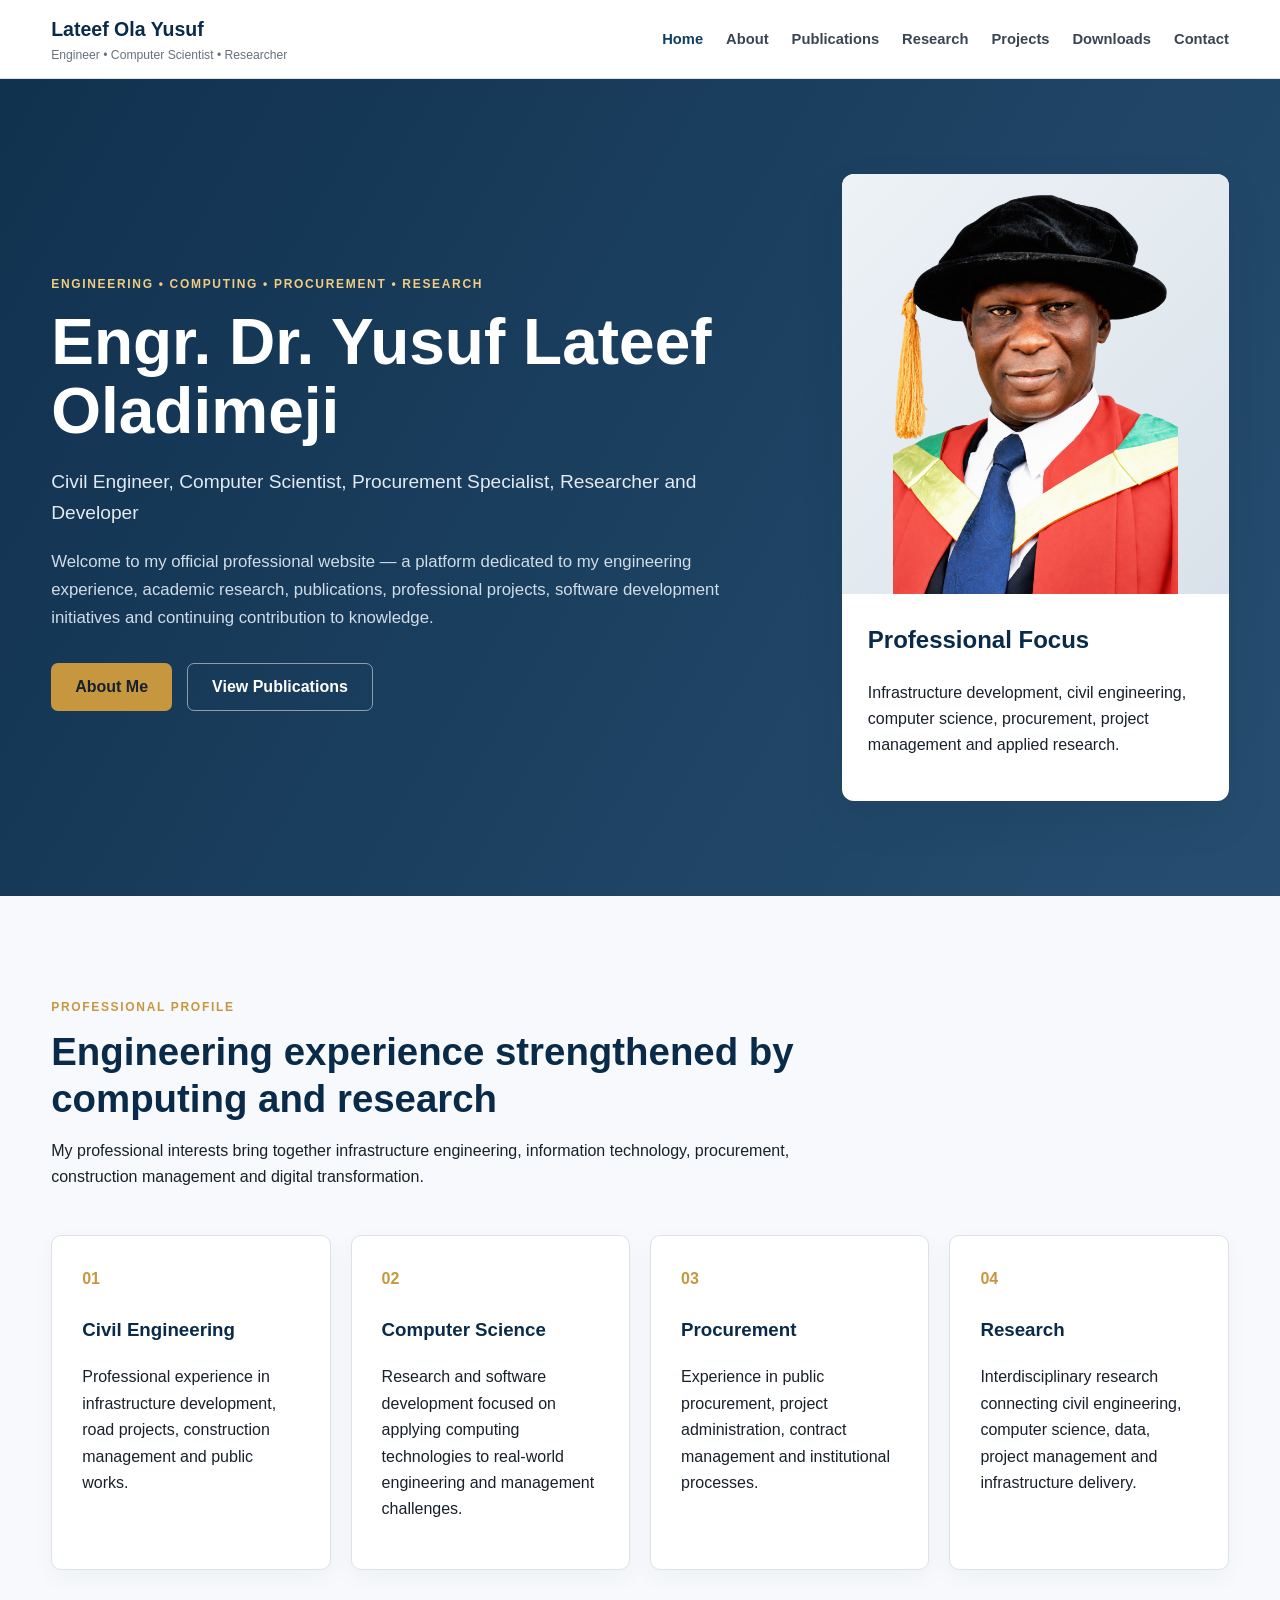
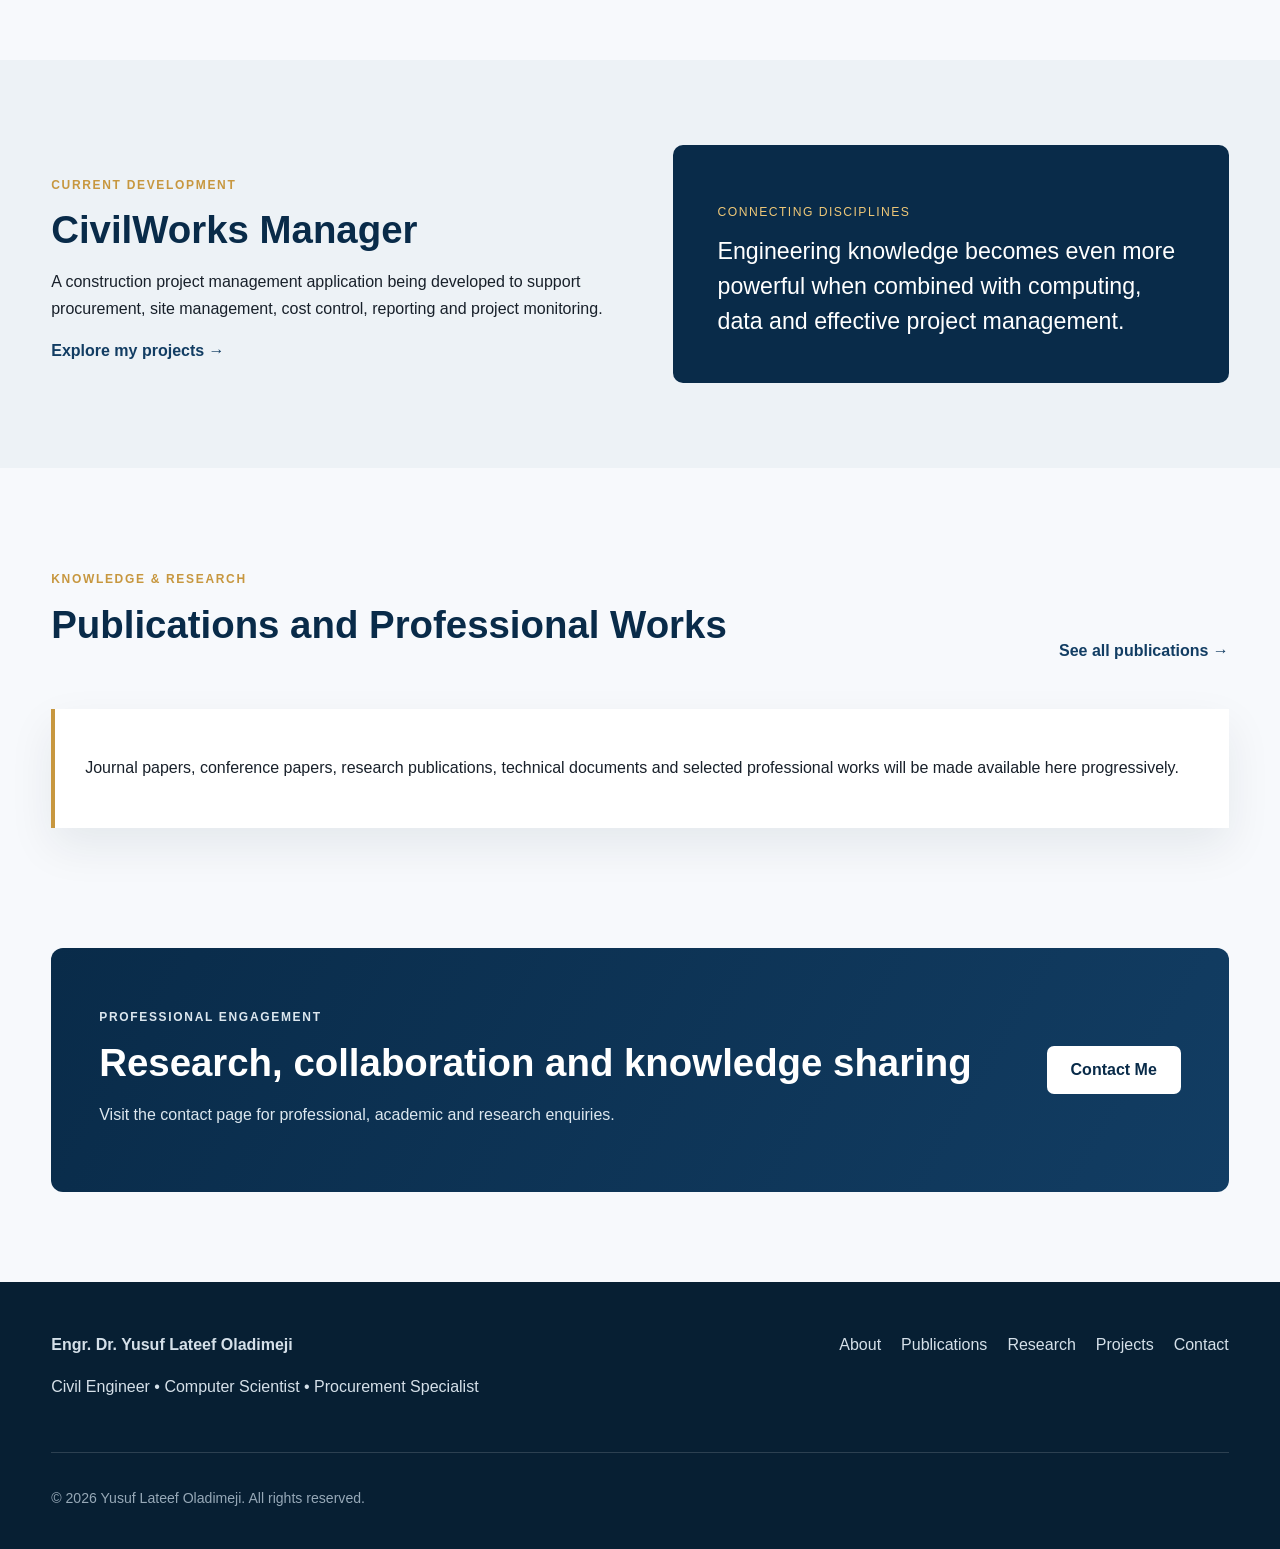
<file: index.html>
<!DOCTYPE html>
<html lang="en">
<head>
    <meta charset="UTF-8">
    <meta name="viewport" content="width=device-width, initial-scale=1.0">

    <title>Engr. Dr. Yusuf Lateef Oladimeji | Official Website</title>

    <meta name="description"
          content="Official professional website of Engr. Dr. Yusuf Lateef Oladimeji — Civil Engineer, Computer Scientist, Procurement Specialist, Researcher and Developer.">

    <meta name="author" content="Engr. Dr. Yusuf Lateef Oladimeji">
    <meta name="robots" content="index, follow">

    <link rel="canonical" href="https://lateefolayusuf.com/">

    <!-- Open Graph -->
    <meta property="og:type" content="website">
    <meta property="og:title" content="Engr. Dr. Yusuf Lateef Oladimeji | Official Website">
    <meta property="og:description"
          content="Civil Engineer, Computer Scientist, Procurement Specialist, Researcher and Developer.">
    <meta property="og:url" content="https://lateefolayusuf.com/">
    <meta property="og:image" content="https://lateefolayusuf.com/images/profile.png">
    <meta property="og:site_name" content="Engr. Dr. Yusuf Lateef Oladimeji">

    <!-- Structured Data -->
    <script type="application/ld+json">
    {
      "@context": "https://schema.org",
      "@type": "Person",
      "name": "Yusuf Lateef Oladimeji",
      "honorificPrefix": "Engr. Dr.",
      "url": "https://lateefolayusuf.com/",
      "image": "https://lateefolayusuf.com/images/profile.png",
      "jobTitle": [
        "Civil Engineer",
        "Computer Scientist",
        "Procurement Specialist",
        "Researcher",
        "Developer"
      ]
    }
    </script>

    <link rel="stylesheet" href="css/site.css">
</head>

<body>

<header class="site-header">
    <div class="container nav-container">

        <a class="brand" href="index.html">
            <span class="brand-main">Lateef Ola Yusuf</span>
            <span class="brand-sub">Engineer • Computer Scientist • Researcher</span>
        </a>

        <button class="menu-toggle"
                type="button"
                aria-label="Open navigation menu"
                aria-expanded="false">
            ☰
        </button>

        <nav class="main-nav">
            <a class="active" href="index.html">Home</a>
            <a href="about.html">About</a>
            <a href="publications.html">Publications</a>
            <a href="research.html">Research</a>
            <a href="projects.html">Projects</a>
            <a href="downloads.html">Downloads</a>
            <a href="contact.html">Contact</a>
        </nav>

    </div>
</header>


<main>

    <section class="hero">
        <div class="container hero-grid">

            <div class="hero-content">

                <p class="eyebrow">
                    Engineering • Computing • Procurement • Research
                </p>

                <h1>
                    Engr. Dr. Yusuf Lateef Oladimeji
                </h1>

                <p class="hero-title">
                    Civil Engineer, Computer Scientist,
                    Procurement Specialist, Researcher and Developer
                </p>

                <p class="hero-text">
                    Welcome to my official professional website — a platform
                    dedicated to my engineering experience, academic research,
                    publications, professional projects, software development
                    initiatives and continuing contribution to knowledge.
                </p>

                <div class="hero-actions">
                    <a class="button primary" href="about.html">
                        About Me
                    </a>

                    <a class="button secondary" href="publications.html">
                        View Publications
                    </a>
                </div>

            </div>


            <div class="profile-card">

                <div class="photo-placeholder">
    <img src="images/profile.png"
         alt="Engr. Dr. Yusuf Lateef Oladimeji"
         class="profile-photo">
</div>

                <div class="profile-card-body">
                    <h2>Professional Focus</h2>

                    <p>
                        Infrastructure development, civil engineering,
                        computer science, procurement, project management
                        and applied research.
                    </p>
                </div>

            </div>

        </div>
    </section>


    <section class="intro-section">
        <div class="container">

            <div class="section-heading">
                <p class="section-label">Professional Profile</p>

                <h2>
                    Engineering experience strengthened by
                    computing and research
                </h2>

                <p>
                    My professional interests bring together infrastructure
                    engineering, information technology, procurement,
                    construction management and digital transformation.
                </p>
            </div>


            <div class="feature-grid">

                <article class="feature-card">
                    <div class="feature-number">01</div>

                    <h3>Civil Engineering</h3>

                    <p>
                        Professional experience in infrastructure development,
                        road projects, construction management and public works.
                    </p>
                </article>


                <article class="feature-card">
                    <div class="feature-number">02</div>

                    <h3>Computer Science</h3>

                    <p>
                        Research and software development focused on applying
                        computing technologies to real-world engineering
                        and management challenges.
                    </p>
                </article>


                <article class="feature-card">
                    <div class="feature-number">03</div>

                    <h3>Procurement</h3>

                    <p>
                        Experience in public procurement, project administration,
                        contract management and institutional processes.
                    </p>
                </article>


                <article class="feature-card">
                    <div class="feature-number">04</div>

                    <h3>Research</h3>

                    <p>
                        Interdisciplinary research connecting civil engineering,
                        computer science, data, project management and
                        infrastructure delivery.
                    </p>
                </article>

            </div>

        </div>
    </section>


    <section class="highlight-section">
        <div class="container highlight-grid">

            <div>
                <p class="section-label">Current Development</p>

                <h2>CivilWorks Manager</h2>

                <p>
                    A construction project management application being
                    developed to support procurement, site management,
                    cost control, reporting and project monitoring.
                </p>

                <a class="text-link" href="projects.html">
                    Explore my projects →
                </a>
            </div>


            <div class="highlight-panel">

                <p class="highlight-label">
                    Connecting disciplines
                </p>

                <blockquote>
                    Engineering knowledge becomes even more powerful
                    when combined with computing, data and effective
                    project management.
                </blockquote>

            </div>

        </div>
    </section>


    <section class="publications-preview">
        <div class="container">

            <div class="section-heading row-heading">
                <div>
                    <p class="section-label">Knowledge & Research</p>
                    <h2>Publications and Professional Works</h2>
                </div>

                <a class="text-link" href="publications.html">
                    See all publications →
                </a>
            </div>


            <div class="publication-placeholder">

                <p>
                    Journal papers, conference papers, research publications,
                    technical documents and selected professional works
                    will be made available here progressively.
                </p>

            </div>

        </div>
    </section>


    <section class="cta-section">

        <div class="container cta-box">

            <div>
                <p class="section-label">Professional Engagement</p>

                <h2>
                    Research, collaboration and knowledge sharing
                </h2>

                <p>
                    Visit the contact page for professional,
                    academic and research enquiries.
                </p>
            </div>

            <a class="button light" href="contact.html">
                Contact Me
            </a>

        </div>

    </section>

</main>


<footer class="site-footer">

    <div class="container footer-grid">

        <div>
            <strong>Engr. Dr. Yusuf Lateef Oladimeji</strong>

            <p>
                Civil Engineer • Computer Scientist • Procurement Specialist
            </p>
        </div>

        <div class="footer-links">
            <a href="about.html">About</a>
            <a href="publications.html">Publications</a>
            <a href="research.html">Research</a>
            <a href="projects.html">Projects</a>
            <a href="contact.html">Contact</a>
        </div>

    </div>

    <div class="container copyright">
        <p>
            © <span id="year"></span> Yusuf Lateef Oladimeji.
            All rights reserved.
        </p>
    </div>

</footer>

<script src="js/site.js"></script>

</body>
</html>
</file>
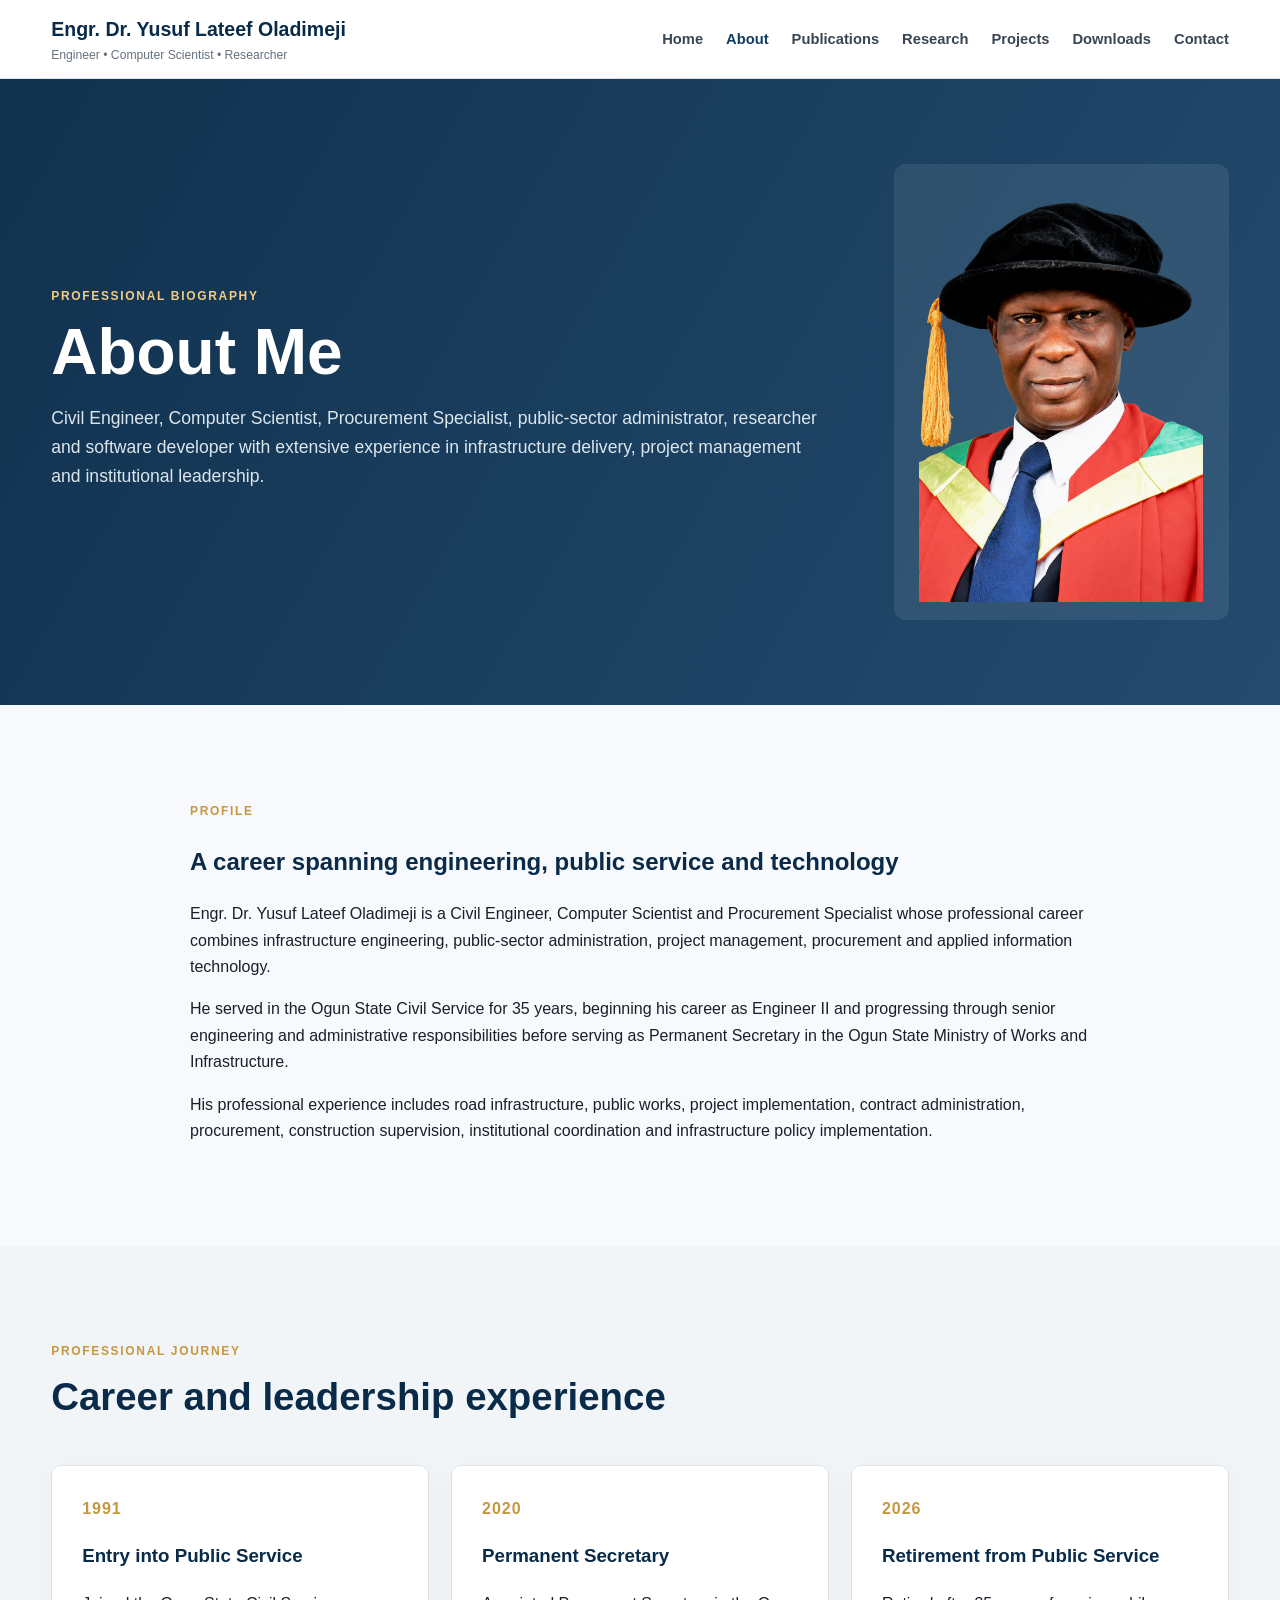
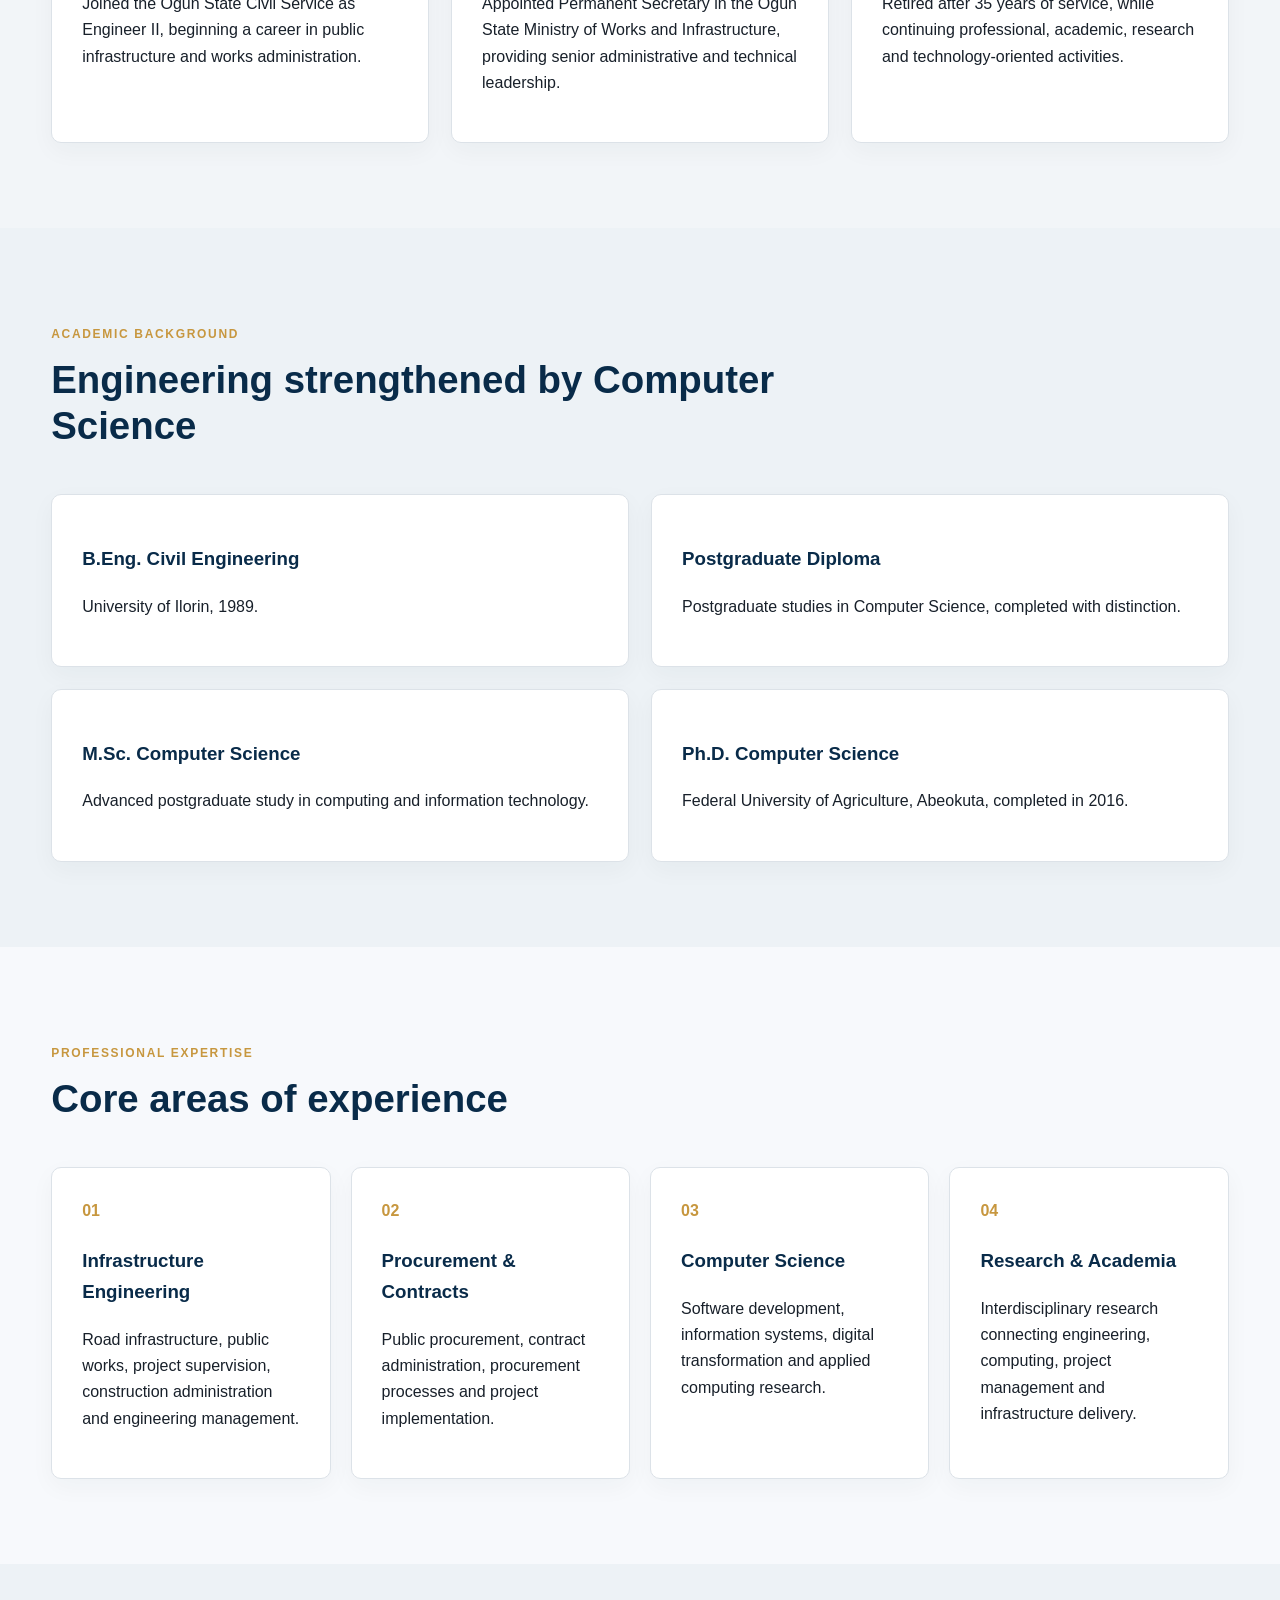
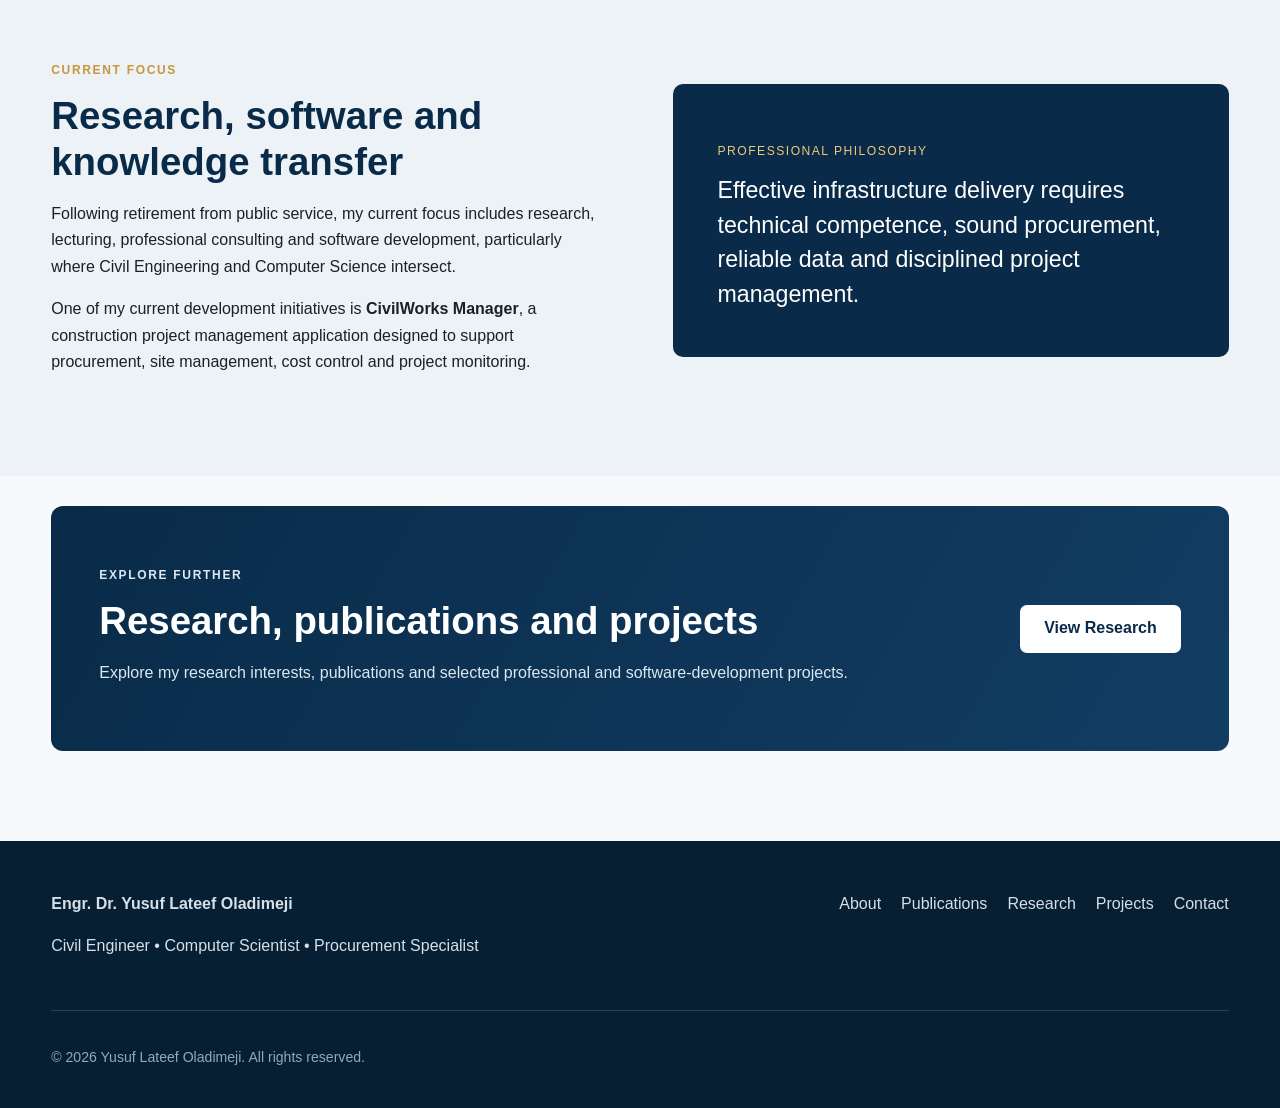
<file: about.html>
<!DOCTYPE html>
<html lang="en">
<head>
    <meta charset="UTF-8">
    <meta name="viewport" content="width=device-width, initial-scale=1.0">

    <title>About | Engr. Dr. Yusuf Lateef Oladimeji</title>

    <meta name="description"
          content="Professional biography of Engr. Dr. Yusuf Lateef Oladimeji — Civil Engineer, Computer Scientist, Procurement Specialist, Researcher and Developer.">

    <meta name="author" content="Engr. Dr. Yusuf Lateef Oladimeji">
    <meta name="robots" content="index, follow">

    <link rel="canonical" href="https://lateefolayusuf.com/about">

    <!-- Open Graph -->
    <meta property="og:type" content="website">
    <meta property="og:title" content="About | Engr. Dr. Yusuf Lateef Oladimeji">
    <meta property="og:description" content="Professional biography of Engr. Dr. Yusuf Lateef Oladimeji — Civil Engineer, Computer Scientist, Procurement Specialist, Researcher and Developer.">
    <meta property="og:url" content="https://lateefolayusuf.com/about">
    <meta property="og:image" content="https://lateefolayusuf.com/images/profile.png">
    <meta property="og:site_name" content="Engr. Dr. Yusuf Lateef Oladimeji">

    <link rel="stylesheet" href="css/site.css">
</head>

<body>

<header class="site-header">
    <div class="container nav-container">

        <a class="brand" href="index.html">
            <span class="brand-main">Engr. Dr. Yusuf Lateef Oladimeji</span>
            <span class="brand-sub">Engineer • Computer Scientist • Researcher</span>
        </a>

        <button class="menu-toggle"
                type="button"
                aria-label="Open navigation menu"
                aria-expanded="false">
            ☰
        </button>

        <nav class="main-nav">
            <a href="index.html">Home</a>
            <a class="active" href="about.html">About</a>
            <a href="publications.html">Publications</a>
            <a href="research.html">Research</a>
            <a href="projects.html">Projects</a>
            <a href="downloads.html">Downloads</a>
            <a href="contact.html">Contact</a>
        </nav>

    </div>
</header>


<main>

    <section class="page-hero">
        <div class="container page-hero-grid">

            <div>
                <p class="eyebrow">Professional Biography</p>

                <h1>About Me</h1>

                <p class="page-lead">
                    Civil Engineer, Computer Scientist, Procurement Specialist,
                    public-sector administrator, researcher and software developer
                    with extensive experience in infrastructure delivery,
                    project management and institutional leadership.
                </p>
            </div>

            <div class="about-photo-card">
                <img src="images/profile.png"
                     alt="Engr. Dr. Yusuf Lateef Oladimeji"
                     class="about-photo">
            </div>

        </div>
    </section>


    <section class="content-section">
        <div class="container narrow-content">

            <p class="section-label">Profile</p>

            <h2>A career spanning engineering, public service and technology</h2>

            <p>
                Engr. Dr. Yusuf Lateef Oladimeji is a Civil Engineer,
                Computer Scientist and Procurement Specialist whose professional
                career combines infrastructure engineering, public-sector
                administration, project management, procurement and applied
                information technology.
            </p>

            <p>
                He served in the Ogun State Civil Service for 35 years,
                beginning his career as Engineer II and progressing through
                senior engineering and administrative responsibilities before
                serving as Permanent Secretary in the Ogun State Ministry of
                Works and Infrastructure.
            </p>

            <p>
                His professional experience includes road infrastructure,
                public works, project implementation, contract administration,
                procurement, construction supervision, institutional coordination
                and infrastructure policy implementation.
            </p>

        </div>
    </section>


    <section class="timeline-section">
        <div class="container">

            <div class="section-heading">
                <p class="section-label">Professional Journey</p>
                <h2>Career and leadership experience</h2>
            </div>

            <div class="timeline-grid">

                <article class="timeline-card">
                    <span class="timeline-year">1991</span>
                    <h3>Entry into Public Service</h3>
                    <p>
                        Joined the Ogun State Civil Service as Engineer II,
                        beginning a career in public infrastructure and works
                        administration.
                    </p>
                </article>

                <article class="timeline-card">
                    <span class="timeline-year">2020</span>
                    <h3>Permanent Secretary</h3>
                    <p>
                        Appointed Permanent Secretary in the Ogun State Ministry
                        of Works and Infrastructure, providing senior administrative
                        and technical leadership.
                    </p>
                </article>

                <article class="timeline-card">
                    <span class="timeline-year">2026</span>
                    <h3>Retirement from Public Service</h3>
                    <p>
                        Retired after 35 years of service, while continuing
                        professional, academic, research and technology-oriented
                        activities.
                    </p>
                </article>

            </div>

        </div>
    </section>


    <section class="content-section alternate-section">
        <div class="container">

            <div class="section-heading">
                <p class="section-label">Academic Background</p>
                <h2>Engineering strengthened by Computer Science</h2>
            </div>

            <div class="credential-grid">

                <article class="credential-card">
                    <h3>B.Eng. Civil Engineering</h3>
                    <p>
                        University of Ilorin, 1989.
                    </p>
                </article>

                <article class="credential-card">
                    <h3>Postgraduate Diploma</h3>
                    <p>
                        Postgraduate studies in Computer Science,
                        completed with distinction.
                    </p>
                </article>

                <article class="credential-card">
                    <h3>M.Sc. Computer Science</h3>
                    <p>
                        Advanced postgraduate study in computing and
                        information technology.
                    </p>
                </article>

                <article class="credential-card">
                    <h3>Ph.D. Computer Science</h3>
                    <p>
                        Federal University of Agriculture, Abeokuta,
                        completed in 2016.
                    </p>
                </article>

            </div>

        </div>
    </section>


    <section class="content-section">
        <div class="container">

            <div class="section-heading">
                <p class="section-label">Professional Expertise</p>
                <h2>Core areas of experience</h2>
            </div>

            <div class="feature-grid">

                <article class="feature-card">
                    <div class="feature-number">01</div>
                    <h3>Infrastructure Engineering</h3>
                    <p>
                        Road infrastructure, public works, project supervision,
                        construction administration and engineering management.
                    </p>
                </article>

                <article class="feature-card">
                    <div class="feature-number">02</div>
                    <h3>Procurement & Contracts</h3>
                    <p>
                        Public procurement, contract administration, procurement
                        processes and project implementation.
                    </p>
                </article>

                <article class="feature-card">
                    <div class="feature-number">03</div>
                    <h3>Computer Science</h3>
                    <p>
                        Software development, information systems, digital
                        transformation and applied computing research.
                    </p>
                </article>

                <article class="feature-card">
                    <div class="feature-number">04</div>
                    <h3>Research & Academia</h3>
                    <p>
                        Interdisciplinary research connecting engineering,
                        computing, project management and infrastructure delivery.
                    </p>
                </article>

            </div>

        </div>
    </section>


    <section class="highlight-section">
        <div class="container highlight-grid">

            <div>
                <p class="section-label">Current Focus</p>

                <h2>Research, software and knowledge transfer</h2>

                <p>
                    Following retirement from public service, my current focus
                    includes research, lecturing, professional consulting and
                    software development, particularly where Civil Engineering
                    and Computer Science intersect.
                </p>

                <p>
                    One of my current development initiatives is
                    <strong>CivilWorks Manager</strong>, a construction project
                    management application designed to support procurement,
                    site management, cost control and project monitoring.
                </p>
            </div>

            <div class="highlight-panel">
                <p class="highlight-label">Professional Philosophy</p>

                <blockquote>
                    Effective infrastructure delivery requires technical
                    competence, sound procurement, reliable data and
                    disciplined project management.
                </blockquote>
            </div>

        </div>
    </section>


    <section class="cta-section">
        <div class="container cta-box">

            <div>
                <p class="section-label">Explore Further</p>

                <h2>Research, publications and projects</h2>

                <p>
                    Explore my research interests, publications and selected
                    professional and software-development projects.
                </p>
            </div>

            <a class="button light" href="research.html">
                View Research
            </a>

        </div>
    </section>

</main>


<footer class="site-footer">

    <div class="container footer-grid">

        <div>
            <strong>Engr. Dr. Yusuf Lateef Oladimeji</strong>

            <p>
                Civil Engineer • Computer Scientist • Procurement Specialist
            </p>
        </div>

        <div class="footer-links">
            <a href="about.html">About</a>
            <a href="publications.html">Publications</a>
            <a href="research.html">Research</a>
            <a href="projects.html">Projects</a>
            <a href="contact.html">Contact</a>
        </div>

    </div>

    <div class="container copyright">
        <p>
            © <span id="year"></span> Yusuf Lateef Oladimeji.
            All rights reserved.
        </p>
    </div>

</footer>

<script src="js/site.js"></script>

</body>
</html>
</file>
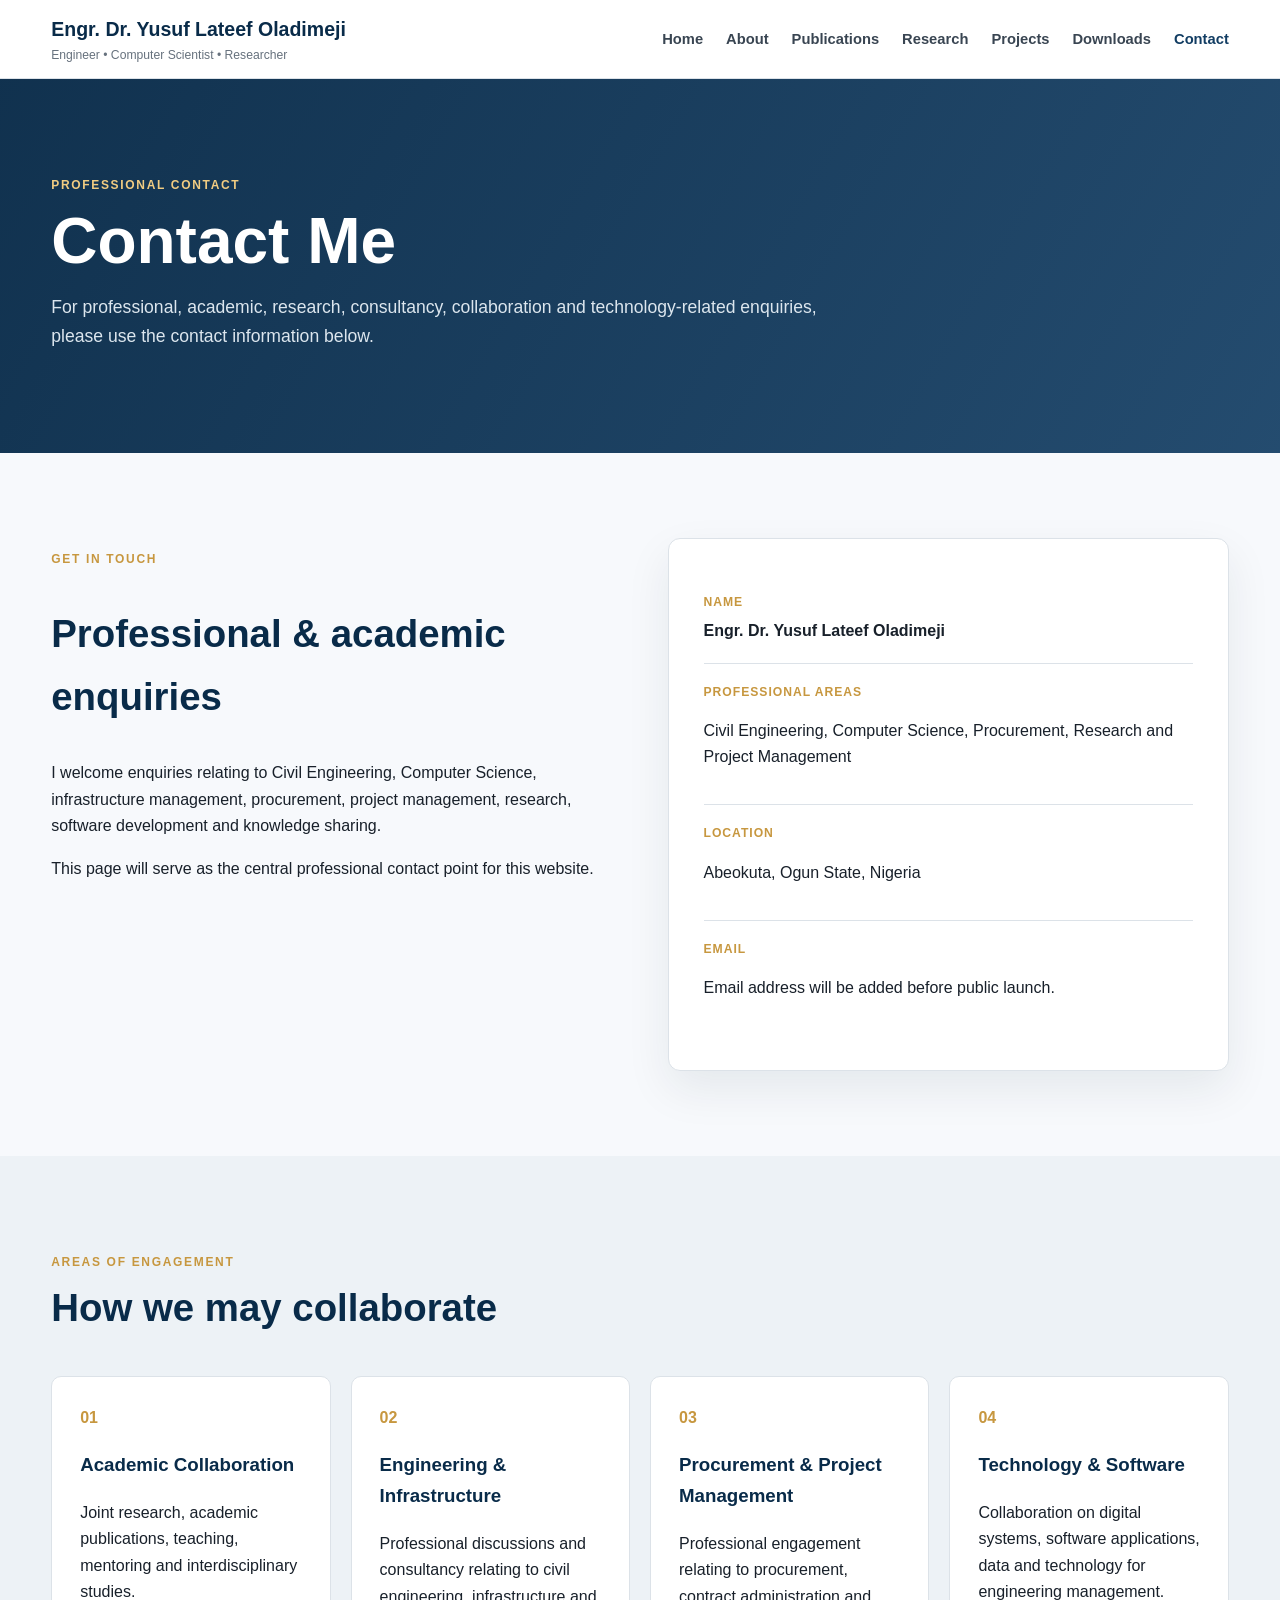
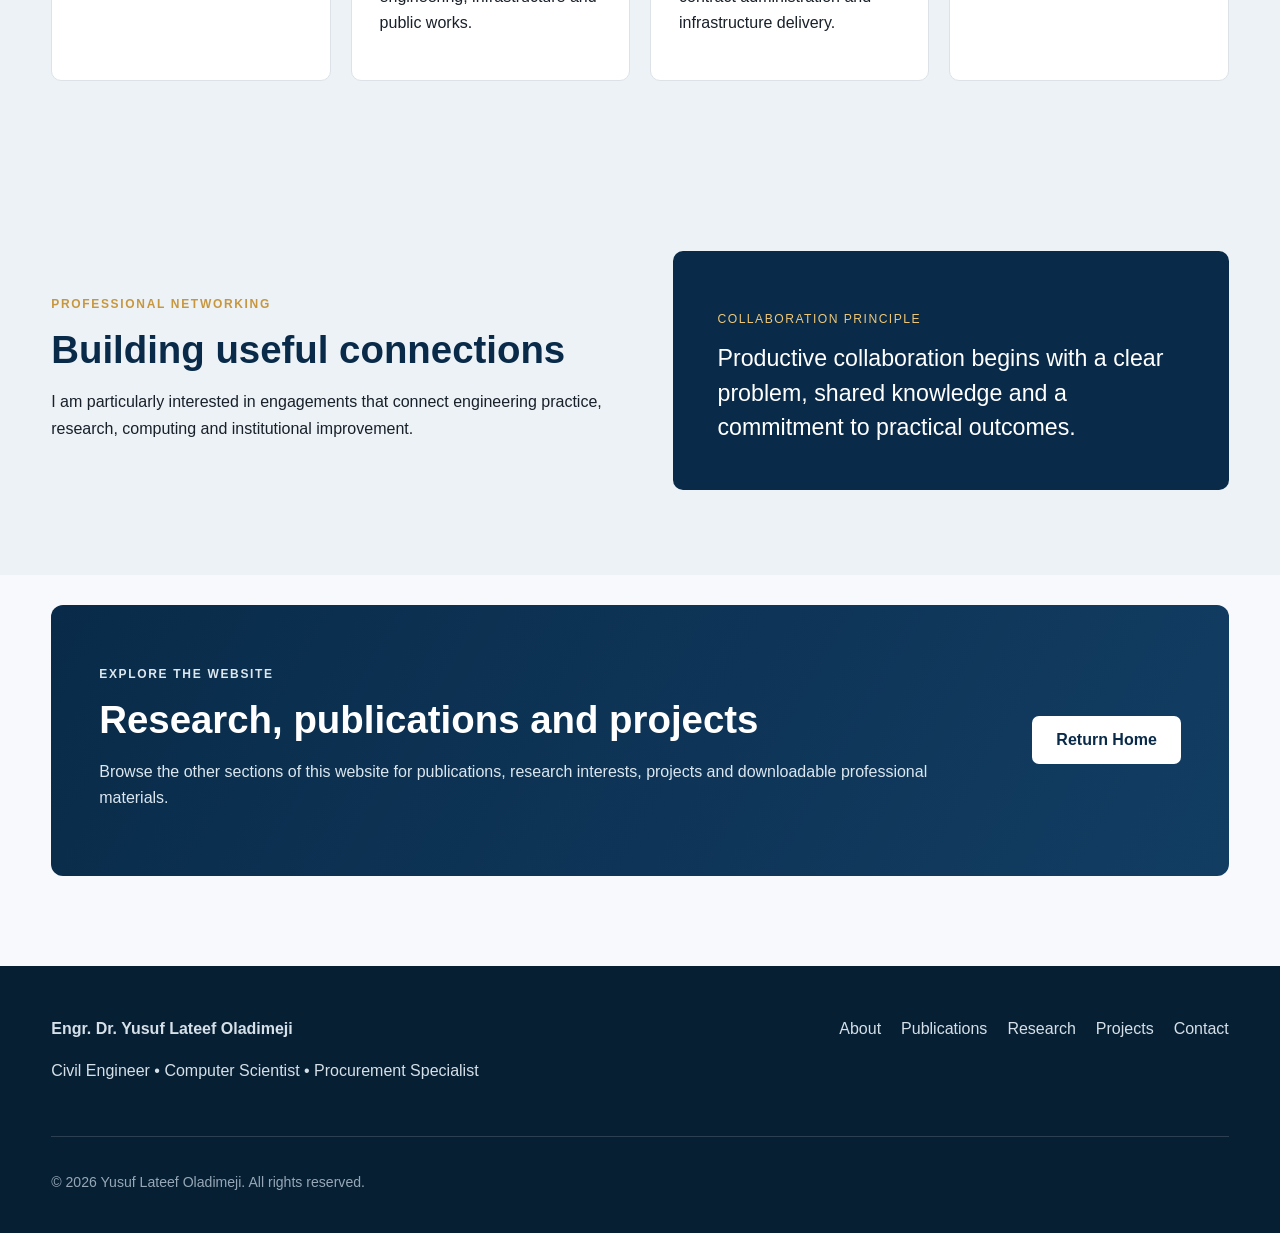
<file: contact.html>
<!DOCTYPE html>
<html lang="en">
<head>
    <meta charset="UTF-8">
    <meta name="viewport" content="width=device-width, initial-scale=1.0">

    <title>Contact | Engr. Dr. Yusuf Lateef Oladimeji</title>

    <meta name="description"
          content="Professional, academic and research contact information for Engr. Dr. Yusuf Lateef Oladimeji.">

    <meta name="author" content="Engr. Dr. Yusuf Lateef Oladimeji">
    <meta name="robots" content="index, follow">

    <link rel="canonical" href="https://lateefolayusuf.com/contact">

    <!-- Open Graph -->
    <meta property="og:type" content="website">
    <meta property="og:title" content="Contact | Engr. Dr. Yusuf Lateef Oladimeji">
    <meta property="og:description" content="Professional, academic and research contact information for Engr. Dr. Yusuf Lateef Oladimeji.">
    <meta property="og:url" content="https://lateefolayusuf.com/contact">
    <meta property="og:image" content="https://lateefolayusuf.com/images/profile.png">
    <meta property="og:site_name" content="Engr. Dr. Yusuf Lateef Oladimeji">

    <link rel="stylesheet" href="css/site.css">
</head>

<body>

<header class="site-header">
    <div class="container nav-container">

        <a class="brand" href="index.html">
            <span class="brand-main">Engr. Dr. Yusuf Lateef Oladimeji</span>
            <span class="brand-sub">Engineer • Computer Scientist • Researcher</span>
        </a>

        <button class="menu-toggle"
                type="button"
                aria-label="Open navigation menu"
                aria-expanded="false">
            ☰
        </button>

        <nav class="main-nav">
            <a href="index.html">Home</a>
            <a href="about.html">About</a>
            <a href="publications.html">Publications</a>
            <a href="research.html">Research</a>
            <a href="projects.html">Projects</a>
            <a href="downloads.html">Downloads</a>
            <a class="active" href="contact.html">Contact</a>
        </nav>

    </div>
</header>


<main>

    <section class="page-hero">
        <div class="container">

            <p class="eyebrow">Professional Contact</p>

            <h1>Contact Me</h1>

            <p class="page-lead">
                For professional, academic, research, consultancy,
                collaboration and technology-related enquiries,
                please use the contact information below.
            </p>

        </div>
    </section>


    <section class="content-section">
        <div class="container contact-grid">

            <div class="contact-intro">

                <p class="section-label">Get in Touch</p>

                <h2>Professional & academic enquiries</h2>

                <p>
                    I welcome enquiries relating to Civil Engineering,
                    Computer Science, infrastructure management,
                    procurement, project management, research,
                    software development and knowledge sharing.
                </p>

                <p>
                    This page will serve as the central professional
                    contact point for this website.
                </p>

            </div>


            <div class="contact-card">

                <div class="contact-item">
                    <span class="contact-label">Name</span>
                    <strong>Engr. Dr. Yusuf Lateef Oladimeji</strong>
                </div>

                <div class="contact-item">
                    <span class="contact-label">Professional Areas</span>
                    <p>
                        Civil Engineering, Computer Science,
                        Procurement, Research and Project Management
                    </p>
                </div>

                <div class="contact-item">
                    <span class="contact-label">Location</span>
                    <p>Abeokuta, Ogun State, Nigeria</p>
                </div>

                <div class="contact-item">
                    <span class="contact-label">Email</span>
                    <p>
                        Email address will be added before public launch.
                    </p>
                </div>

            </div>

        </div>
    </section>


    <section class="content-section alternate-section">
        <div class="container">

            <div class="section-heading">
                <p class="section-label">Areas of Engagement</p>

                <h2>How we may collaborate</h2>
            </div>


            <div class="contact-area-grid">

                <article>
                    <span>01</span>
                    <h3>Academic Collaboration</h3>
                    <p>
                        Joint research, academic publications,
                        teaching, mentoring and interdisciplinary studies.
                    </p>
                </article>

                <article>
                    <span>02</span>
                    <h3>Engineering & Infrastructure</h3>
                    <p>
                        Professional discussions and consultancy relating
                        to civil engineering, infrastructure and public works.
                    </p>
                </article>

                <article>
                    <span>03</span>
                    <h3>Procurement & Project Management</h3>
                    <p>
                        Professional engagement relating to procurement,
                        contract administration and infrastructure delivery.
                    </p>
                </article>

                <article>
                    <span>04</span>
                    <h3>Technology & Software</h3>
                    <p>
                        Collaboration on digital systems, software applications,
                        data and technology for engineering management.
                    </p>
                </article>

            </div>

        </div>
    </section>


    <section class="highlight-section">
        <div class="container highlight-grid">

            <div>
                <p class="section-label">Professional Networking</p>

                <h2>Building useful connections</h2>

                <p>
                    I am particularly interested in engagements that connect
                    engineering practice, research, computing and institutional
                    improvement.
                </p>
            </div>


            <div class="highlight-panel">

                <p class="highlight-label">Collaboration Principle</p>

                <blockquote>
                    Productive collaboration begins with a clear problem,
                    shared knowledge and a commitment to practical outcomes.
                </blockquote>

            </div>

        </div>
    </section>


    <section class="cta-section">

        <div class="container cta-box">

            <div>
                <p class="section-label">Explore the Website</p>

                <h2>Research, publications and projects</h2>

                <p>
                    Browse the other sections of this website for
                    publications, research interests, projects and
                    downloadable professional materials.
                </p>
            </div>

            <a class="button light" href="index.html">
                Return Home
            </a>

        </div>

    </section>

</main>


<footer class="site-footer">

    <div class="container footer-grid">

        <div>
            <strong>Engr. Dr. Yusuf Lateef Oladimeji</strong>

            <p>
                Civil Engineer • Computer Scientist • Procurement Specialist
            </p>
        </div>

        <div class="footer-links">
            <a href="about.html">About</a>
            <a href="publications.html">Publications</a>
            <a href="research.html">Research</a>
            <a href="projects.html">Projects</a>
            <a href="contact.html">Contact</a>
        </div>

    </div>

    <div class="container copyright">
        <p>
            © <span id="year"></span> Yusuf Lateef Oladimeji.
            All rights reserved.
        </p>
    </div>

</footer>

<script src="js/site.js"></script>

</body>
</html>
</file>
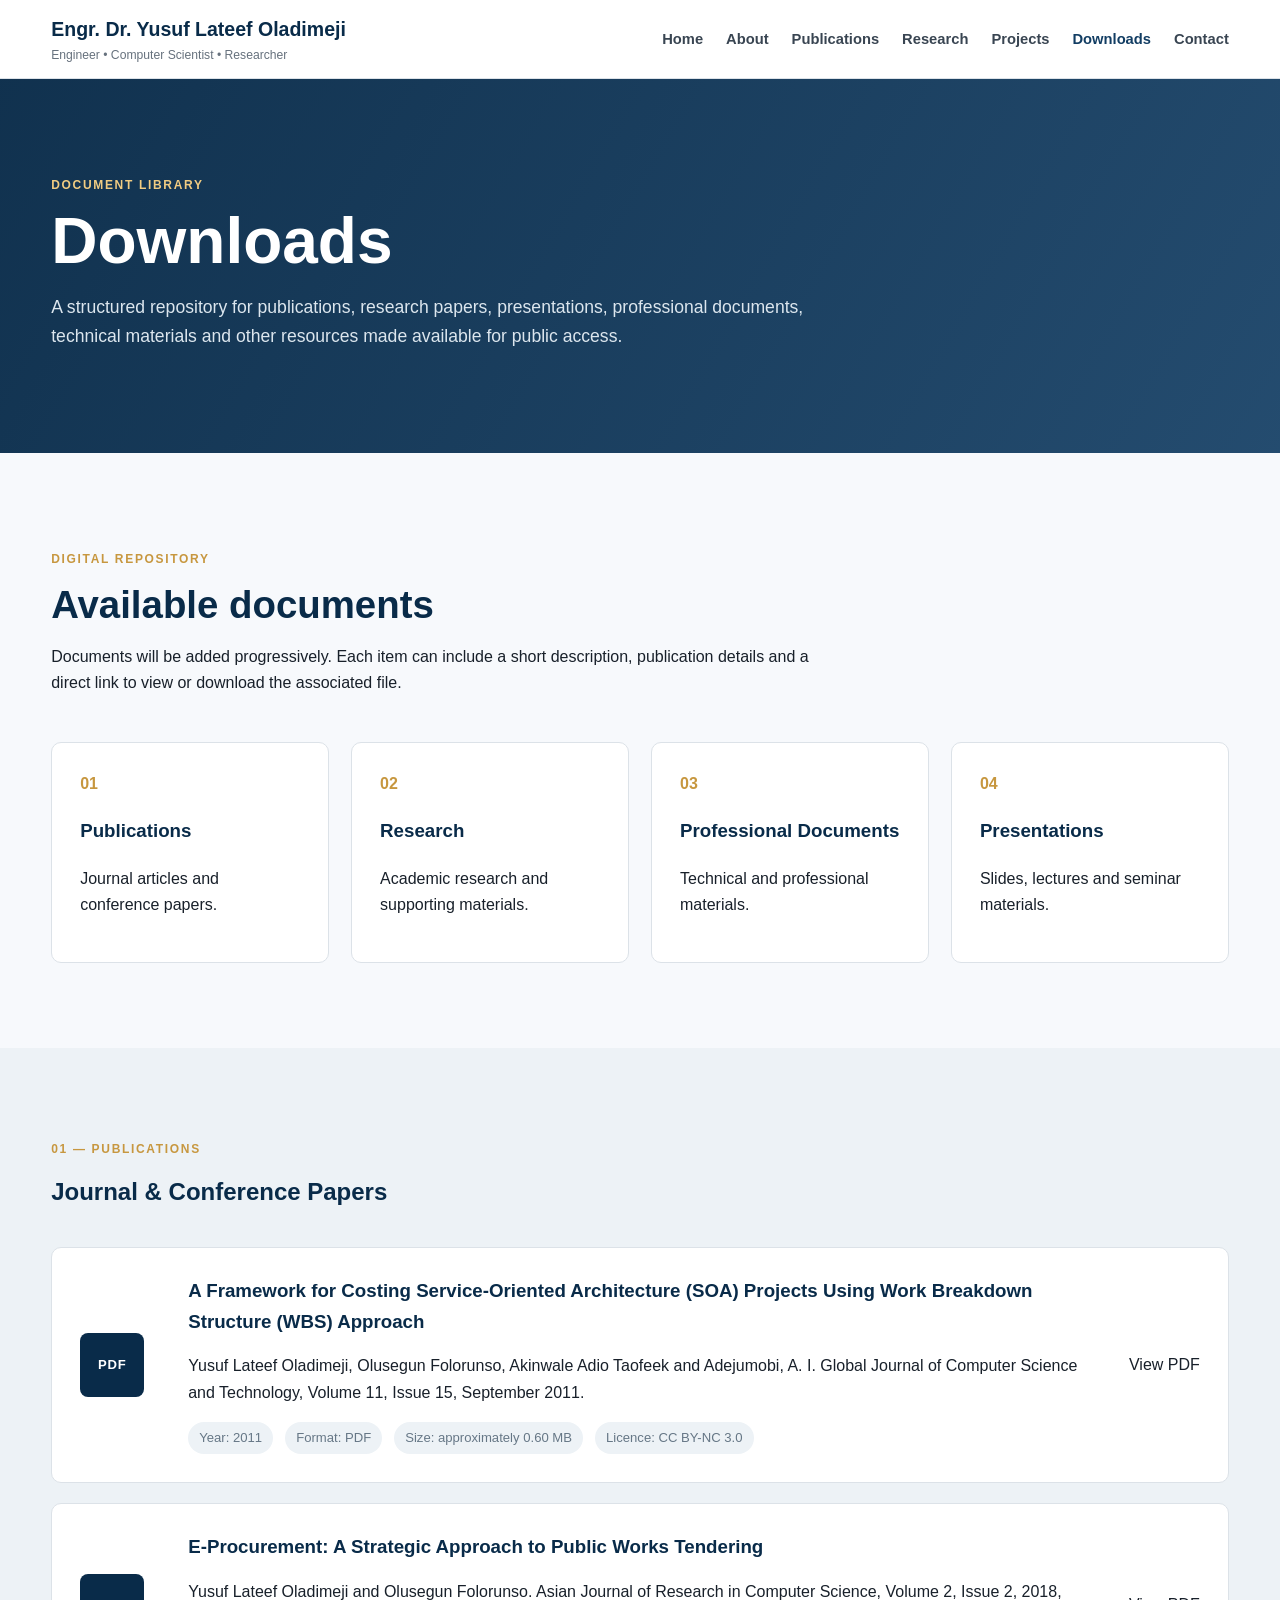
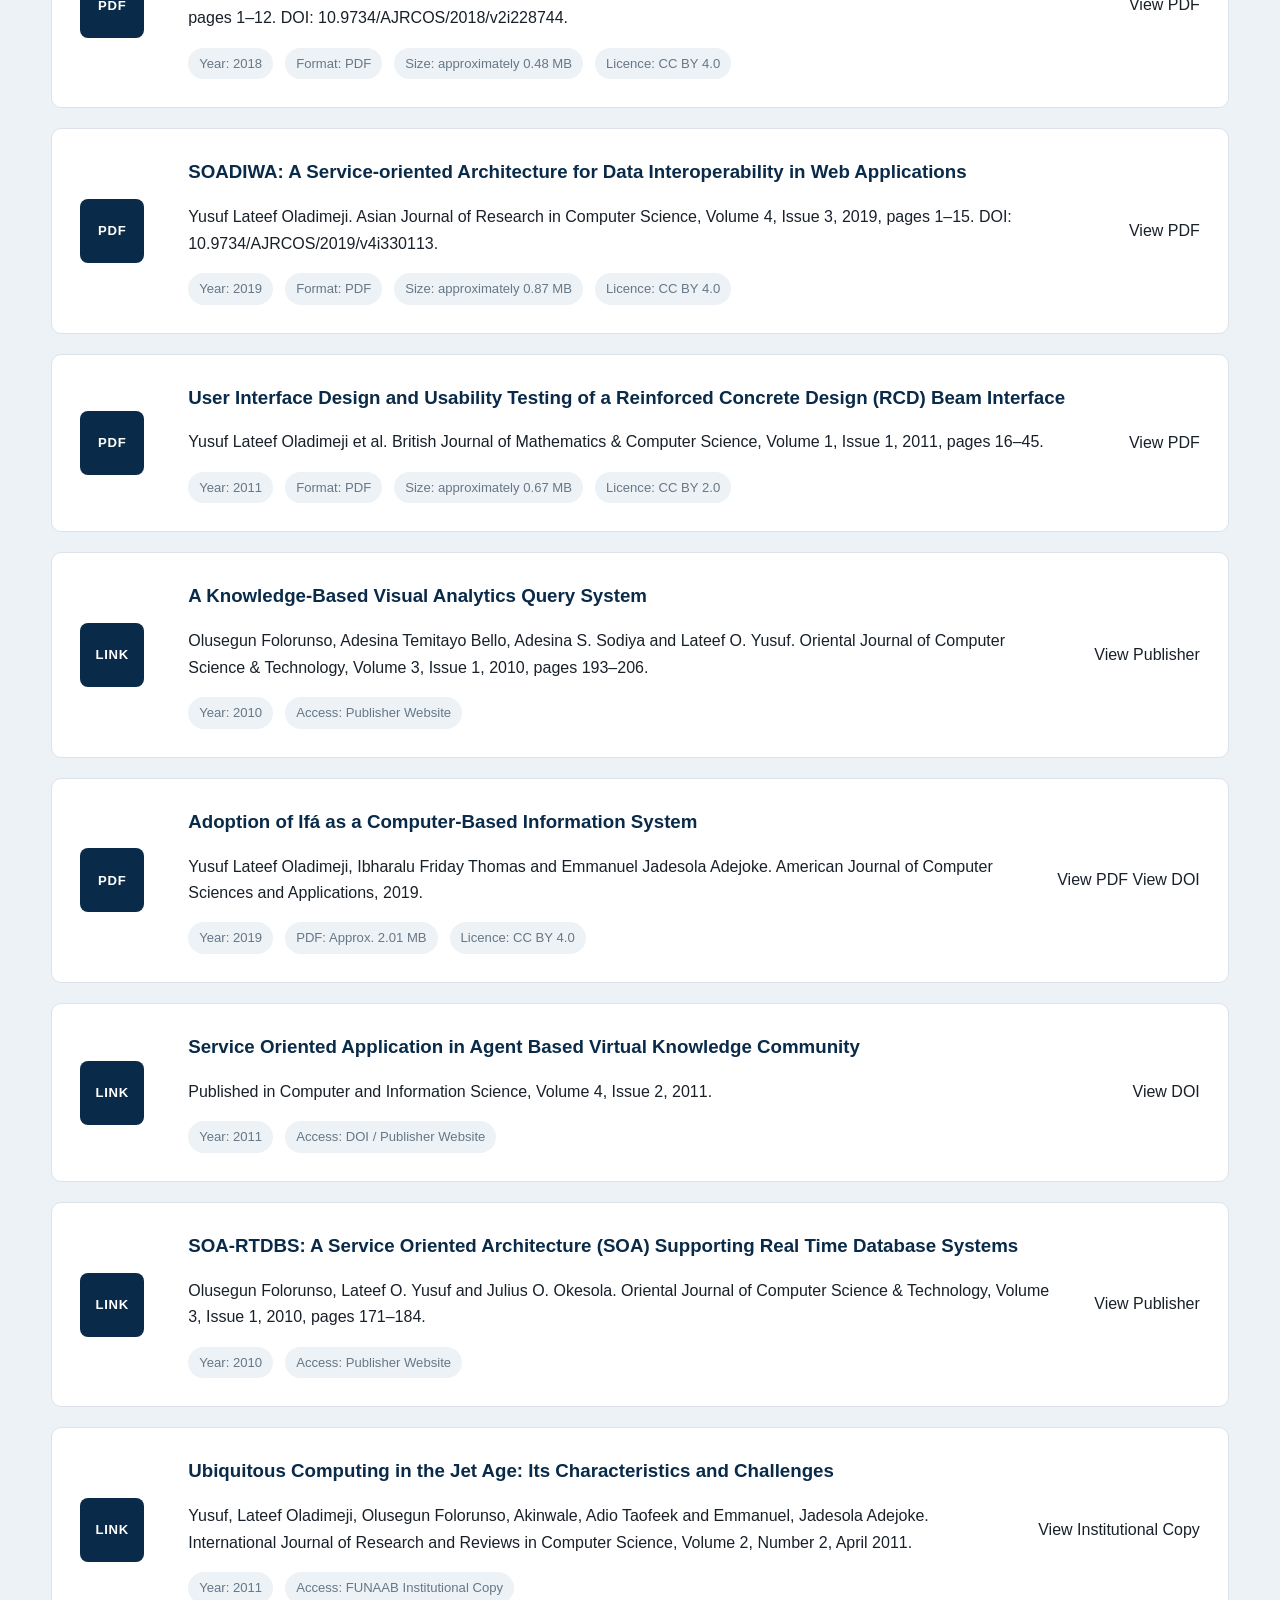
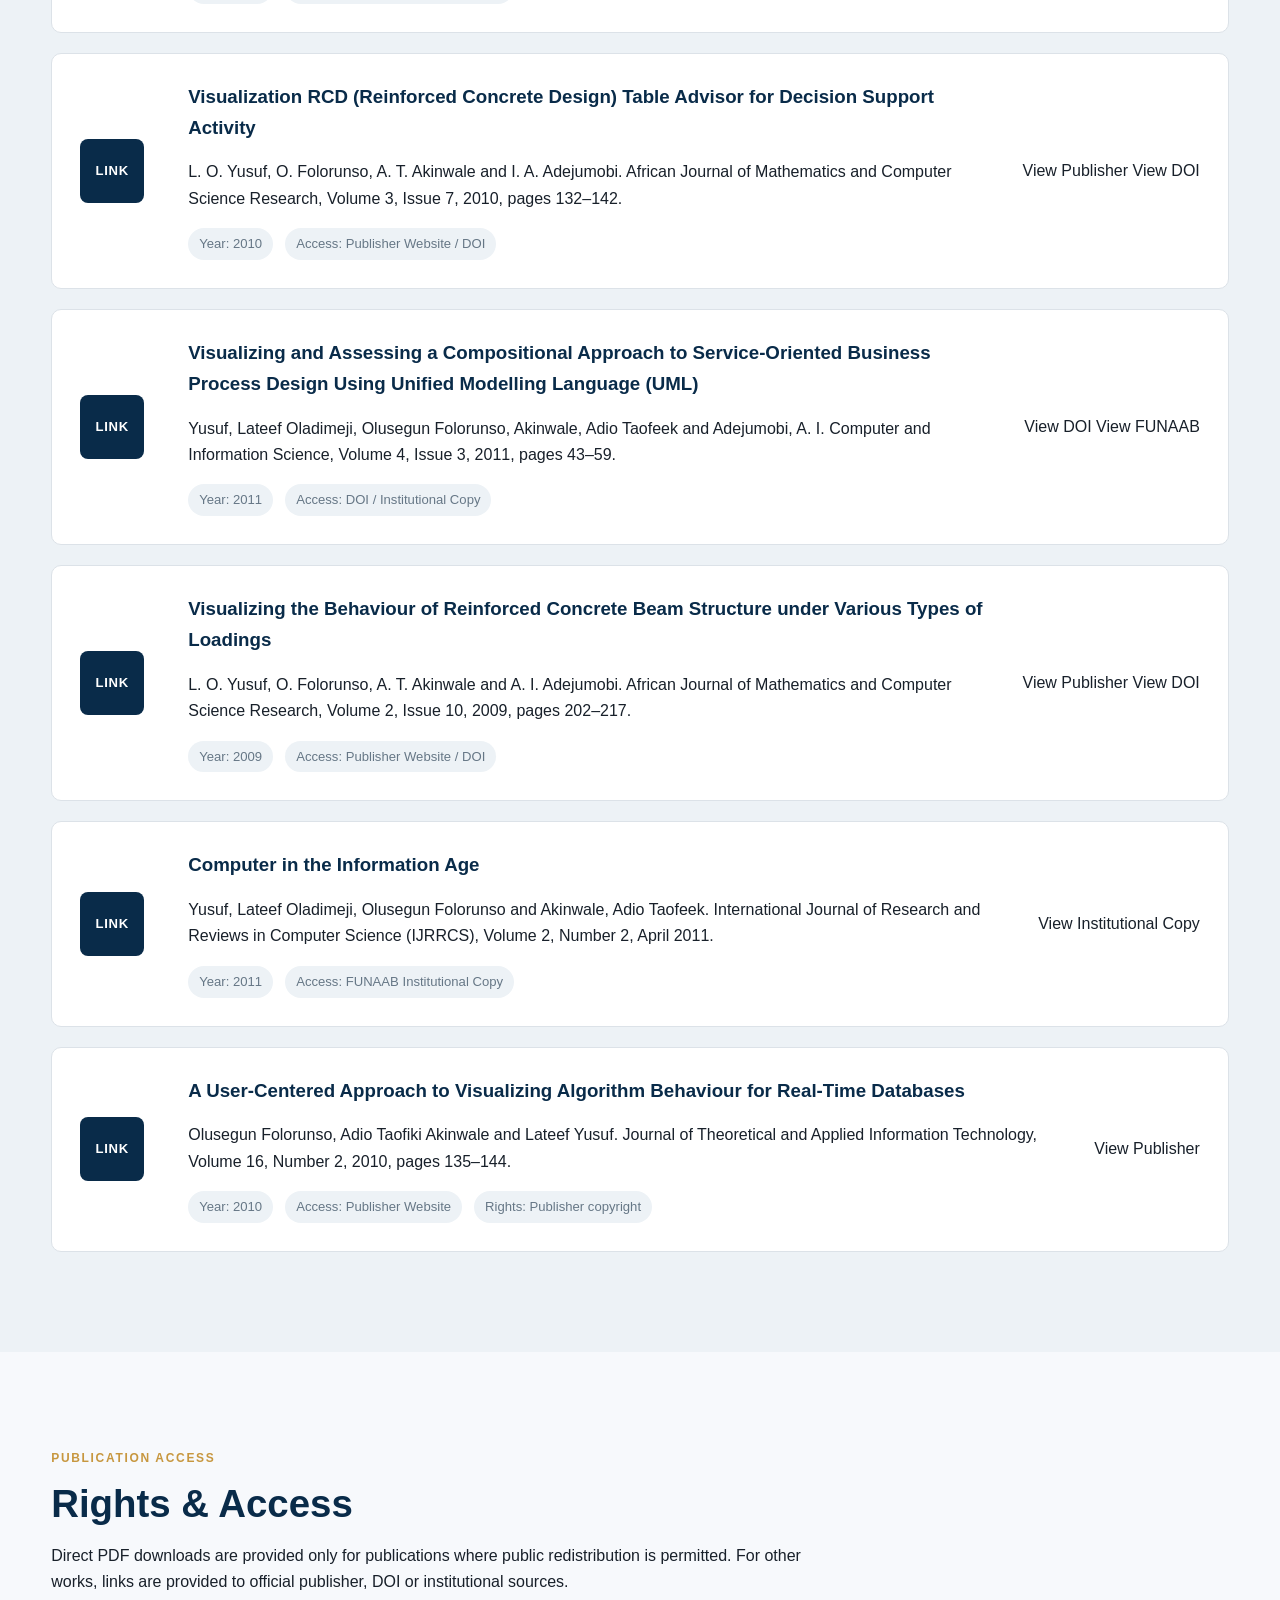
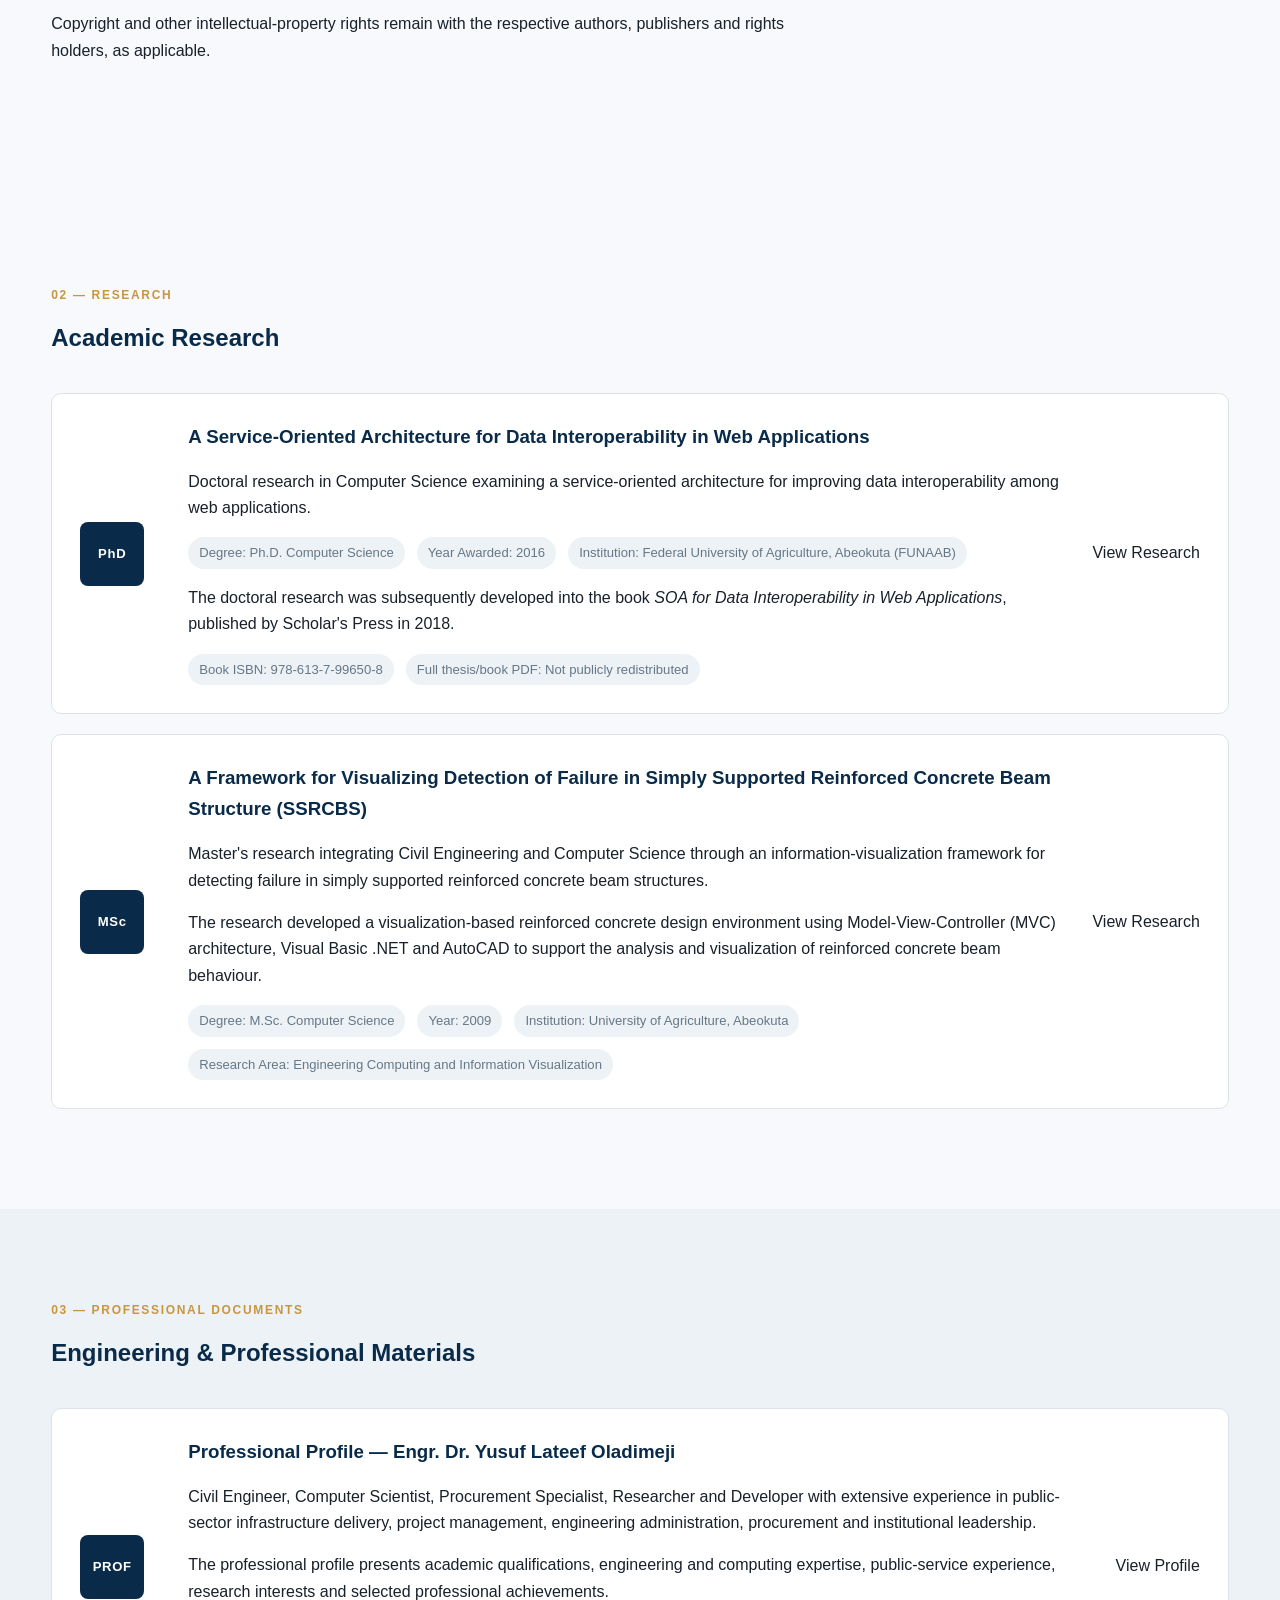
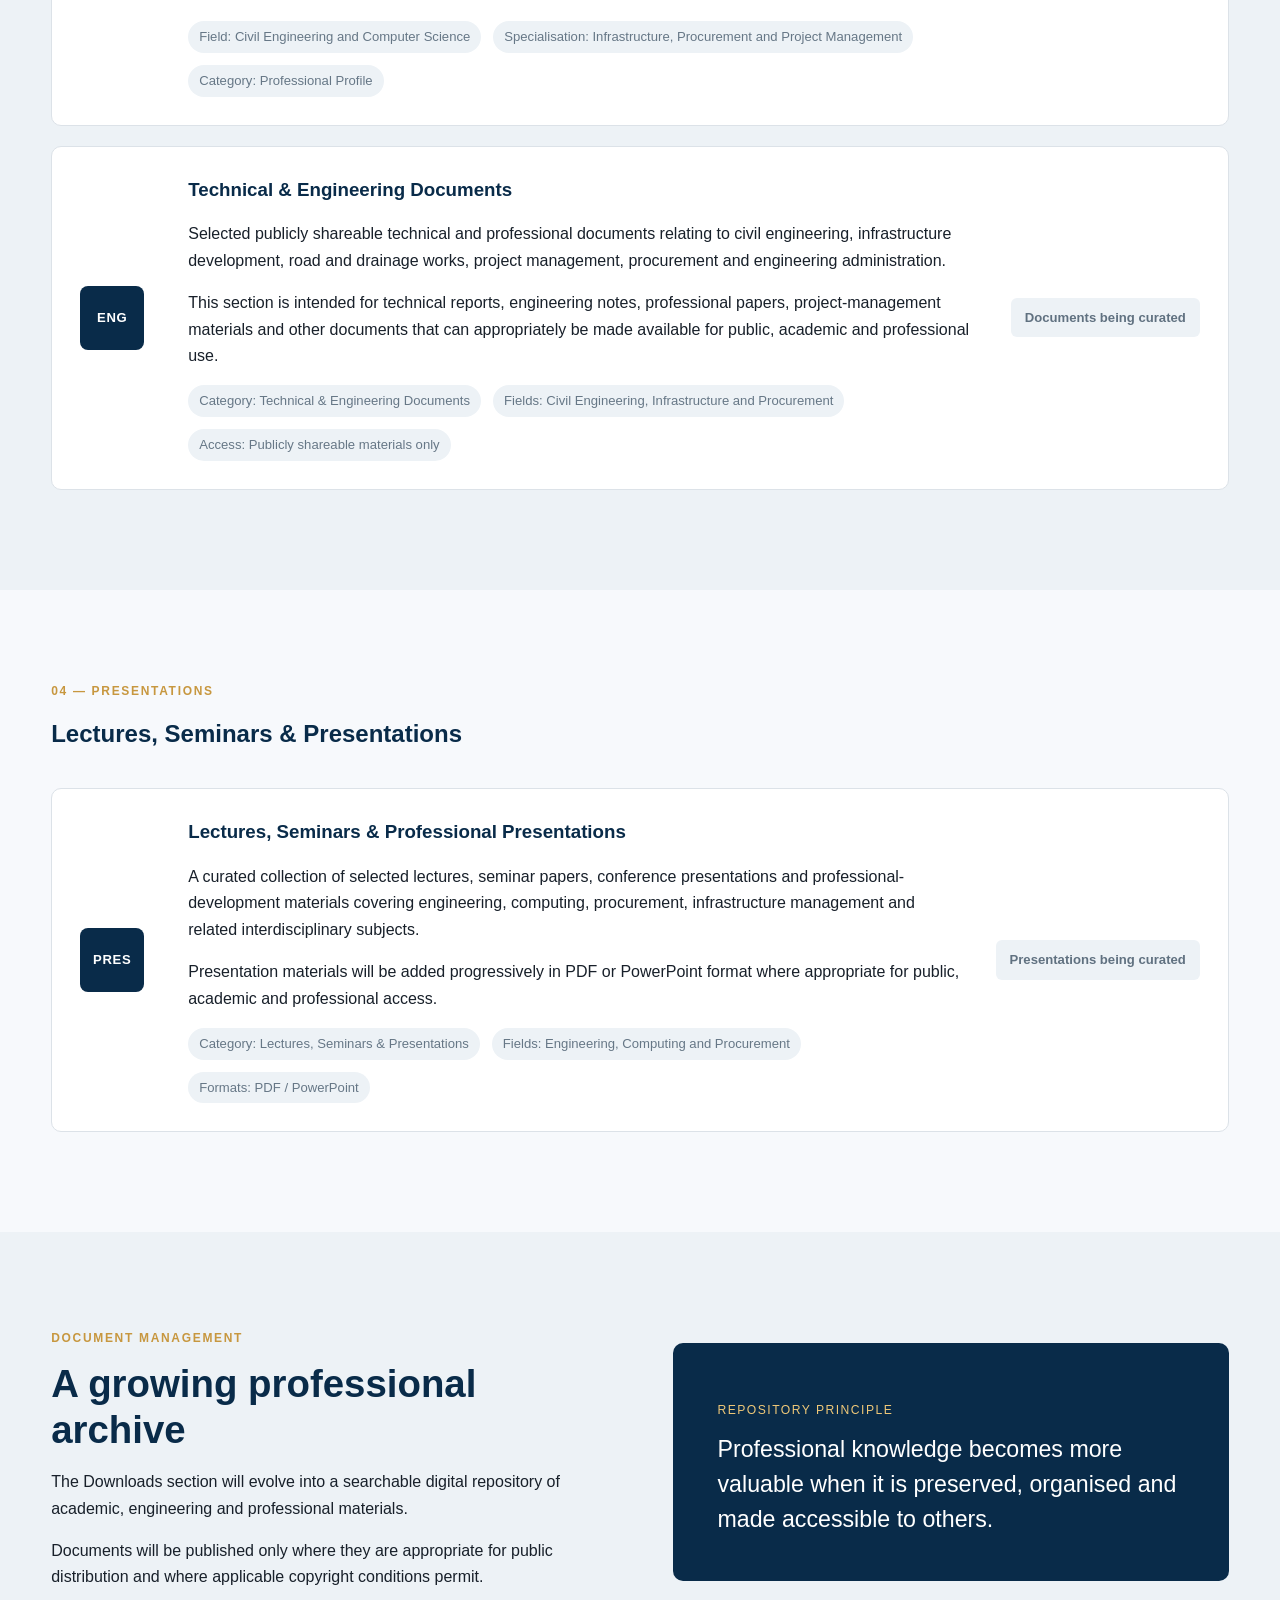
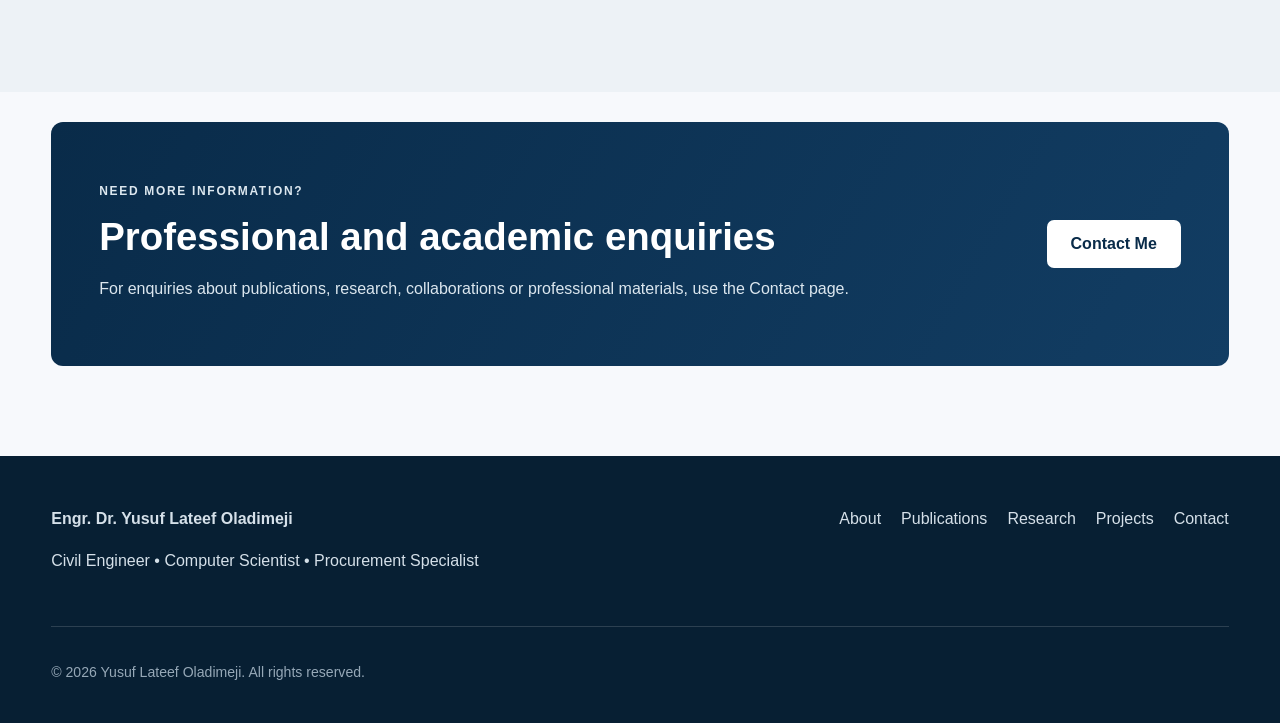
<file: downloads.html>
<!DOCTYPE html>
<html lang="en">
<head>
    <meta charset="UTF-8">
    <meta name="viewport" content="width=device-width, initial-scale=1.0">

    <title>Downloads | Engr. Dr. Yusuf Lateef Oladimeji</title>

    <meta name="description"
          content="Download publications, research papers, technical documents and professional materials of Engr. Dr. Yusuf Lateef Oladimeji.">

    <meta name="author" content="Engr. Dr. Yusuf Lateef Oladimeji">
    <meta name="robots" content="index, follow">

    <link rel="canonical" href="https://lateefolayusuf.com/downloads">

    <!-- Open Graph -->
    <meta property="og:type" content="website">
    <meta property="og:title" content="Downloads | Engr. Dr. Yusuf Lateef Oladimeji">
    <meta property="og:description" content="Download publications, research papers, technical documents and professional materials of Engr. Dr. Yusuf Lateef Oladimeji.">
    <meta property="og:url" content="https://lateefolayusuf.com/downloads">
    <meta property="og:image" content="https://lateefolayusuf.com/images/profile.png">
    <meta property="og:site_name" content="Engr. Dr. Yusuf Lateef Oladimeji">

    <link rel="stylesheet" href="css/site.css">
</head>

<body>

<header class="site-header">
    <div class="container nav-container">

        <a class="brand" href="index.html">
            <span class="brand-main">Engr. Dr. Yusuf Lateef Oladimeji</span>
            <span class="brand-sub">Engineer • Computer Scientist • Researcher</span>
        </a>

        <button class="menu-toggle"
                type="button"
                aria-label="Open navigation menu"
                aria-expanded="false">
            ☰
        </button>

        <nav class="main-nav">
            <a href="index.html">Home</a>
            <a href="about.html">About</a>
            <a href="publications.html">Publications</a>
            <a href="research.html">Research</a>
            <a href="projects.html">Projects</a>
            <a class="active" href="downloads.html">Downloads</a>
            <a href="contact.html">Contact</a>
        </nav>

    </div>
</header>


<main>

    <section class="page-hero">
        <div class="container">

            <p class="eyebrow">Document Library</p>

            <h1>Downloads</h1>

            <p class="page-lead">
                A structured repository for publications, research papers,
                presentations, professional documents, technical materials
                and other resources made available for public access.
            </p>

        </div>
    </section>


    <section class="content-section">
        <div class="container">

            <div class="section-heading">
                <p class="section-label">Digital Repository</p>

                <h2>Available documents</h2>

                <p>
                    Documents will be added progressively. Each item can include
                    a short description, publication details and a direct
                    link to view or download the associated file.
                </p>
            </div>


            <div class="download-category-grid">

                <a href="#publications" class="download-category">
                    <span>01</span>
                    <h3>Publications</h3>
                    <p>Journal articles and conference papers.</p>
                </a>

                <a href="#research-documents" class="download-category">
                    <span>02</span>
                    <h3>Research</h3>
                    <p>Academic research and supporting materials.</p>
                </a>

                <a href="#professional-documents" class="download-category">
                    <span>03</span>
                    <h3>Professional Documents</h3>
                    <p>Technical and professional materials.</p>
                </a>

                <a href="#presentations" class="download-category">
                    <span>04</span>
                    <h3>Presentations</h3>
                    <p>Slides, lectures and seminar materials.</p>
                </a>

            </div>

        </div>
    </section>


    <section class="download-section alternate-section" id="publications">
        <div class="container">

            <div class="download-heading">
                <p class="section-label">01 — Publications</p>
                <h2>Journal & Conference Papers</h2>
            </div>

                        <article class="download-item">

                <div class="download-icon">
                    PDF
                </div>

                <div class="download-details">

                    <h3>
                        A Framework for Costing Service-Oriented Architecture (SOA)
                        Projects Using Work Breakdown Structure (WBS) Approach
                    </h3>

                    <p>
                        Yusuf Lateef Oladimeji, Olusegun Folorunso,
                        Akinwale Adio Taofeek and Adejumobi, A. I.
                        Global Journal of Computer Science and Technology,
                        Volume 11, Issue 15, September 2011.
                    </p>

                    <div class="download-meta">
                        <span>Year: 2011</span>
                        <span>Format: PDF</span>
                        <span>Size: approximately 0.60 MB</span>
                        <span>Licence: CC BY-NC 3.0</span>
                    </div>

                </div>

                <div class="download-action">
                    <a class="btn btn-primary"
                       href="documents/framework-for-costing-soa-projects-using-wbs.pdf"
                       target="_blank"
                       rel="noopener">
                        View PDF
                    </a>
                </div>

            </article>

<article class="download-item">

                <div class="download-icon">
                    PDF
                </div>

                <div class="download-details">

                    <h3>
                        E-Procurement: A Strategic Approach to Public Works Tendering
                    </h3>

                    <p>
                        Yusuf Lateef Oladimeji and Olusegun Folorunso.
                        Asian Journal of Research in Computer Science,
                        Volume 2, Issue 2, 2018, pages 1–12.
                        DOI: 10.9734/AJRCOS/2018/v2i228744.
                    </p>

                    <div class="download-meta">
                        <span>Year: 2018</span>
                        <span>Format: PDF</span>
                        <span>Size: approximately 0.48 MB</span>
                        <span>Licence: CC BY 4.0</span>
                    </div>

                </div>

                <div class="download-action">
                    <a class="btn btn-primary"
                       href="documents/e-procurement-strategic-approach-public-works-tendering.pdf"
                       target="_blank"
                       rel="noopener">
                        View PDF
                    </a>
                </div>

            </article>

        
            <article class="download-item">

                <div class="download-icon">
                    PDF
                </div>

                <div class="download-details">

                    <h3>
                        SOADIWA: A Service-oriented Architecture for Data Interoperability in Web Applications
                    </h3>

                    <p>
                        Yusuf Lateef Oladimeji.
                        Asian Journal of Research in Computer Science,
                        Volume 4, Issue 3, 2019, pages 1–15.
                        DOI: 10.9734/AJRCOS/2019/v4i330113.
                    </p>

                    <div class="download-meta">
                        <span>Year: 2019</span>
                        <span>Format: PDF</span>
                        <span>Size: approximately 0.87 MB</span>
                        <span>Licence: CC BY 4.0</span>
                    </div>

                </div>

                <div class="download-action">
                    <a class="btn btn-primary"
                       href="documents/soadiwa-service-oriented-architecture-data-interoperability-web-applications.pdf"
                       target="_blank"
                       rel="noopener">
                        View PDF
                    </a>
                </div>

            </article>
        
            <article class="download-item">

                <div class="download-icon">
                    PDF
                </div>

                <div class="download-details">

                    <h3>
                        User Interface Design and Usability Testing of a Reinforced Concrete Design (RCD) Beam Interface
                    </h3>

                    <p>
                        Yusuf Lateef Oladimeji et al.
                        British Journal of Mathematics & Computer Science,
                        Volume 1, Issue 1, 2011, pages 16–45.
                    </p>

                    <div class="download-meta">
                        <span>Year: 2011</span>
                        <span>Format: PDF</span>
                        <span>Size: approximately 0.67 MB</span>
                        <span>Licence: CC BY 2.0</span>
                    </div>

                </div>

                <div class="download-action">
                    <a class="btn btn-primary"
                       href="documents/user-interface-design-usability-testing-rcd-beam-interface.pdf"
                       target="_blank"
                       rel="noopener">
                        View PDF
                    </a>
                </div>

            </article>
        
            <article class="download-item">

                <div class="download-icon">
                    LINK
                </div>

                <div class="download-details">

                    <h3>
                        A Knowledge-Based Visual Analytics Query System
                    </h3>

                    <p>
                        Olusegun Folorunso, Adesina Temitayo Bello,
                        Adesina S. Sodiya and Lateef O. Yusuf.
                        Oriental Journal of Computer Science & Technology,
                        Volume 3, Issue 1, 2010, pages 193–206.
                    </p>

                    <div class="download-meta">
                        <span>Year: 2010</span>
                        <span>Access: Publisher Website</span>
                    </div>

                </div>

                <div class="download-action">
                    <a class="btn btn-primary"
                       href="https://www.computerscijournal.org/vol3no1/a-knowledge-based-visual-analytics-query-system/"
                       target="_blank"
                       rel="noopener">
                        View Publisher
                    </a>
                </div>

            </article>
        
            <article class="download-item">

                <div class="download-icon">
                    PDF
                </div>

                <div class="download-details">

                    <h3>
                        Adoption of Ifá as a Computer-Based Information System
                    </h3>

                    <p>
                        Yusuf Lateef Oladimeji, Ibharalu Friday Thomas and
                        Emmanuel Jadesola Adejoke.
                        American Journal of Computer Sciences and Applications,
                        2019.
                    </p>

                    <div class="download-meta">
                        <span>Year: 2019</span>
                        <span>PDF: Approx. 2.01 MB</span>
                        <span>Licence: CC BY 4.0</span>
                    </div>

                </div>

                <div class="download-action">
                    <a class="btn btn-primary"
                       href="documents/adoption-of-ifa-as-a-computer-based-information-system.pdf"
                       target="_blank"
                       rel="noopener">
                        View PDF
                    </a>

                    <a class="btn btn-secondary"
                       href="https://doi.org/10.28933/ajcsa-2019-06-3005"
                       target="_blank"
                       rel="noopener">
                        View DOI
                    </a>
                </div>

            </article>
        
            <article class="download-item">

                <div class="download-icon">
                    LINK
                </div>

                <div class="download-details">

                    <h3>
                        Service Oriented Application in Agent Based Virtual Knowledge Community
                    </h3>

                    <p>
                        Published in Computer and Information Science,
                        Volume 4, Issue 2, 2011.
                    </p>

                    <div class="download-meta">
                        <span>Year: 2011</span>
                        <span>Access: DOI / Publisher Website</span>
                    </div>

                </div>

                <div class="download-action">
                    <a class="btn btn-primary"
                       href="https://doi.org/10.5539/cis.v4n2p132"
                       target="_blank"
                       rel="noopener">
                        View DOI
                    </a>
                </div>

            </article>
        
            <article class="download-item">

                <div class="download-icon">
                    LINK
                </div>

                <div class="download-details">

                    <h3>
                        SOA-RTDBS: A Service Oriented Architecture (SOA) Supporting Real Time Database Systems
                    </h3>

                    <p>
                        Olusegun Folorunso, Lateef O. Yusuf and Julius O. Okesola.
                        Oriental Journal of Computer Science &amp; Technology,
                        Volume 3, Issue 1, 2010, pages 171–184.
                    </p>

                    <div class="download-meta">
                        <span>Year: 2010</span>
                        <span>Access: Publisher Website</span>
                    </div>

                </div>

                <div class="download-action">
                    <a class="btn btn-primary"
                       href="https://www.computerscijournal.org/"
                       target="_blank"
                       rel="noopener">
                        View Publisher
                    </a>
                </div>

            </article>
        
            <article class="download-item">

                <div class="download-icon">
                    LINK
                </div>

                <div class="download-details">

                    <h3>
                        Ubiquitous Computing in the Jet Age: Its Characteristics and Challenges
                    </h3>

                    <p>
                        Yusuf, Lateef Oladimeji, Olusegun Folorunso,
                        Akinwale, Adio Taofeek and Emmanuel, Jadesola Adejoke.
                        International Journal of Research and Reviews in Computer Science,
                        Volume 2, Number 2, April 2011.
                    </p>

                    <div class="download-meta">
                        <span>Year: 2011</span>
                        <span>Access: FUNAAB Institutional Copy</span>
                    </div>

                </div>

                <div class="download-action">
                    <a class="btn btn-primary"
                       href="https://funaab.edu.ng/funaab-ocw/publications-abstract/Ubiquitous%20Computing%20in%20the%20Jet%20Age%20its%20Characteristics%20and%20Challenges.pdf"
                       target="_blank"
                       rel="noopener">
                        View Institutional Copy
                    </a>
                </div>

            </article>
        
            <article class="download-item">

                <div class="download-icon">
                    LINK
                </div>

                <div class="download-details">

                    <h3>
                        Visualization RCD (Reinforced Concrete Design) Table Advisor for Decision Support Activity
                    </h3>

                    <p>
                        L. O. Yusuf, O. Folorunso, A. T. Akinwale and I. A. Adejumobi.
                        African Journal of Mathematics and Computer Science Research,
                        Volume 3, Issue 7, 2010, pages 132–142.
                    </p>

                    <div class="download-meta">
                        <span>Year: 2010</span>
                        <span>Access: Publisher Website / DOI</span>
                    </div>

                </div>

                <div class="download-action">
                    <a class="btn btn-primary"
                       href="https://academicjournals.org/journal/AJMCSR/article-abstract/DC9CA0C8958"
                       target="_blank"
                       rel="noopener">
                        View Publisher
                    </a>

                    <a class="btn btn-secondary"
                       href="https://doi.org/10.5897/AJMCSR.9000130"
                       target="_blank"
                       rel="noopener">
                        View DOI
                    </a>
                </div>

            </article>
        
            
        
            <article class="download-item">

                <div class="download-icon">
                    LINK
                </div>

                <div class="download-details">

                    <h3>
                        Visualizing and Assessing a Compositional Approach to Service-Oriented Business Process Design Using Unified Modelling Language (UML)
                    </h3>

                    <p>
                        Yusuf, Lateef Oladimeji, Olusegun Folorunso,
                        Akinwale, Adio Taofeek and Adejumobi, A. I.
                        Computer and Information Science,
                        Volume 4, Issue 3, 2011, pages 43–59.
                    </p>

                    <div class="download-meta">
                        <span>Year: 2011</span>
                        <span>Access: DOI / Institutional Copy</span>
                    </div>

                </div>

                <div class="download-action">

                    <a class="btn btn-primary"
                       href="https://doi.org/10.5539/cis.v4n3p43"
                       target="_blank"
                       rel="noopener">
                        View DOI
                    </a>

                    <a class="btn btn-secondary"
                       href="https://funaab.edu.ng/visualizing-and-assessing-a-compositional-approach-to-service-oriented-business-process-design-using-unified-modelling-language-uml/"
                       target="_blank"
                       rel="noopener">
                        View FUNAAB
                    </a>

                </div>

            </article>
        
            <article class="download-item">

                <div class="download-icon">
                    LINK
                </div>

                <div class="download-details">

                    <h3>
                        Visualizing the Behaviour of Reinforced Concrete Beam Structure under Various Types of Loadings
                    </h3>

                    <p>
                        L. O. Yusuf, O. Folorunso, A. T. Akinwale and A. I. Adejumobi.
                        African Journal of Mathematics and Computer Science Research,
                        Volume 2, Issue 10, 2009, pages 202–217.
                    </p>

                    <div class="download-meta">
                        <span>Year: 2009</span>
                        <span>Access: Publisher Website / DOI</span>
                    </div>

                </div>

                <div class="download-action">

                    <a class="btn btn-primary"
                       href="https://academicjournals.org/journal/AJMCSR/article-abstract/EFC065A4669"
                       target="_blank"
                       rel="noopener">
                        View Publisher
                    </a>

                    <a class="btn btn-secondary"
                       href="https://doi.org/10.5897/AJMCSR.9000131"
                       target="_blank"
                       rel="noopener">
                        View DOI
                    </a>

                </div>

            </article>
        
            <article class="download-item">

                <div class="download-icon">
                    LINK
                </div>

                <div class="download-details">

                    <h3>
                        Computer in the Information Age
                    </h3>

                    <p>
                        Yusuf, Lateef Oladimeji, Olusegun Folorunso and
                        Akinwale, Adio Taofeek.
                        International Journal of Research and Reviews in Computer Science (IJRRCS),
                        Volume 2, Number 2, April 2011.
                    </p>

                    <div class="download-meta">
                        <span>Year: 2011</span>
                        <span>Access: FUNAAB Institutional Copy</span>
                    </div>

                </div>

                <div class="download-action">

                    <a class="btn btn-primary"
                       href="https://funaab.edu.ng/funaab-ocw/publications-abstract/Computer%20in%20the%20Information%20Age.pdf"
                       target="_blank"
                       rel="noopener">
                        View Institutional Copy
                    </a>

                </div>

            </article>
        
            <article class="download-item">

                <div class="download-icon">
                    LINK
                </div>

                <div class="download-details">

                    <h3>
                        A User-Centered Approach to Visualizing Algorithm Behaviour for Real-Time Databases
                    </h3>

                    <p>
                        Olusegun Folorunso, Adio Taofiki Akinwale and Lateef Yusuf.
                        Journal of Theoretical and Applied Information Technology,
                        Volume 16, Number 2, 2010, pages 135–144.
                    </p>

                    <div class="download-meta">
                        <span>Year: 2010</span>
                        <span>Access: Publisher Website</span>
                        <span>Rights: Publisher copyright</span>
                    </div>

                </div>

                <div class="download-action">

                    <a class="btn btn-primary"
                       href="https://www.jatit.org/volumes/sixteenth_volume_2_2010.php"
                       target="_blank"
                       rel="noopener">
                        View Publisher
                    </a>

                </div>

            </article>
        </div>

</section>


    <section class="content-section">
        <div class="container">

            <div class="section-heading">

                <p class="section-label">
                    Publication Access
                </p>

                <h2>
                    Rights &amp; Access
                </h2>

                <p>
                    Direct PDF downloads are provided only for publications
                    where public redistribution is permitted. For other works,
                    links are provided to official publisher, DOI or
                    institutional sources.
                </p>

                <p>
                    Copyright and other intellectual-property rights remain
                    with the respective authors, publishers and rights holders,
                    as applicable.
                </p>

            </div>

        </div>
    </section>

    <section class="download-section" id="research-documents">
        <div class="container">

            <div class="download-heading">
                <p class="section-label">02 — Research</p>
                <h2>Academic Research</h2>
            </div>

                        <article class="download-item">

                <div class="download-icon">
                    PhD
                </div>

                <div class="download-details">

                    <h3>
                        A Service-Oriented Architecture for Data Interoperability in Web Applications
                    </h3>

                    <p>
                        Doctoral research in Computer Science examining a
                        service-oriented architecture for improving data
                        interoperability among web applications.
                    </p>

                    <div class="download-meta">
                        <span>Degree: Ph.D. Computer Science</span>
                        <span>Year Awarded: 2016</span>
                        <span>Institution: Federal University of Agriculture, Abeokuta (FUNAAB)</span>
                    </div>

                    <p>
                        The doctoral research was subsequently developed into
                        the book <em>SOA for Data Interoperability in Web Applications</em>,
                        published by Scholar's Press in 2018.
                    </p>

                    <div class="download-meta">
                        <span>Book ISBN: 978-613-7-99650-8</span>
                        <span>Full thesis/book PDF: Not publicly redistributed</span>
                    </div>

                </div>

                <div class="download-action">
                    <a class="btn btn-primary"
                       href="research.html"
                       rel="noopener">
                        View Research
                    </a>
                </div>

            </article>


                        <article class="download-item">

                <div class="download-icon">
                    MSc
                </div>

                <div class="download-details">

                    <h3>
                        A Framework for Visualizing Detection of Failure in Simply
                        Supported Reinforced Concrete Beam Structure (SSRCBS)
                    </h3>

                    <p>
                        Master's research integrating Civil Engineering and
                        Computer Science through an information-visualization
                        framework for detecting failure in simply supported
                        reinforced concrete beam structures.
                    </p>

                    <p>
                        The research developed a visualization-based reinforced
                        concrete design environment using Model-View-Controller
                        (MVC) architecture, Visual Basic .NET and AutoCAD to
                        support the analysis and visualization of reinforced
                        concrete beam behaviour.
                    </p>

                    <div class="download-meta">
                        <span>Degree: M.Sc. Computer Science</span>
                        <span>Year: 2009</span>
                        <span>Institution: University of Agriculture, Abeokuta</span>
                        <span>Research Area: Engineering Computing and Information Visualization</span>
                    </div>

                </div>

                <div class="download-action">
                    <a class="btn btn-primary"
                       href="research.html"
                       rel="noopener">
                        View Research
                    </a>
                </div>

            </article>

        </div>
    </section>


    <section class="download-section alternate-section"
             id="professional-documents">

        <div class="container">

            <div class="download-heading">
                <p class="section-label">03 — Professional Documents</p>
                <h2>Engineering & Professional Materials</h2>
            </div>

                        <article class="download-item">

                <div class="download-icon">
                    PROF
                </div>

                <div class="download-details">

                    <h3>
                        Professional Profile — Engr. Dr. Yusuf Lateef Oladimeji
                    </h3>

                    <p>
                        Civil Engineer, Computer Scientist, Procurement Specialist,
                        Researcher and Developer with extensive experience in
                        public-sector infrastructure delivery, project management,
                        engineering administration, procurement and institutional
                        leadership.
                    </p>

                    <p>
                        The professional profile presents academic qualifications,
                        engineering and computing expertise, public-service
                        experience, research interests and selected professional
                        achievements.
                    </p>

                    <div class="download-meta">
                        <span>Field: Civil Engineering and Computer Science</span>
                        <span>Specialisation: Infrastructure, Procurement and Project Management</span>
                        <span>Category: Professional Profile</span>
                    </div>

                </div>

                <div class="download-action">

                    <a class="btn btn-primary"
                       href="about.html">
                        View Profile
                    </a>

                </div>

            </article>


                        <article class="download-item">

                <div class="download-icon">
                    ENG
                </div>

                <div class="download-details">

                    <h3>
                        Technical & Engineering Documents
                    </h3>

                    <p>
                        Selected publicly shareable technical and professional
                        documents relating to civil engineering, infrastructure
                        development, road and drainage works, project management,
                        procurement and engineering administration.
                    </p>

                    <p>
                        This section is intended for technical reports,
                        engineering notes, professional papers, project-management
                        materials and other documents that can appropriately be
                        made available for public, academic and professional use.
                    </p>

                    <div class="download-meta">
                        <span>Category: Technical & Engineering Documents</span>
                        <span>Fields: Civil Engineering, Infrastructure and Procurement</span>
                        <span>Access: Publicly shareable materials only</span>
                    </div>

                </div>

                <div class="download-action">

                    <span class="download-pending">
                        Documents being curated
                    </span>

                </div>

            </article>

        </div>
    </section>


    <section class="download-section" id="presentations">
        <div class="container">

            <div class="download-heading">
                <p class="section-label">04 — Presentations</p>
                <h2>Lectures, Seminars & Presentations</h2>
            </div>

                        <article class="download-item">

                <div class="download-icon">
                    PRES
                </div>

                <div class="download-details">

                    <h3>
                        Lectures, Seminars & Professional Presentations
                    </h3>

                    <p>
                        A curated collection of selected lectures, seminar papers,
                        conference presentations and professional-development
                        materials covering engineering, computing, procurement,
                        infrastructure management and related interdisciplinary
                        subjects.
                    </p>

                    <p>
                        Presentation materials will be added progressively in
                        PDF or PowerPoint format where appropriate for public,
                        academic and professional access.
                    </p>

                    <div class="download-meta">
                        <span>Category: Lectures, Seminars & Presentations</span>
                        <span>Fields: Engineering, Computing and Procurement</span>
                        <span>Formats: PDF / PowerPoint</span>
                    </div>

                </div>

                <div class="download-action">

                    <span class="download-pending">
                        Presentations being curated
                    </span>

                </div>

            </article>

        </div>
    </section>


    <section class="highlight-section">
        <div class="container highlight-grid">

            <div>
                <p class="section-label">Document Management</p>

                <h2>A growing professional archive</h2>

                <p>
                    The Downloads section will evolve into a searchable
                    digital repository of academic, engineering and
                    professional materials.
                </p>

                <p>
                    Documents will be published only where they are
                    appropriate for public distribution and where
                    applicable copyright conditions permit.
                </p>
            </div>


            <div class="highlight-panel">

                <p class="highlight-label">Repository Principle</p>

                <blockquote>
                    Professional knowledge becomes more valuable when it is
                    preserved, organised and made accessible to others.
                </blockquote>

            </div>

        </div>
    </section>


    <section class="cta-section">

        <div class="container cta-box">

            <div>
                <p class="section-label">Need More Information?</p>

                <h2>Professional and academic enquiries</h2>

                <p>
                    For enquiries about publications, research,
                    collaborations or professional materials,
                    use the Contact page.
                </p>
            </div>

            <a class="button light" href="contact.html">
                Contact Me
            </a>

        </div>

    </section>

</main>


<footer class="site-footer">

    <div class="container footer-grid">

        <div>
            <strong>Engr. Dr. Yusuf Lateef Oladimeji</strong>

            <p>
                Civil Engineer • Computer Scientist • Procurement Specialist
            </p>
        </div>

        <div class="footer-links">
            <a href="about.html">About</a>
            <a href="publications.html">Publications</a>
            <a href="research.html">Research</a>
            <a href="projects.html">Projects</a>
            <a href="contact.html">Contact</a>
        </div>

    </div>

    <div class="container copyright">
        <p>
            © <span id="year"></span> Yusuf Lateef Oladimeji.
            All rights reserved.
        </p>
    </div>

</footer>

<script src="js/site.js"></script>

</body>
</html>
</file>
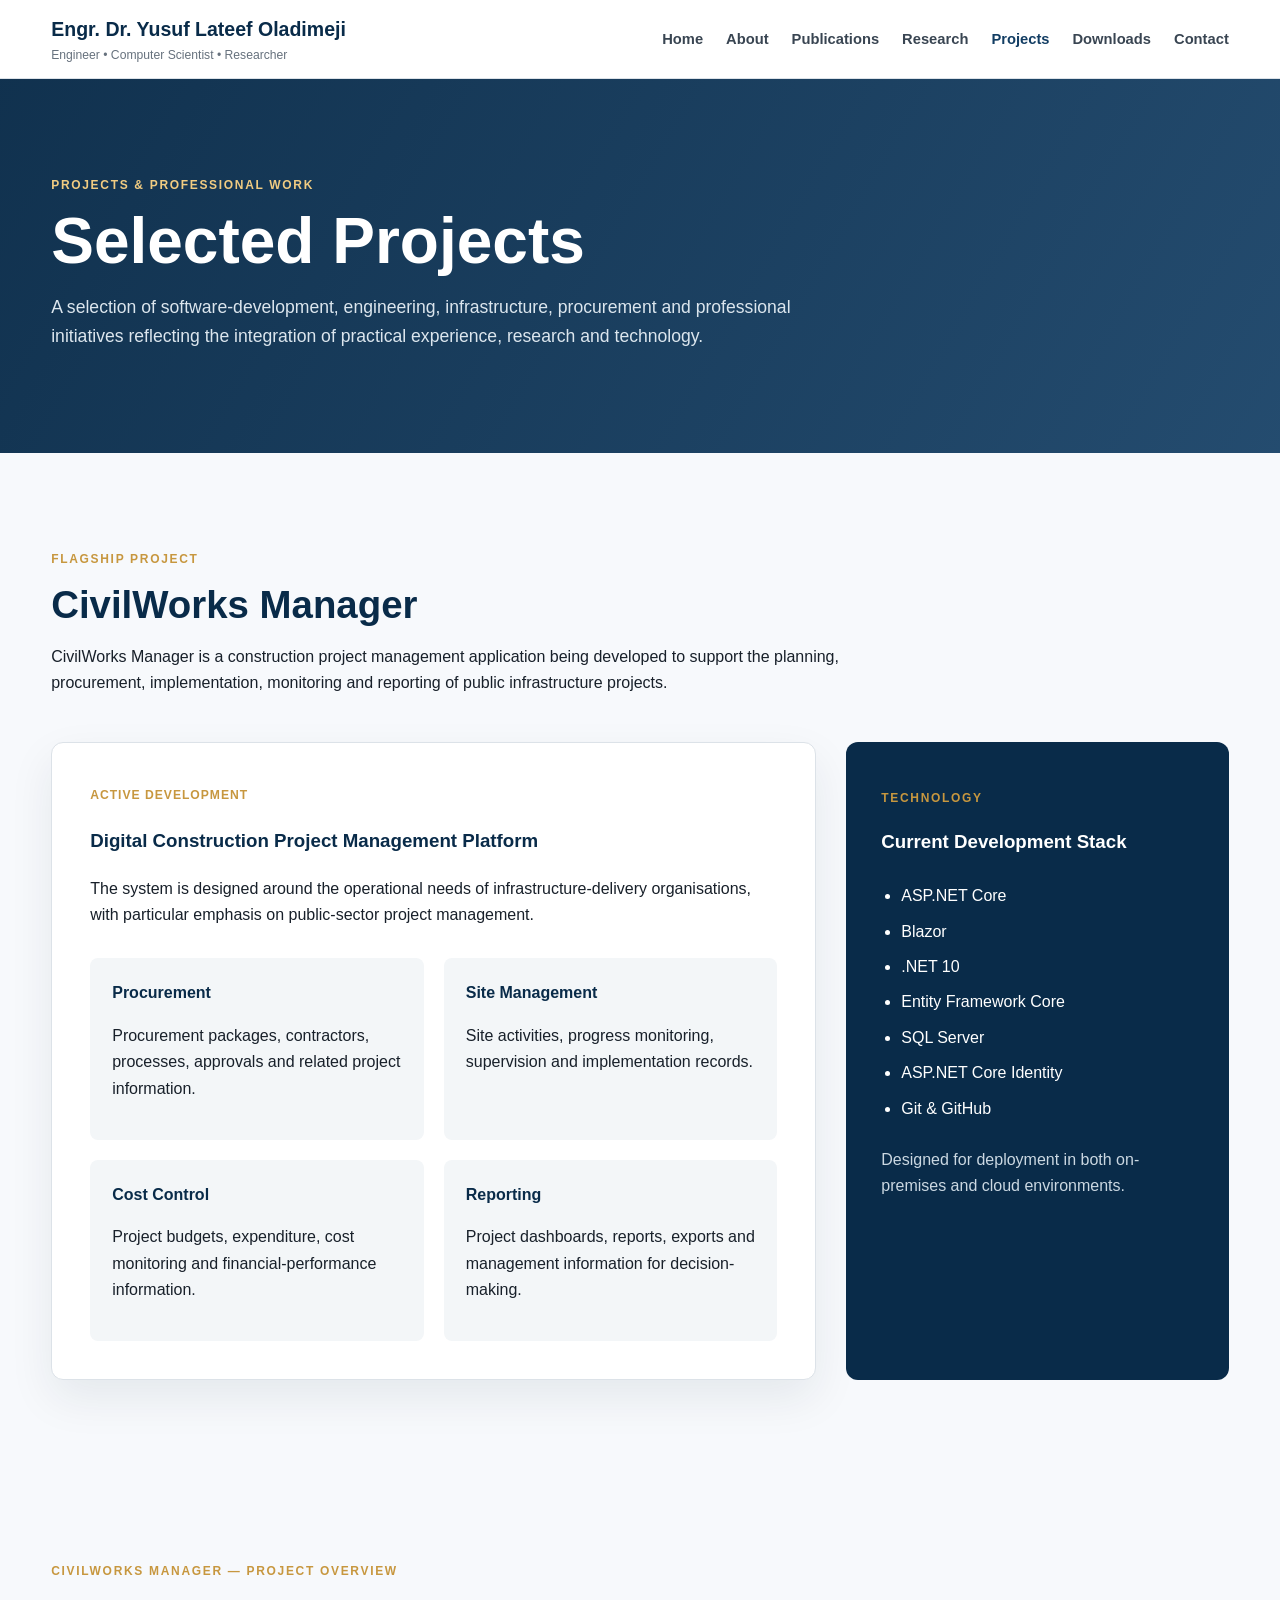
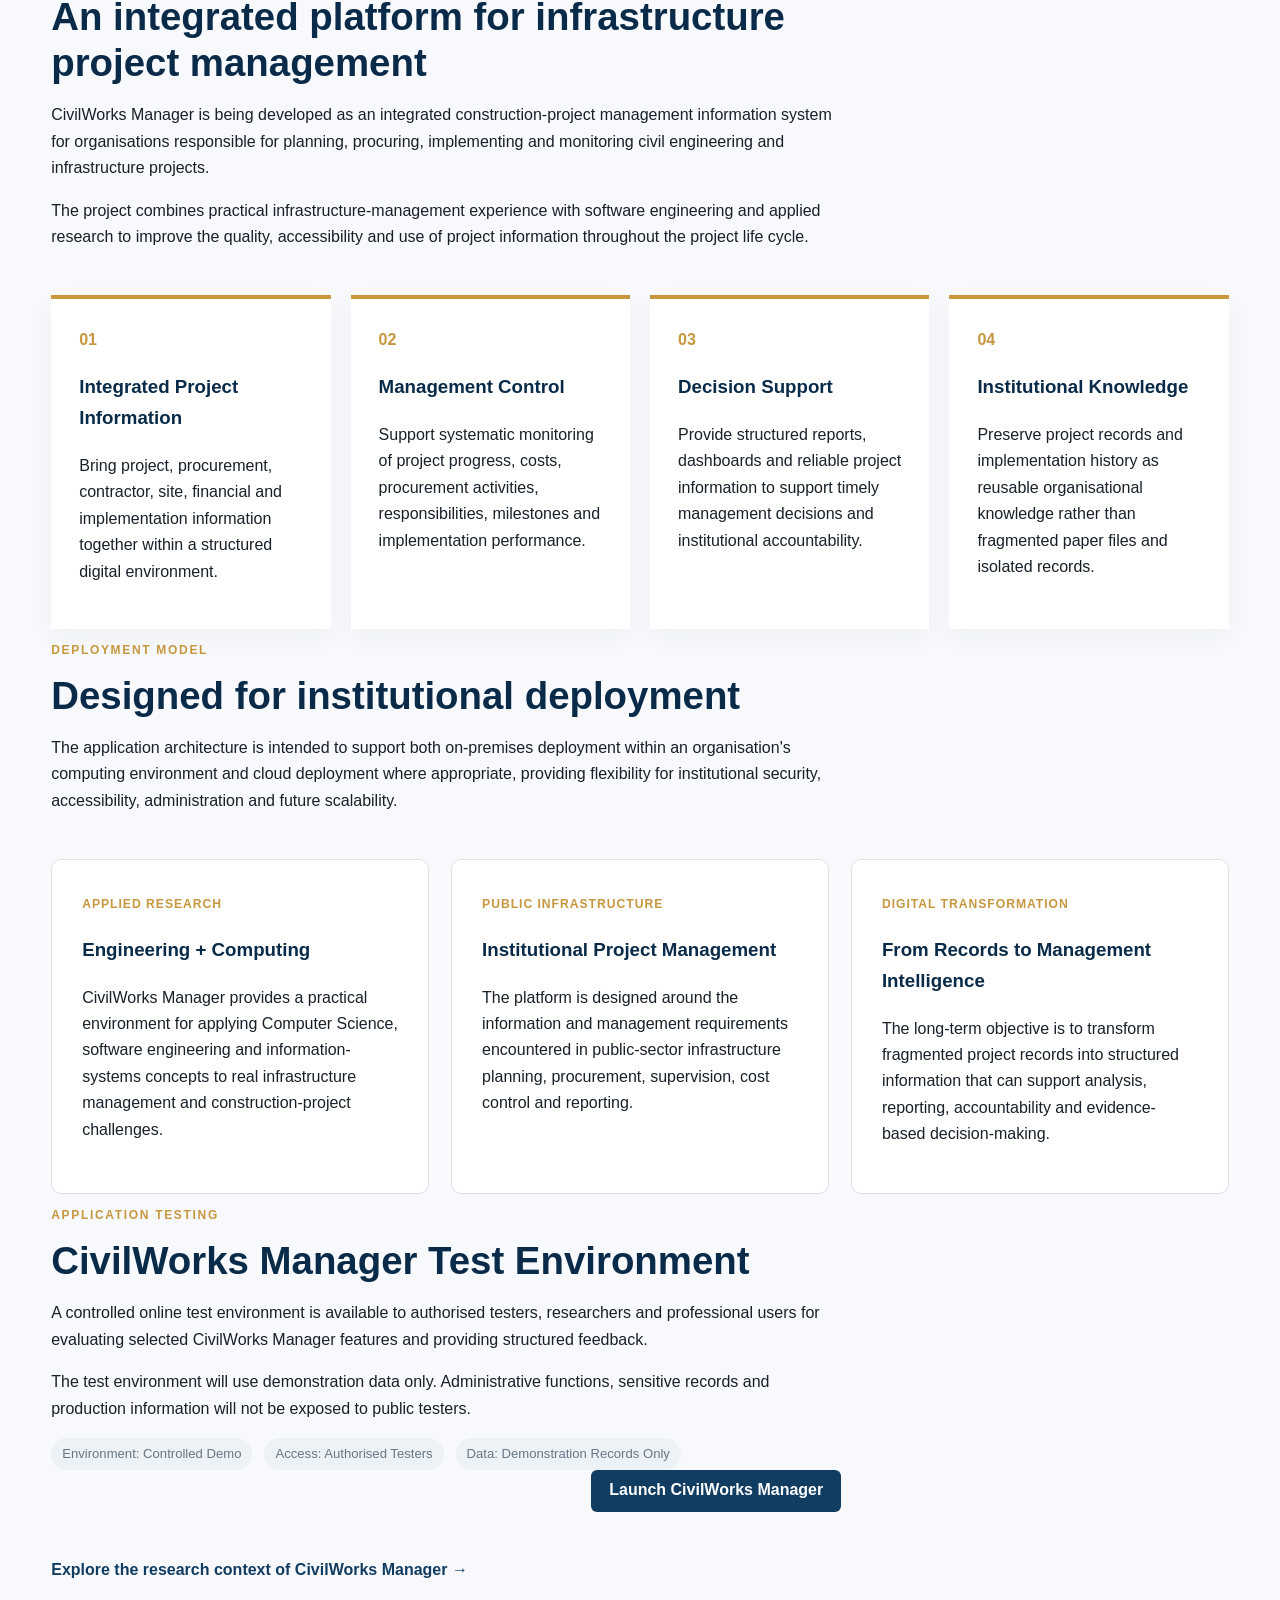
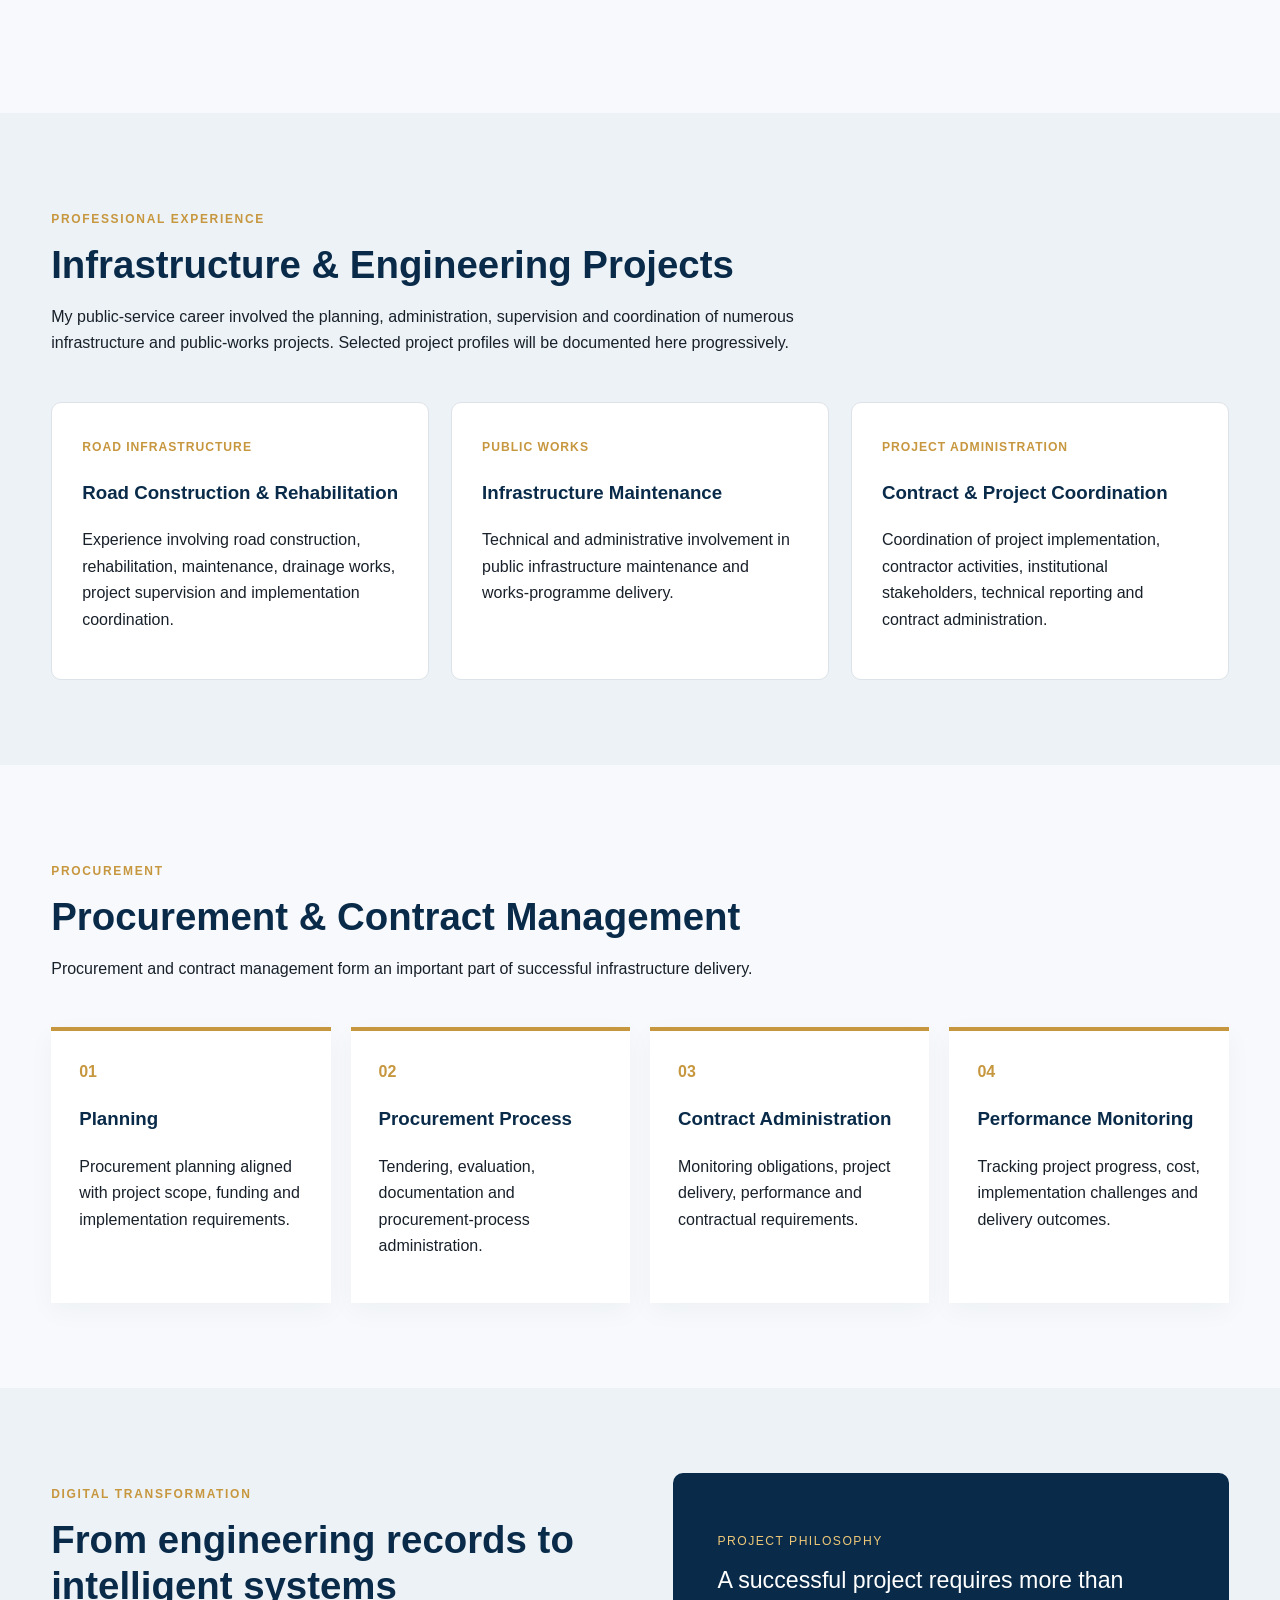
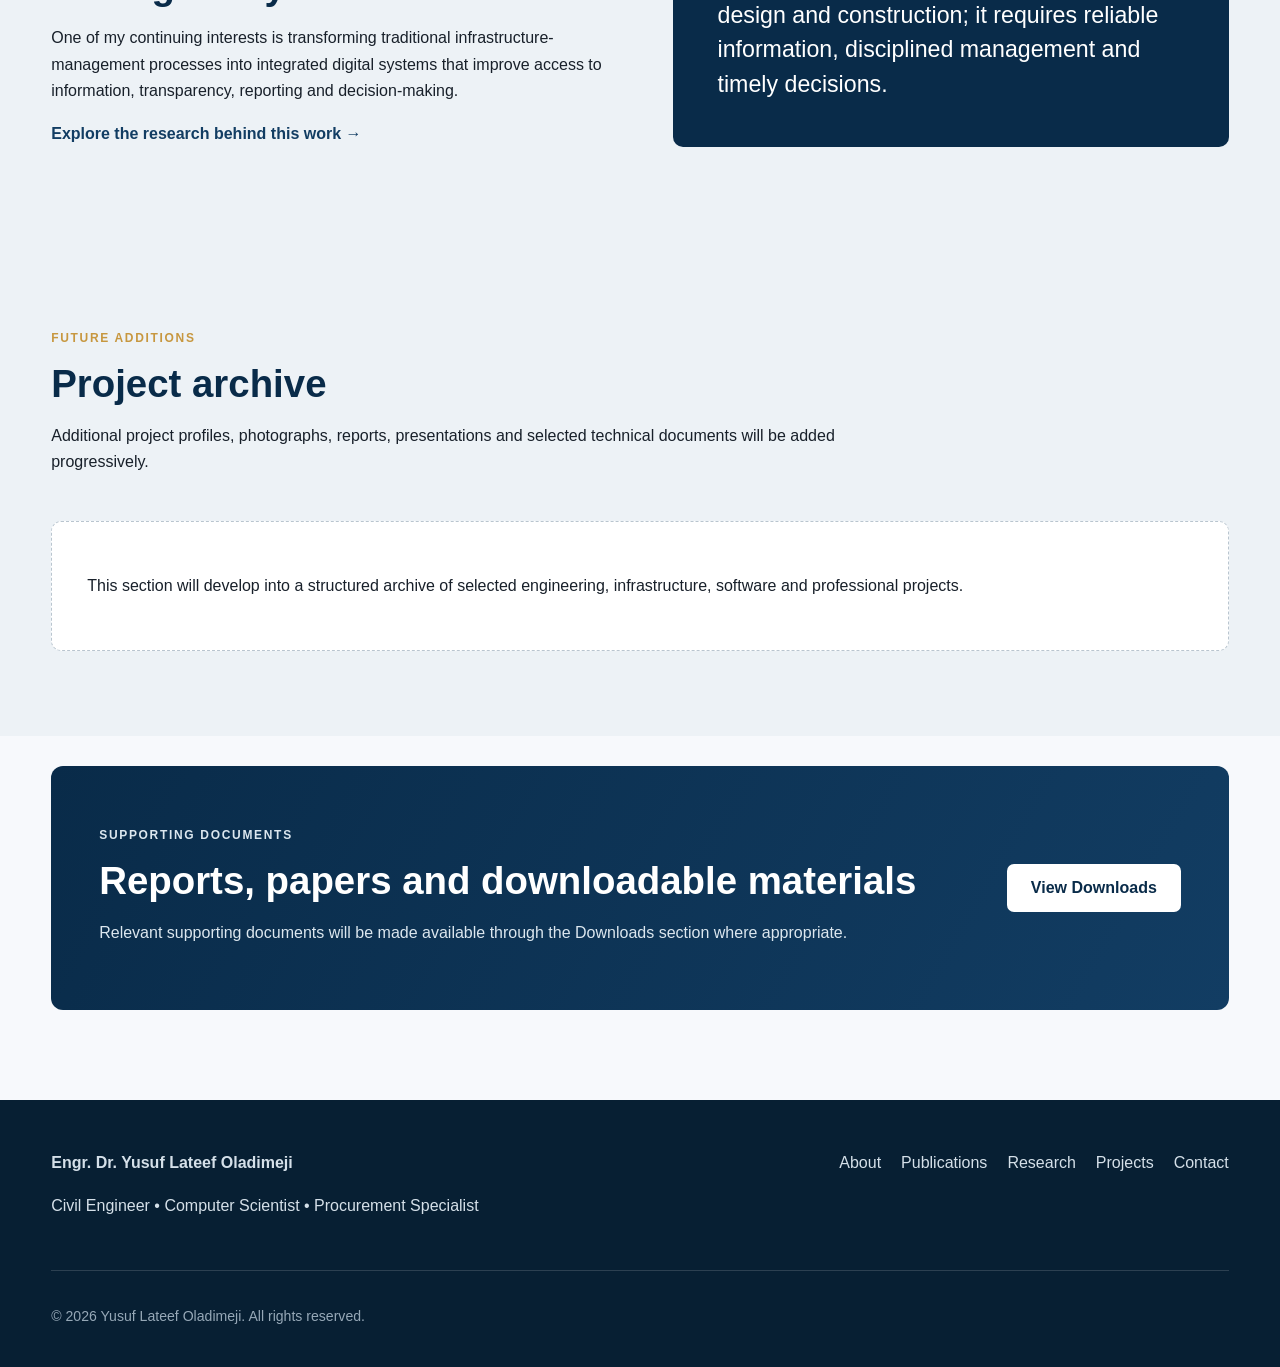
<file: projects.html>
<!DOCTYPE html>
<html lang="en">
<head>
    <meta charset="UTF-8">
    <meta name="viewport" content="width=device-width, initial-scale=1.0">

    <title>Projects | Engr. Dr. Yusuf Lateef Oladimeji</title>

    <meta name="description"
          content="Selected software, engineering, infrastructure and professional projects of Engr. Dr. Yusuf Lateef Oladimeji.">

    <meta name="author" content="Engr. Dr. Yusuf Lateef Oladimeji">
    <meta name="robots" content="index, follow">

    <link rel="canonical" href="https://lateefolayusuf.com/projects">

    <!-- Open Graph -->
    <meta property="og:type" content="website">
    <meta property="og:title" content="Projects | Engr. Dr. Yusuf Lateef Oladimeji">
    <meta property="og:description" content="Selected software, engineering, infrastructure and professional projects of Engr. Dr. Yusuf Lateef Oladimeji.">
    <meta property="og:url" content="https://lateefolayusuf.com/projects">
    <meta property="og:image" content="https://lateefolayusuf.com/images/profile.png">
    <meta property="og:site_name" content="Engr. Dr. Yusuf Lateef Oladimeji">

    <link rel="stylesheet" href="css/site.css">
</head>

<body>

<header class="site-header">
    <div class="container nav-container">

        <a class="brand" href="index.html">
            <span class="brand-main">Engr. Dr. Yusuf Lateef Oladimeji</span>
            <span class="brand-sub">Engineer • Computer Scientist • Researcher</span>
        </a>

        <button class="menu-toggle"
                type="button"
                aria-label="Open navigation menu"
                aria-expanded="false">
            ☰
        </button>

        <nav class="main-nav">
            <a href="index.html">Home</a>
            <a href="about.html">About</a>
            <a href="publications.html">Publications</a>
            <a href="research.html">Research</a>
            <a class="active" href="projects.html">Projects</a>
            <a href="downloads.html">Downloads</a>
            <a href="contact.html">Contact</a>
        </nav>

    </div>
</header>


<main>

    <section class="page-hero">
        <div class="container">

            <p class="eyebrow">Projects & Professional Work</p>

            <h1>Selected Projects</h1>

            <p class="page-lead">
                A selection of software-development, engineering,
                infrastructure, procurement and professional initiatives
                reflecting the integration of practical experience,
                research and technology.
            </p>

        </div>
    </section>


    <section class="content-section">
        <div class="container">

            <div class="section-heading">
                <p class="section-label">Flagship Project</p>
                <h2>CivilWorks Manager</h2>

                <p>
                    CivilWorks Manager is a construction project management
                    application being developed to support the planning,
                    procurement, implementation, monitoring and reporting
                    of public infrastructure projects.
                </p>
            </div>

            <div class="project-feature">

                <div class="project-feature-content">

                    <span class="project-status">
                        Active Development
                    </span>

                    <h3>Digital Construction Project Management Platform</h3>

                    <p>
                        The system is designed around the operational needs
                        of infrastructure-delivery organisations, with particular
                        emphasis on public-sector project management.
                    </p>

                    <div class="project-module-grid">

                        <div>
                            <strong>Procurement</strong>
                            <p>
                                Procurement packages, contractors, processes,
                                approvals and related project information.
                            </p>
                        </div>

                        <div>
                            <strong>Site Management</strong>
                            <p>
                                Site activities, progress monitoring,
                                supervision and implementation records.
                            </p>
                        </div>

                        <div>
                            <strong>Cost Control</strong>
                            <p>
                                Project budgets, expenditure, cost monitoring
                                and financial-performance information.
                            </p>
                        </div>

                        <div>
                            <strong>Reporting</strong>
                            <p>
                                Project dashboards, reports, exports and
                                management information for decision-making.
                            </p>
                        </div>

                    </div>

                </div>


                <aside class="project-tech-panel">

                    <p class="section-label">Technology</p>

                    <h3>Current Development Stack</h3>

                    <ul class="project-tech-list">
                        <li>ASP.NET Core</li>
                        <li>Blazor</li>
                        <li>.NET 10</li>
                        <li>Entity Framework Core</li>
                        <li>SQL Server</li>
                        <li>ASP.NET Core Identity</li>
                        <li>Git & GitHub</li>
                    </ul>

                    <p class="project-note">
                        Designed for deployment in both on-premises
                        and cloud environments.
                    </p>

                </aside>

            </div>

        </div>
    </section>


    <section class="content-section">
        <div class="container">

            <div class="section-heading">

                <p class="section-label">
                    CivilWorks Manager — Project Overview
                </p>

                <h2>
                    An integrated platform for infrastructure project management
                </h2>

                <p>
                    CivilWorks Manager is being developed as an integrated
                    construction-project management information system for
                    organisations responsible for planning, procuring,
                    implementing and monitoring civil engineering and
                    infrastructure projects.
                </p>

                <p>
                    The project combines practical infrastructure-management
                    experience with software engineering and applied research
                    to improve the quality, accessibility and use of project
                    information throughout the project life cycle.
                </p>

            </div>


            <div class="project-process-grid">

                <article>
                    <span>01</span>

                    <h3>Integrated Project Information</h3>

                    <p>
                        Bring project, procurement, contractor, site,
                        financial and implementation information together
                        within a structured digital environment.
                    </p>
                </article>


                <article>
                    <span>02</span>

                    <h3>Management Control</h3>

                    <p>
                        Support systematic monitoring of project progress,
                        costs, procurement activities, responsibilities,
                        milestones and implementation performance.
                    </p>
                </article>


                <article>
                    <span>03</span>

                    <h3>Decision Support</h3>

                    <p>
                        Provide structured reports, dashboards and reliable
                        project information to support timely management
                        decisions and institutional accountability.
                    </p>
                </article>


                <article>
                    <span>04</span>

                    <h3>Institutional Knowledge</h3>

                    <p>
                        Preserve project records and implementation history
                        as reusable organisational knowledge rather than
                        fragmented paper files and isolated records.
                    </p>
                </article>

            </div>


            <div class="section-heading">

                <p class="section-label">
                    Deployment Model
                </p>

                <h2>
                    Designed for institutional deployment
                </h2>

                <p>
                    The application architecture is intended to support both
                    on-premises deployment within an organisation's computing
                    environment and cloud deployment where appropriate,
                    providing flexibility for institutional security,
                    accessibility, administration and future scalability.
                </p>

            </div>


            <div class="project-grid">

                <article class="project-card">

                    <span class="project-type">
                        Applied Research
                    </span>

                    <h3>Engineering + Computing</h3>

                    <p>
                        CivilWorks Manager provides a practical environment for
                        applying Computer Science, software engineering and
                        information-systems concepts to real infrastructure
                        management and construction-project challenges.
                    </p>

                </article>


                <article class="project-card">

                    <span class="project-type">
                        Public Infrastructure
                    </span>

                    <h3>Institutional Project Management</h3>

                    <p>
                        The platform is designed around the information and
                        management requirements encountered in public-sector
                        infrastructure planning, procurement, supervision,
                        cost control and reporting.
                    </p>

                </article>


                <article class="project-card">

                    <span class="project-type">
                        Digital Transformation
                    </span>

                    <h3>From Records to Management Intelligence</h3>

                    <p>
                        The long-term objective is to transform fragmented
                        project records into structured information that can
                        support analysis, reporting, accountability and
                        evidence-based decision-making.
                    </p>

                </article>

            </div>


            <div class="section-heading">

            <div class="section-heading">

                <p class="section-label">
                    Application Testing
                </p>

                <h2>
                    CivilWorks Manager Test Environment
                </h2>

                <p>
                    A controlled online test environment is available to
                    authorised testers, researchers and professional users
                    for evaluating selected CivilWorks Manager features and
                    providing structured feedback.
                </p>

                <p>
                    The test environment will use demonstration data only.
                    Administrative functions, sensitive records and production
                    information will not be exposed to public testers.
                </p>

                <div class="download-meta">
                    <span>Environment: Controlled Demo</span>
                    <span>Access: Authorised Testers</span>
                    <span>Data: Demonstration Records Only</span>
                </div>

                <div class="download-action">

                    <a class="download-button"
                       href="https://civilworks.lateefolayusuf.com"
                       target="_blank"
                       rel="noopener noreferrer">
                        Launch CivilWorks Manager
                    </a>

                </div>

            </div>

                <a class="text-link" href="research.html">
                    Explore the research context of CivilWorks Manager →
                </a>

            </div>

        </div>
    </section>

    <section class="content-section alternate-section">
        <div class="container">

            <div class="section-heading">
                <p class="section-label">Professional Experience</p>
                <h2>Infrastructure & Engineering Projects</h2>

                <p>
                    My public-service career involved the planning,
                    administration, supervision and coordination of
                    numerous infrastructure and public-works projects.
                    Selected project profiles will be documented here
                    progressively.
                </p>
            </div>


            <div class="project-grid">

                <article class="project-card">

                    <span class="project-type">
                        Road Infrastructure
                    </span>

                    <h3>Road Construction & Rehabilitation</h3>

                    <p>
                        Experience involving road construction,
                        rehabilitation, maintenance, drainage works,
                        project supervision and implementation coordination.
                    </p>

                </article>


                <article class="project-card">

                    <span class="project-type">
                        Public Works
                    </span>

                    <h3>Infrastructure Maintenance</h3>

                    <p>
                        Technical and administrative involvement in public
                        infrastructure maintenance and works-programme delivery.
                    </p>

                </article>


                <article class="project-card">

                    <span class="project-type">
                        Project Administration
                    </span>

                    <h3>Contract & Project Coordination</h3>

                    <p>
                        Coordination of project implementation,
                        contractor activities, institutional stakeholders,
                        technical reporting and contract administration.
                    </p>

                </article>

            </div>

        </div>
    </section>


    <section class="content-section">
        <div class="container">

            <div class="section-heading">
                <p class="section-label">Procurement</p>
                <h2>Procurement & Contract Management</h2>

                <p>
                    Procurement and contract management form an important
                    part of successful infrastructure delivery.
                </p>
            </div>


            <div class="project-process-grid">

                <article>
                    <span>01</span>
                    <h3>Planning</h3>
                    <p>
                        Procurement planning aligned with project scope,
                        funding and implementation requirements.
                    </p>
                </article>

                <article>
                    <span>02</span>
                    <h3>Procurement Process</h3>
                    <p>
                        Tendering, evaluation, documentation and
                        procurement-process administration.
                    </p>
                </article>

                <article>
                    <span>03</span>
                    <h3>Contract Administration</h3>
                    <p>
                        Monitoring obligations, project delivery,
                        performance and contractual requirements.
                    </p>
                </article>

                <article>
                    <span>04</span>
                    <h3>Performance Monitoring</h3>
                    <p>
                        Tracking project progress, cost, implementation
                        challenges and delivery outcomes.
                    </p>
                </article>

            </div>

        </div>
    </section>


    <section class="highlight-section">
        <div class="container highlight-grid">

            <div>
                <p class="section-label">Digital Transformation</p>

                <h2>From engineering records to intelligent systems</h2>

                <p>
                    One of my continuing interests is transforming
                    traditional infrastructure-management processes into
                    integrated digital systems that improve access to
                    information, transparency, reporting and decision-making.
                </p>

                <a class="text-link" href="research.html">
                    Explore the research behind this work →
                </a>
            </div>


            <div class="highlight-panel">

                <p class="highlight-label">Project Philosophy</p>

                <blockquote>
                    A successful project requires more than design and
                    construction; it requires reliable information,
                    disciplined management and timely decisions.
                </blockquote>

            </div>

        </div>
    </section>


    <section class="content-section alternate-section">
        <div class="container">

            <div class="section-heading">
                <p class="section-label">Future Additions</p>

                <h2>Project archive</h2>

                <p>
                    Additional project profiles, photographs,
                    reports, presentations and selected technical documents
                    will be added progressively.
                </p>
            </div>

            <div class="archive-placeholder">

                <p>
                    This section will develop into a structured archive
                    of selected engineering, infrastructure, software
                    and professional projects.
                </p>

            </div>

        </div>
    </section>


    <section class="cta-section">

        <div class="container cta-box">

            <div>
                <p class="section-label">Supporting Documents</p>

                <h2>Reports, papers and downloadable materials</h2>

                <p>
                    Relevant supporting documents will be made available
                    through the Downloads section where appropriate.
                </p>
            </div>

            <a class="button light" href="downloads.html">
                View Downloads
            </a>

        </div>

    </section>

</main>


<footer class="site-footer">

    <div class="container footer-grid">

        <div>
            <strong>Engr. Dr. Yusuf Lateef Oladimeji</strong>

            <p>
                Civil Engineer • Computer Scientist • Procurement Specialist
            </p>
        </div>

        <div class="footer-links">
            <a href="about.html">About</a>
            <a href="publications.html">Publications</a>
            <a href="research.html">Research</a>
            <a href="projects.html">Projects</a>
            <a href="contact.html">Contact</a>
        </div>

    </div>

    <div class="container copyright">
        <p>
            © <span id="year"></span> Yusuf Lateef Oladimeji.
            All rights reserved.
        </p>
    </div>

</footer>

<script src="js/site.js"></script>

</body>
</html>
</file>
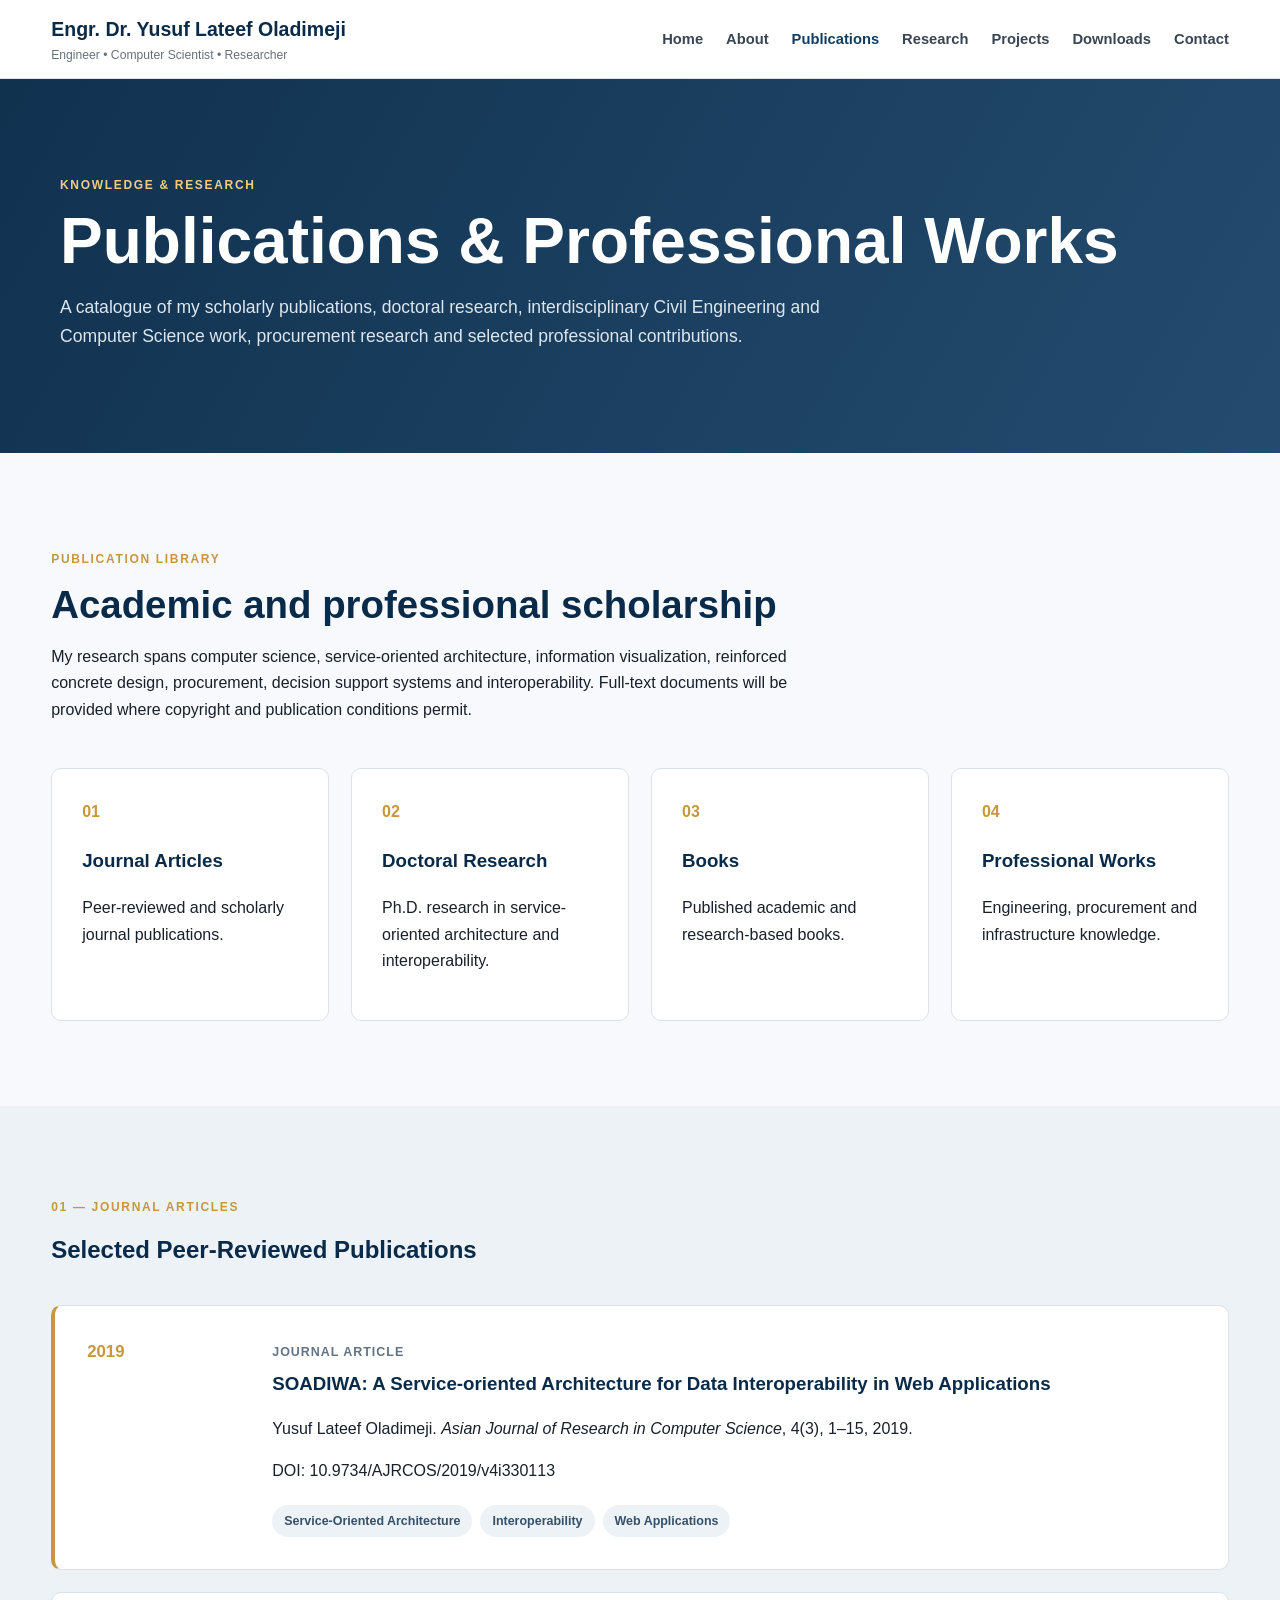
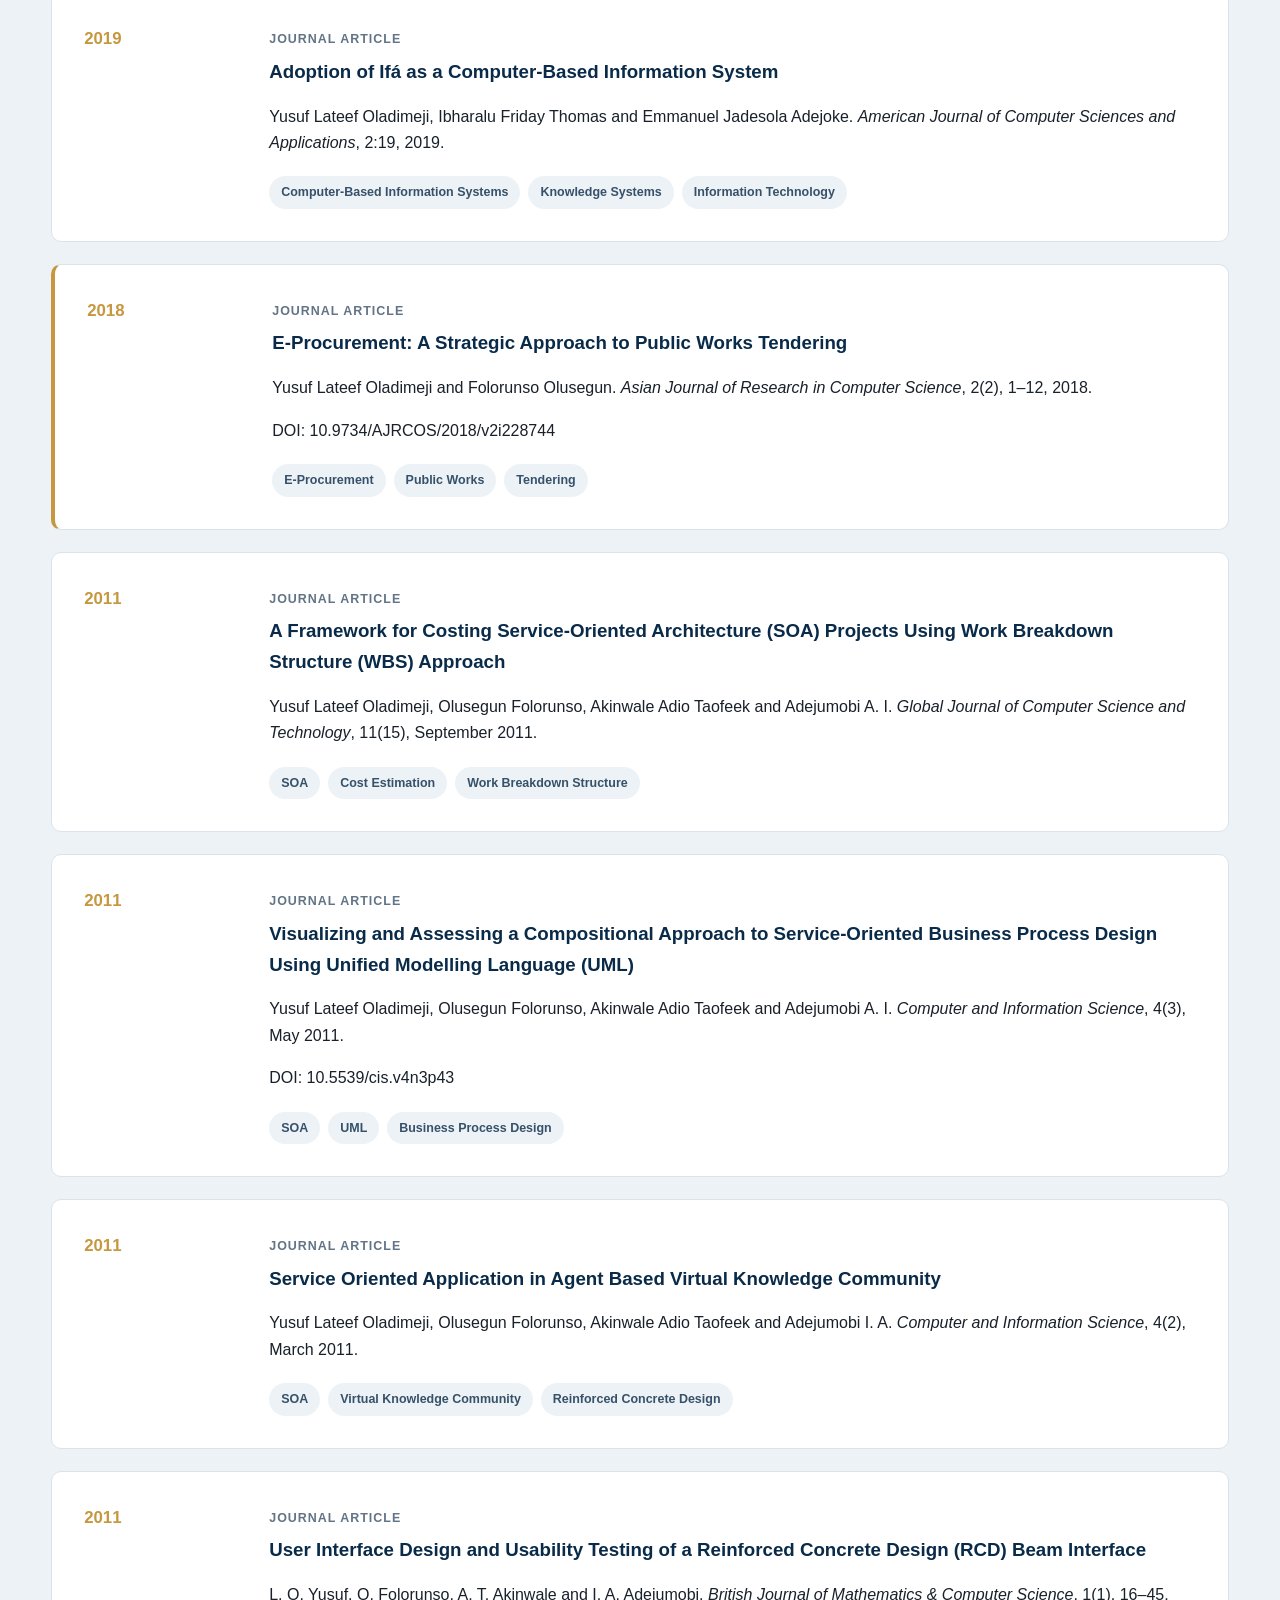
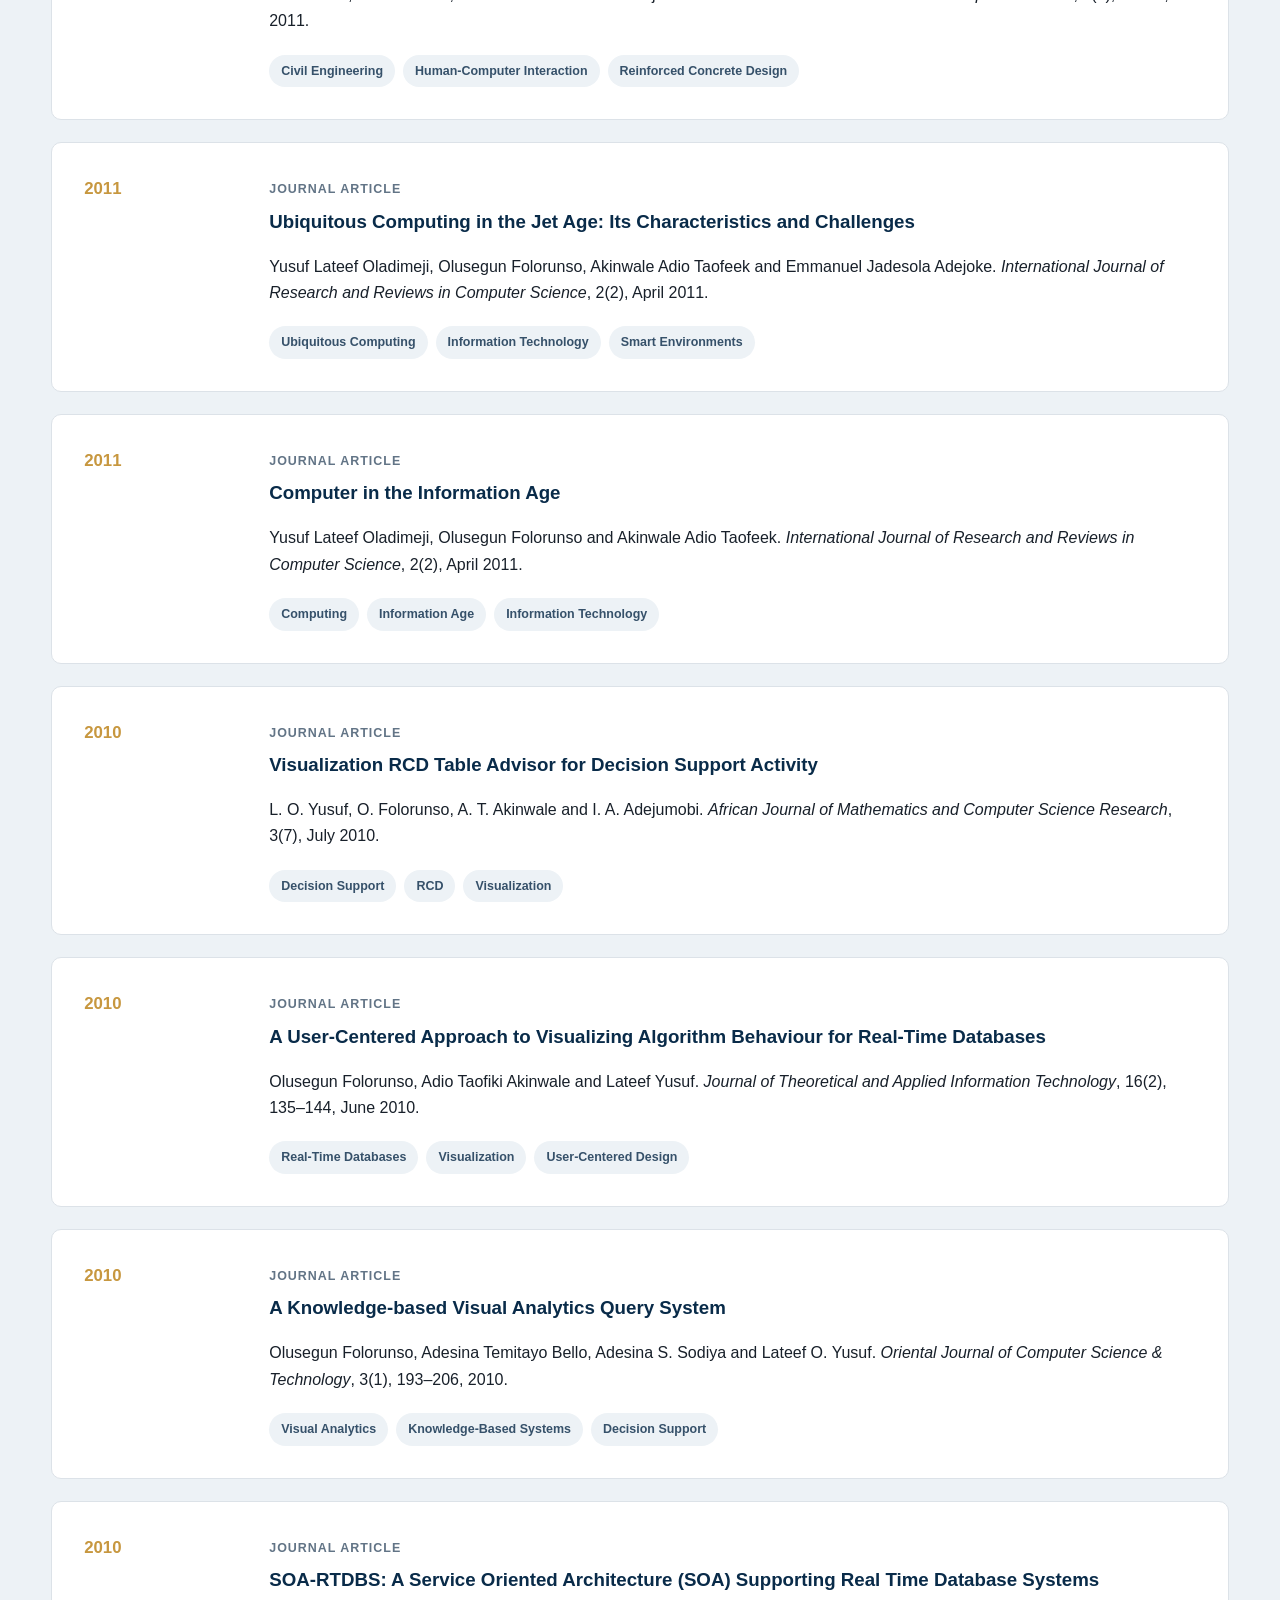
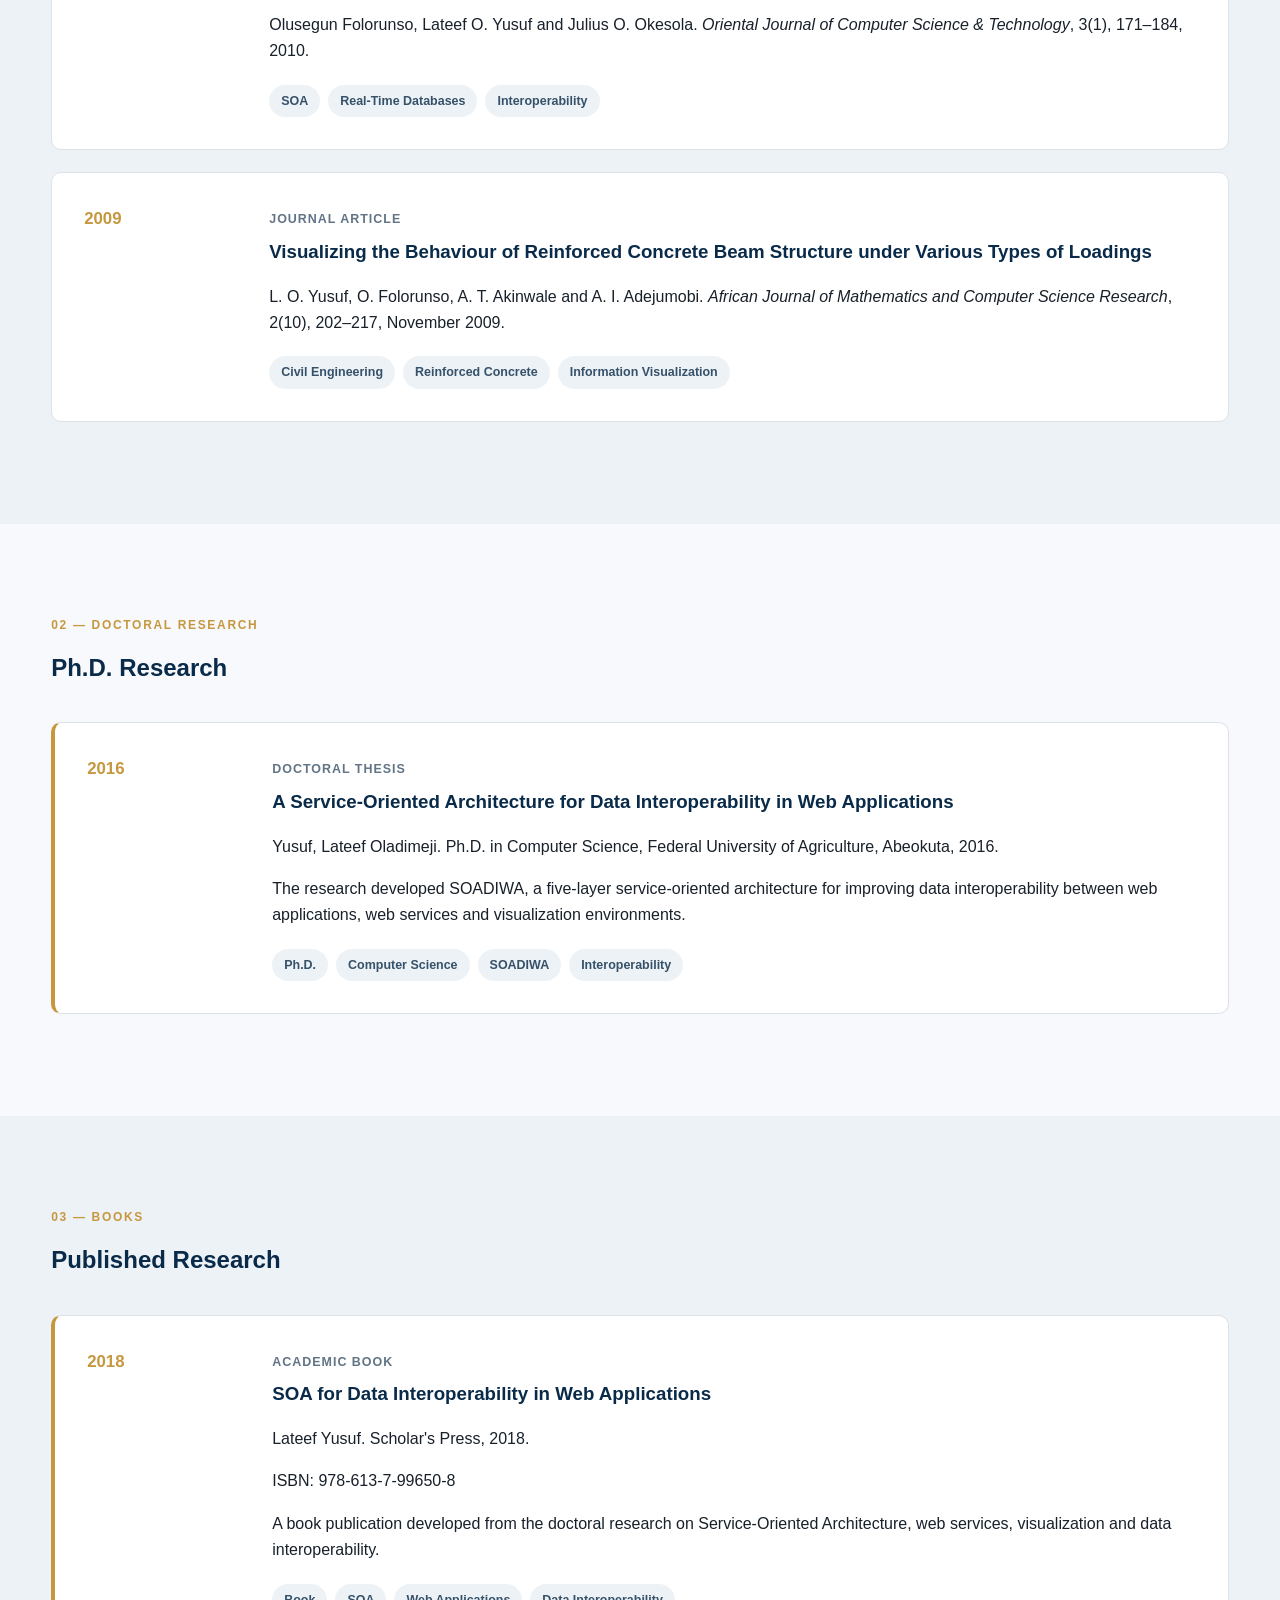
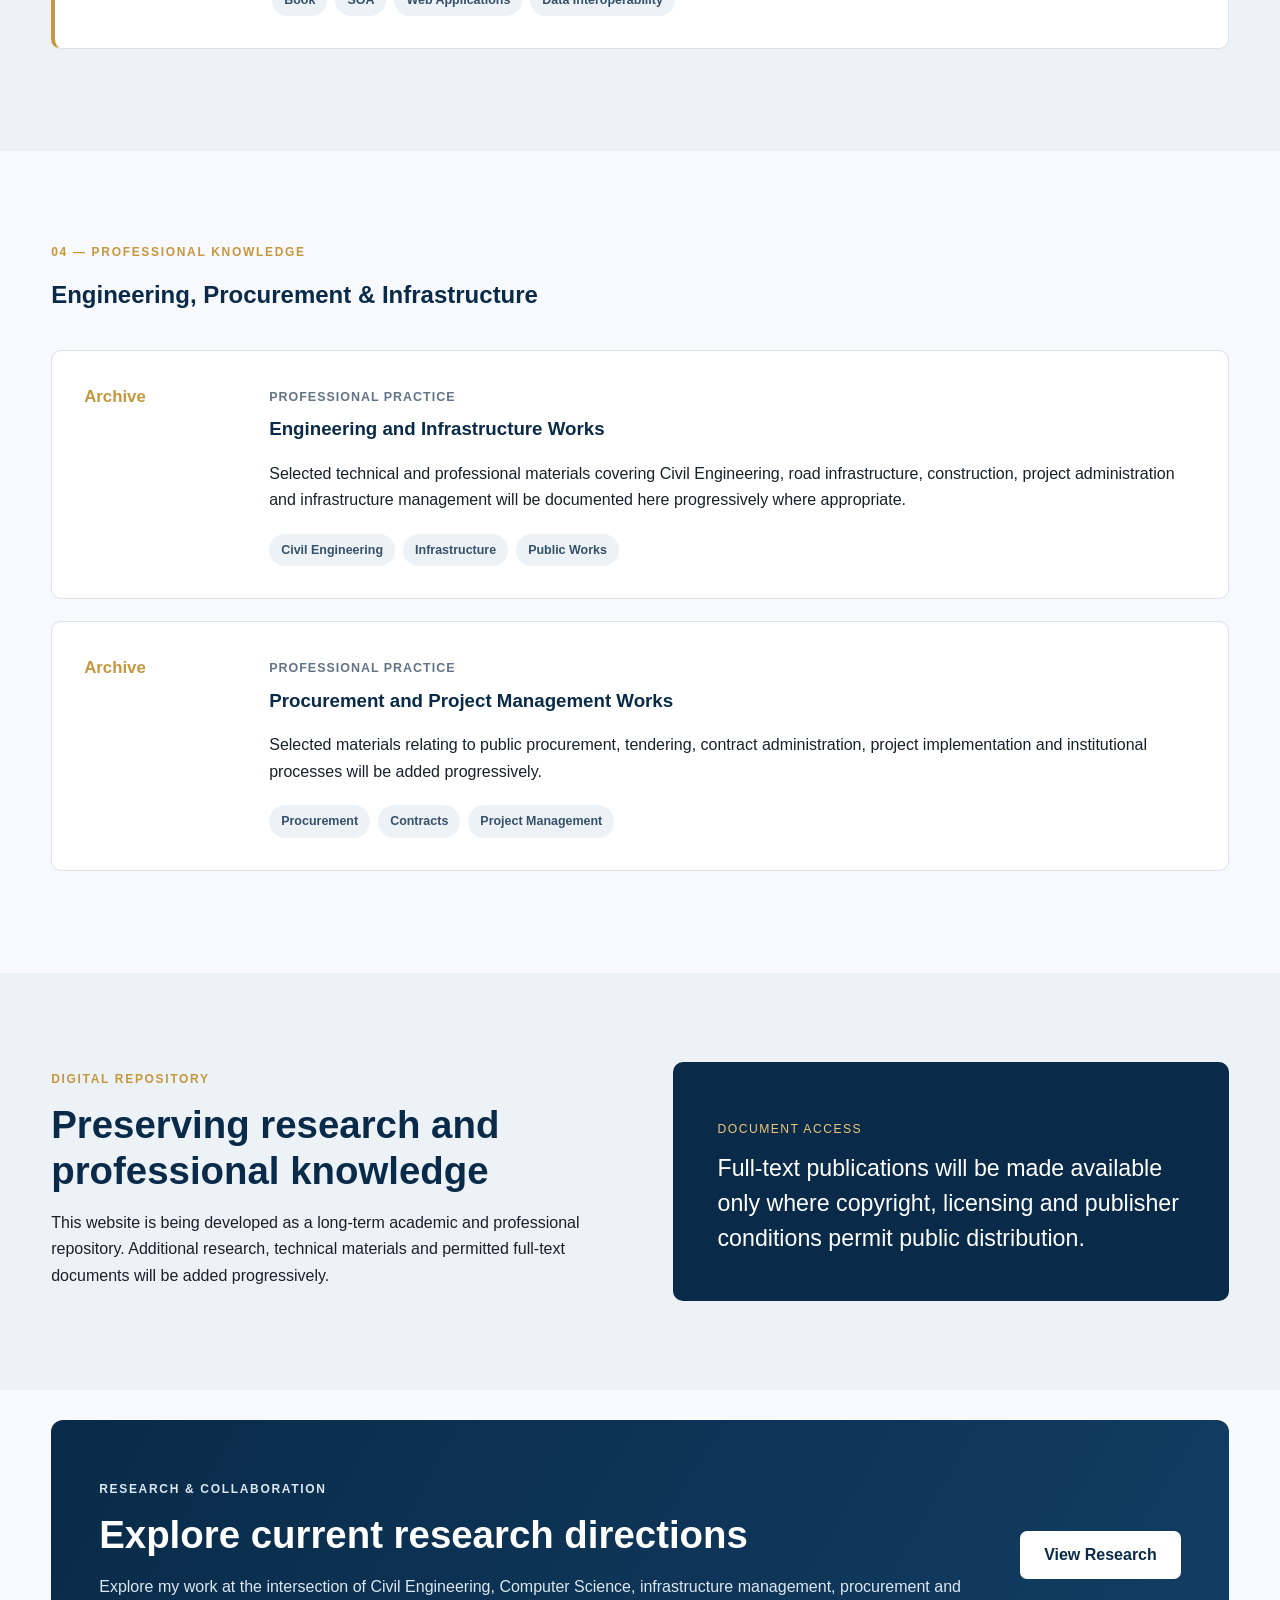
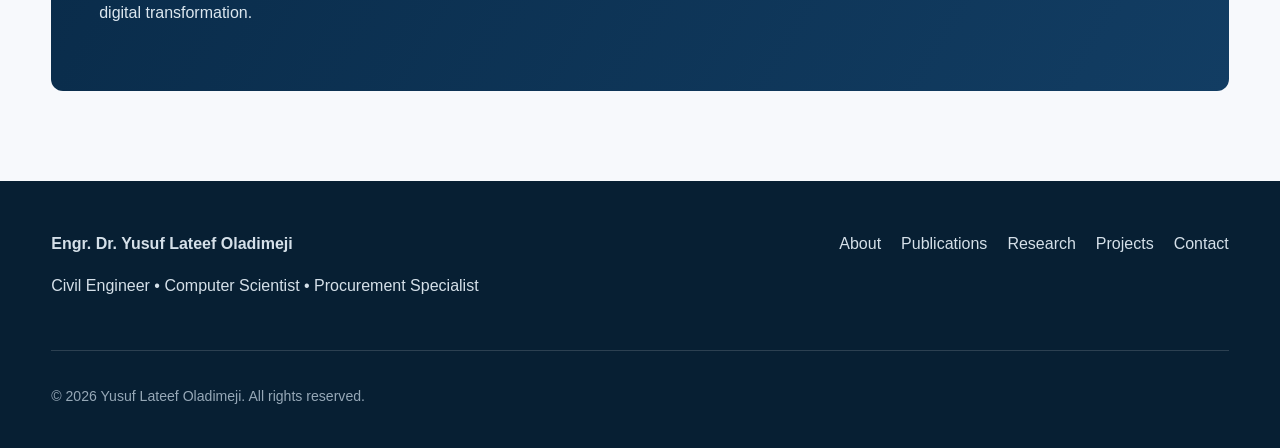
<file: publications.html>
<!DOCTYPE html>
<html lang="en">
<head>
    <meta charset="UTF-8">
    <meta name="viewport" content="width=device-width, initial-scale=1.0">

    <title>Publications | Engr. Dr. Yusuf Lateef Oladimeji</title>

    <meta name="description"
          content="Publications, research papers, conference papers and professional works of Engr. Dr. Yusuf Lateef Oladimeji.">

    <meta name="author" content="Engr. Dr. Yusuf Lateef Oladimeji">
    <meta name="robots" content="index, follow">

    <link rel="canonical" href="https://lateefolayusuf.com/publications">

    <!-- Open Graph -->
    <meta property="og:type" content="website">
    <meta property="og:title" content="Publications | Engr. Dr. Yusuf Lateef Oladimeji">
    <meta property="og:description" content="Publications, research papers, conference papers and professional works of Engr. Dr. Yusuf Lateef Oladimeji.">
    <meta property="og:url" content="https://lateefolayusuf.com/publications">
    <meta property="og:image" content="https://lateefolayusuf.com/images/profile.png">
    <meta property="og:site_name" content="Engr. Dr. Yusuf Lateef Oladimeji">

    <link rel="stylesheet" href="css/site.css">
</head>

<body>

<header class="site-header">
    <div class="container nav-container">

        <a class="brand" href="index.html">
            <span class="brand-main">Engr. Dr. Yusuf Lateef Oladimeji</span>
            <span class="brand-sub">Engineer • Computer Scientist • Researcher</span>
        </a>

        <button class="menu-toggle"
                type="button"
                aria-label="Open navigation menu"
                aria-expanded="false">
            ☰
        </button>

        <nav class="main-nav">
            <a href="index.html">Home</a>
            <a href="about.html">About</a>
            <a class="active" href="publications.html">Publications</a>
            <a href="research.html">Research</a>
            <a href="projects.html">Projects</a>
            <a href="downloads.html">Downloads</a>
            <a href="contact.html">Contact</a>
        </nav>

    </div>
</header>


<main>

    <section class="page-hero publication-hero">
        <div class="container">
            <p class="eyebrow">Knowledge & Research</p>

            <h1>Publications & Professional Works</h1>

            <p class="page-lead">
                A catalogue of my scholarly publications, doctoral research,
                interdisciplinary Civil Engineering and Computer Science work,
                procurement research and selected professional contributions.
            </p>
        </div>
    </section>


    <section class="content-section">
        <div class="container">

            <div class="section-heading">
                <p class="section-label">Publication Library</p>

                <h2>Academic and professional scholarship</h2>

                <p>
                    My research spans computer science, service-oriented architecture,
                    information visualization, reinforced concrete design, procurement,
                    decision support systems and interoperability. Full-text documents
                    will be provided where copyright and publication conditions permit.
                </p>
            </div>


            <div class="publication-categories">

                <a class="publication-category" href="#journals">
                    <span class="category-number">01</span>
                    <h3>Journal Articles</h3>
                    <p>Peer-reviewed and scholarly journal publications.</p>
                </a>

                <a class="publication-category" href="#doctoral">
                    <span class="category-number">02</span>
                    <h3>Doctoral Research</h3>
                    <p>Ph.D. research in service-oriented architecture and interoperability.</p>
                </a>

                <a class="publication-category" href="#books">
                    <span class="category-number">03</span>
                    <h3>Books</h3>
                    <p>Published academic and research-based books.</p>
                </a>

                <a class="publication-category" href="#professional">
                    <span class="category-number">04</span>
                    <h3>Professional Works</h3>
                    <p>Engineering, procurement and infrastructure knowledge.</p>
                </a>

            </div>

        </div>
    </section>


    <section class="publication-section alternate-section" id="journals">
        <div class="container">

            <div class="publication-section-heading">
                <div>
                    <p class="section-label">01 — Journal Articles</p>
                    <h2>Selected Peer-Reviewed Publications</h2>
                </div>
            </div>


            <article class="publication-item featured-publication">
                <div class="publication-year">2019</div>

                <div class="publication-details">
                    <span class="publication-type">Journal Article</span>

                    <h3>
                        SOADIWA: A Service-oriented Architecture for Data
                        Interoperability in Web Applications
                    </h3>

                    <p>
                        Yusuf Lateef Oladimeji.
                        <em>Asian Journal of Research in Computer Science</em>,
                        4(3), 1–15, 2019.
                    </p>

                    <p>
                        DOI:
                        <a href="https://doi.org/10.9734/AJRCOS/2019/v4i330113"
                           target="_blank"
                           rel="noopener">
                            10.9734/AJRCOS/2019/v4i330113
                        </a>
                    </p>

                    <div class="publication-tags">
                        <span>Service-Oriented Architecture</span>
                        <span>Interoperability</span>
                        <span>Web Applications</span>
                    </div>
                </div>
            </article>


            <article class="publication-item">
                <div class="publication-year">2019</div>

                <div class="publication-details">
                    <span class="publication-type">Journal Article</span>

                    <h3>
                        Adoption of Ifá as a Computer-Based Information System
                    </h3>

                    <p>
                        Yusuf Lateef Oladimeji, Ibharalu Friday Thomas and
                        Emmanuel Jadesola Adejoke.
                        <em>American Journal of Computer Sciences and Applications</em>,
                        2:19, 2019.
                    </p>

                    <div class="publication-tags">
                        <span>Computer-Based Information Systems</span>
                        <span>Knowledge Systems</span>
                        <span>Information Technology</span>
                    </div>
                </div>
            </article>


            <article class="publication-item featured-publication">
                <div class="publication-year">2018</div>

                <div class="publication-details">
                    <span class="publication-type">Journal Article</span>

                    <h3>
                        E-Procurement: A Strategic Approach to Public Works Tendering
                    </h3>

                    <p>
                        Yusuf Lateef Oladimeji and Folorunso Olusegun.
                        <em>Asian Journal of Research in Computer Science</em>,
                        2(2), 1–12, 2018.
                    </p>

                    <p>
                        DOI:
                        <a href="https://doi.org/10.9734/AJRCOS/2018/v2i228744"
                           target="_blank"
                           rel="noopener">
                            10.9734/AJRCOS/2018/v2i228744
                        </a>
                    </p>

                    <div class="publication-tags">
                        <span>E-Procurement</span>
                        <span>Public Works</span>
                        <span>Tendering</span>
                    </div>
                </div>
            </article>


            <article class="publication-item">
                <div class="publication-year">2011</div>

                <div class="publication-details">
                    <span class="publication-type">Journal Article</span>

                    <h3>
                        A Framework for Costing Service-Oriented Architecture
                        (SOA) Projects Using Work Breakdown Structure (WBS) Approach
                    </h3>

                    <p>
                        Yusuf Lateef Oladimeji, Olusegun Folorunso,
                        Akinwale Adio Taofeek and Adejumobi A. I.
                        <em>Global Journal of Computer Science and Technology</em>,
                        11(15), September 2011.
                    </p>

                    <div class="publication-tags">
                        <span>SOA</span>
                        <span>Cost Estimation</span>
                        <span>Work Breakdown Structure</span>
                    </div>
                </div>
            </article>


            <article class="publication-item">
                <div class="publication-year">2011</div>

                <div class="publication-details">
                    <span class="publication-type">Journal Article</span>

                    <h3>
                        Visualizing and Assessing a Compositional Approach to
                        Service-Oriented Business Process Design Using Unified
                        Modelling Language (UML)
                    </h3>

                    <p>
                        Yusuf Lateef Oladimeji, Olusegun Folorunso,
                        Akinwale Adio Taofeek and Adejumobi A. I.
                        <em>Computer and Information Science</em>,
                        4(3), May 2011.
                    </p>

                    <p>
                        DOI:
                        <a href="https://doi.org/10.5539/cis.v4n3p43"
                           target="_blank"
                           rel="noopener">
                            10.5539/cis.v4n3p43
                        </a>
                    </p>

                    <div class="publication-tags">
                        <span>SOA</span>
                        <span>UML</span>
                        <span>Business Process Design</span>
                    </div>
                </div>
            </article>


            <article class="publication-item">
                <div class="publication-year">2011</div>

                <div class="publication-details">
                    <span class="publication-type">Journal Article</span>

                    <h3>
                        Service Oriented Application in Agent Based
                        Virtual Knowledge Community
                    </h3>

                    <p>
                        Yusuf Lateef Oladimeji, Olusegun Folorunso,
                        Akinwale Adio Taofeek and Adejumobi I. A.
                        <em>Computer and Information Science</em>,
                        4(2), March 2011.
                    </p>

                    <div class="publication-tags">
                        <span>SOA</span>
                        <span>Virtual Knowledge Community</span>
                        <span>Reinforced Concrete Design</span>
                    </div>
                </div>
            </article>


            <article class="publication-item">
                <div class="publication-year">2011</div>

                <div class="publication-details">
                    <span class="publication-type">Journal Article</span>

                    <h3>
                        User Interface Design and Usability Testing of a
                        Reinforced Concrete Design (RCD) Beam Interface
                    </h3>

                    <p>
                        L. O. Yusuf, O. Folorunso, A. T. Akinwale and
                        I. A. Adejumobi.
                        <em>British Journal of Mathematics &amp; Computer Science</em>,
                        1(1), 16–45, 2011.
                    </p>

                    <div class="publication-tags">
                        <span>Civil Engineering</span>
                        <span>Human-Computer Interaction</span>
                        <span>Reinforced Concrete Design</span>
                    </div>
                </div>
            </article>


            <article class="publication-item">
                <div class="publication-year">2011</div>

                <div class="publication-details">
                    <span class="publication-type">Journal Article</span>

                    <h3>Ubiquitous Computing in the Jet Age: Its Characteristics and Challenges</h3>

                    <p>
                        Yusuf Lateef Oladimeji, Olusegun Folorunso,
                        Akinwale Adio Taofeek and Emmanuel Jadesola Adejoke.
                        <em>International Journal of Research and Reviews in Computer Science</em>,
                        2(2), April 2011.
                    </p>

                    <div class="publication-tags">
                        <span>Ubiquitous Computing</span>
                        <span>Information Technology</span>
                        <span>Smart Environments</span>
                    </div>
                </div>
            </article>


            <article class="publication-item">
                <div class="publication-year">2011</div>

                <div class="publication-details">
                    <span class="publication-type">Journal Article</span>

                    <h3>Computer in the Information Age</h3>

                    <p>
                        Yusuf Lateef Oladimeji, Olusegun Folorunso and
                        Akinwale Adio Taofeek.
                        <em>International Journal of Research and Reviews in Computer Science</em>,
                        2(2), April 2011.
                    </p>

                    <div class="publication-tags">
                        <span>Computing</span>
                        <span>Information Age</span>
                        <span>Information Technology</span>
                    </div>
                </div>
            </article>


            <article class="publication-item">
                <div class="publication-year">2010</div>

                <div class="publication-details">
                    <span class="publication-type">Journal Article</span>

                    <h3>Visualization RCD Table Advisor for Decision Support Activity</h3>

                    <p>
                        L. O. Yusuf, O. Folorunso, A. T. Akinwale and
                        I. A. Adejumobi.
                        <em>African Journal of Mathematics and Computer Science Research</em>,
                        3(7), July 2010.
                    </p>

                    <div class="publication-tags">
                        <span>Decision Support</span>
                        <span>RCD</span>
                        <span>Visualization</span>
                    </div>
                </div>
            </article>


            <article class="publication-item">
                <div class="publication-year">2010</div>

                <div class="publication-details">
                    <span class="publication-type">Journal Article</span>

                    <h3>
                        A User-Centered Approach to Visualizing Algorithm Behaviour
                        for Real-Time Databases
                    </h3>

                    <p>
                        Olusegun Folorunso, Adio Taofiki Akinwale and Lateef Yusuf.
                        <em>Journal of Theoretical and Applied Information Technology</em>,
                        16(2), 135–144, June 2010.
                    </p>

                    <div class="publication-tags">
                        <span>Real-Time Databases</span>
                        <span>Visualization</span>
                        <span>User-Centered Design</span>
                    </div>
                </div>
            </article>


            <article class="publication-item">
                <div class="publication-year">2010</div>

                <div class="publication-details">
                    <span class="publication-type">Journal Article</span>

                    <h3>A Knowledge-based Visual Analytics Query System</h3>

                    <p>
                        Olusegun Folorunso, Adesina Temitayo Bello,
                        Adesina S. Sodiya and Lateef O. Yusuf.
                        <em>Oriental Journal of Computer Science &amp; Technology</em>,
                        3(1), 193–206, 2010.
                    </p>

                    <div class="publication-tags">
                        <span>Visual Analytics</span>
                        <span>Knowledge-Based Systems</span>
                        <span>Decision Support</span>
                    </div>
                </div>
            </article>


            <article class="publication-item">
                <div class="publication-year">2010</div>

                <div class="publication-details">
                    <span class="publication-type">Journal Article</span>

                    <h3>
                        SOA-RTDBS: A Service Oriented Architecture (SOA)
                        Supporting Real Time Database Systems
                    </h3>

                    <p>
                        Olusegun Folorunso, Lateef O. Yusuf and Julius O. Okesola.
                        <em>Oriental Journal of Computer Science &amp; Technology</em>,
                        3(1), 171–184, 2010.
                    </p>

                    <div class="publication-tags">
                        <span>SOA</span>
                        <span>Real-Time Databases</span>
                        <span>Interoperability</span>
                    </div>
                </div>
            </article>


            <article class="publication-item">
                <div class="publication-year">2009</div>

                <div class="publication-details">
                    <span class="publication-type">Journal Article</span>

                    <h3>
                        Visualizing the Behaviour of Reinforced Concrete Beam
                        Structure under Various Types of Loadings
                    </h3>

                    <p>
                        L. O. Yusuf, O. Folorunso, A. T. Akinwale and
                        A. I. Adejumobi.
                        <em>African Journal of Mathematics and Computer Science Research</em>,
                        2(10), 202–217, November 2009.
                    </p>

                    <div class="publication-tags">
                        <span>Civil Engineering</span>
                        <span>Reinforced Concrete</span>
                        <span>Information Visualization</span>
                    </div>
                </div>
            </article>

        </div>
    </section>


    <section class="publication-section" id="doctoral">
        <div class="container">

            <div class="publication-section-heading">
                <div>
                    <p class="section-label">02 — Doctoral Research</p>
                    <h2>Ph.D. Research</h2>
                </div>
            </div>


            <article class="publication-item featured-publication">

                <div class="publication-year">2016</div>

                <div class="publication-details">

                    <span class="publication-type">Doctoral Thesis</span>

                    <h3>
                        A Service-Oriented Architecture for Data
                        Interoperability in Web Applications
                    </h3>

                    <p>
                        Yusuf, Lateef Oladimeji.
                        Ph.D. in Computer Science,
                        Federal University of Agriculture, Abeokuta, 2016.
                    </p>

                    <p>
                        The research developed SOADIWA, a five-layer
                        service-oriented architecture for improving data
                        interoperability between web applications, web services
                        and visualization environments.
                    </p>

                    <div class="publication-tags">
                        <span>Ph.D.</span>
                        <span>Computer Science</span>
                        <span>SOADIWA</span>
                        <span>Interoperability</span>
                    </div>

                </div>
            </article>

        </div>
    </section>


    <section class="publication-section alternate-section" id="books">
        <div class="container">

            <div class="publication-section-heading">
                <div>
                    <p class="section-label">03 — Books</p>
                    <h2>Published Research</h2>
                </div>
            </div>


            <article class="publication-item featured-publication">

                <div class="publication-year">2018</div>

                <div class="publication-details">

                    <span class="publication-type">Academic Book</span>

                    <h3>SOA for Data Interoperability in Web Applications</h3>

                    <p>
                        Lateef Yusuf.
                        Scholar's Press, 2018.
                    </p>

                    <p>
                        ISBN: 978-613-7-99650-8
                    </p>

                    <p>
                        A book publication developed from the doctoral research
                        on Service-Oriented Architecture, web services,
                        visualization and data interoperability.
                    </p>

                    <div class="publication-tags">
                        <span>Book</span>
                        <span>SOA</span>
                        <span>Web Applications</span>
                        <span>Data Interoperability</span>
                    </div>

                </div>
            </article>

        </div>
    </section>


    <section class="publication-section" id="professional">
        <div class="container">

            <div class="publication-section-heading">
                <div>
                    <p class="section-label">04 — Professional Knowledge</p>
                    <h2>Engineering, Procurement & Infrastructure</h2>
                </div>
            </div>


            <article class="publication-item">

                <div class="publication-year">Archive</div>

                <div class="publication-details">

                    <span class="publication-type">Professional Practice</span>

                    <h3>Engineering and Infrastructure Works</h3>

                    <p>
                        Selected technical and professional materials covering
                        Civil Engineering, road infrastructure, construction,
                        project administration and infrastructure management
                        will be documented here progressively where appropriate.
                    </p>

                    <div class="publication-tags">
                        <span>Civil Engineering</span>
                        <span>Infrastructure</span>
                        <span>Public Works</span>
                    </div>

                </div>
            </article>


            <article class="publication-item">

                <div class="publication-year">Archive</div>

                <div class="publication-details">

                    <span class="publication-type">Professional Practice</span>

                    <h3>Procurement and Project Management Works</h3>

                    <p>
                        Selected materials relating to public procurement,
                        tendering, contract administration, project implementation
                        and institutional processes will be added progressively.
                    </p>

                    <div class="publication-tags">
                        <span>Procurement</span>
                        <span>Contracts</span>
                        <span>Project Management</span>
                    </div>

                </div>
            </article>

        </div>
    </section>


    <section class="highlight-section">
        <div class="container highlight-grid">

            <div>
                <p class="section-label">Digital Repository</p>

                <h2>Preserving research and professional knowledge</h2>

                <p>
                    This website is being developed as a long-term academic
                    and professional repository. Additional research,
                    technical materials and permitted full-text documents
                    will be added progressively.
                </p>
            </div>


            <div class="highlight-panel">

                <p class="highlight-label">Document Access</p>

                <blockquote>
                    Full-text publications will be made available only where
                    copyright, licensing and publisher conditions permit
                    public distribution.
                </blockquote>

            </div>

        </div>
    </section>


    <section class="cta-section">

        <div class="container cta-box">

            <div>
                <p class="section-label">Research & Collaboration</p>

                <h2>Explore current research directions</h2>

                <p>
                    Explore my work at the intersection of Civil Engineering,
                    Computer Science, infrastructure management,
                    procurement and digital transformation.
                </p>
            </div>

            <a class="button light" href="research.html">
                View Research
            </a>

        </div>

    </section>

</main>


<footer class="site-footer">

    <div class="container footer-grid">

        <div>
            <strong>Engr. Dr. Yusuf Lateef Oladimeji</strong>

            <p>
                Civil Engineer • Computer Scientist • Procurement Specialist
            </p>
        </div>

        <div class="footer-links">
            <a href="about.html">About</a>
            <a href="publications.html">Publications</a>
            <a href="research.html">Research</a>
            <a href="projects.html">Projects</a>
            <a href="contact.html">Contact</a>
        </div>

    </div>

    <div class="container copyright">
        <p>
            © <span id="year"></span> Yusuf Lateef Oladimeji.
            All rights reserved.
        </p>
    </div>

</footer>

<script src="js/site.js"></script>

</body>
</html>
</file>
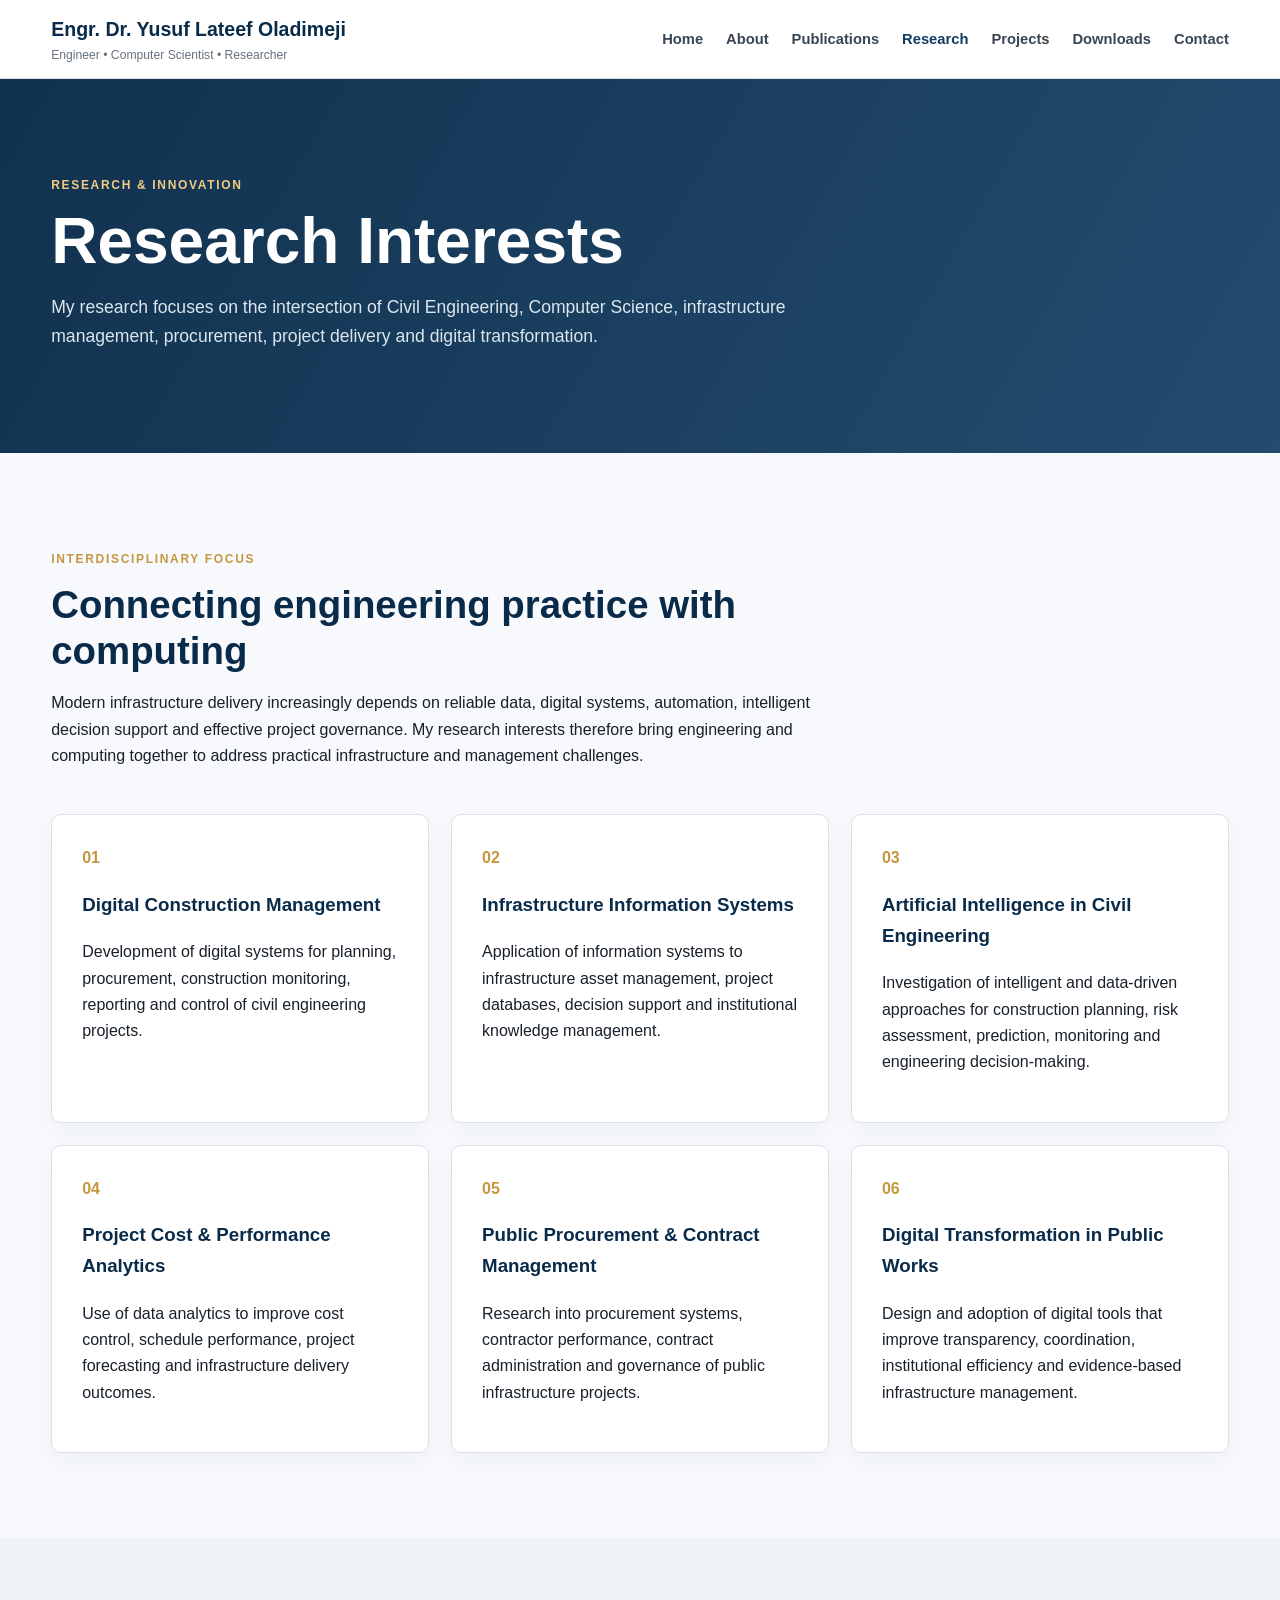
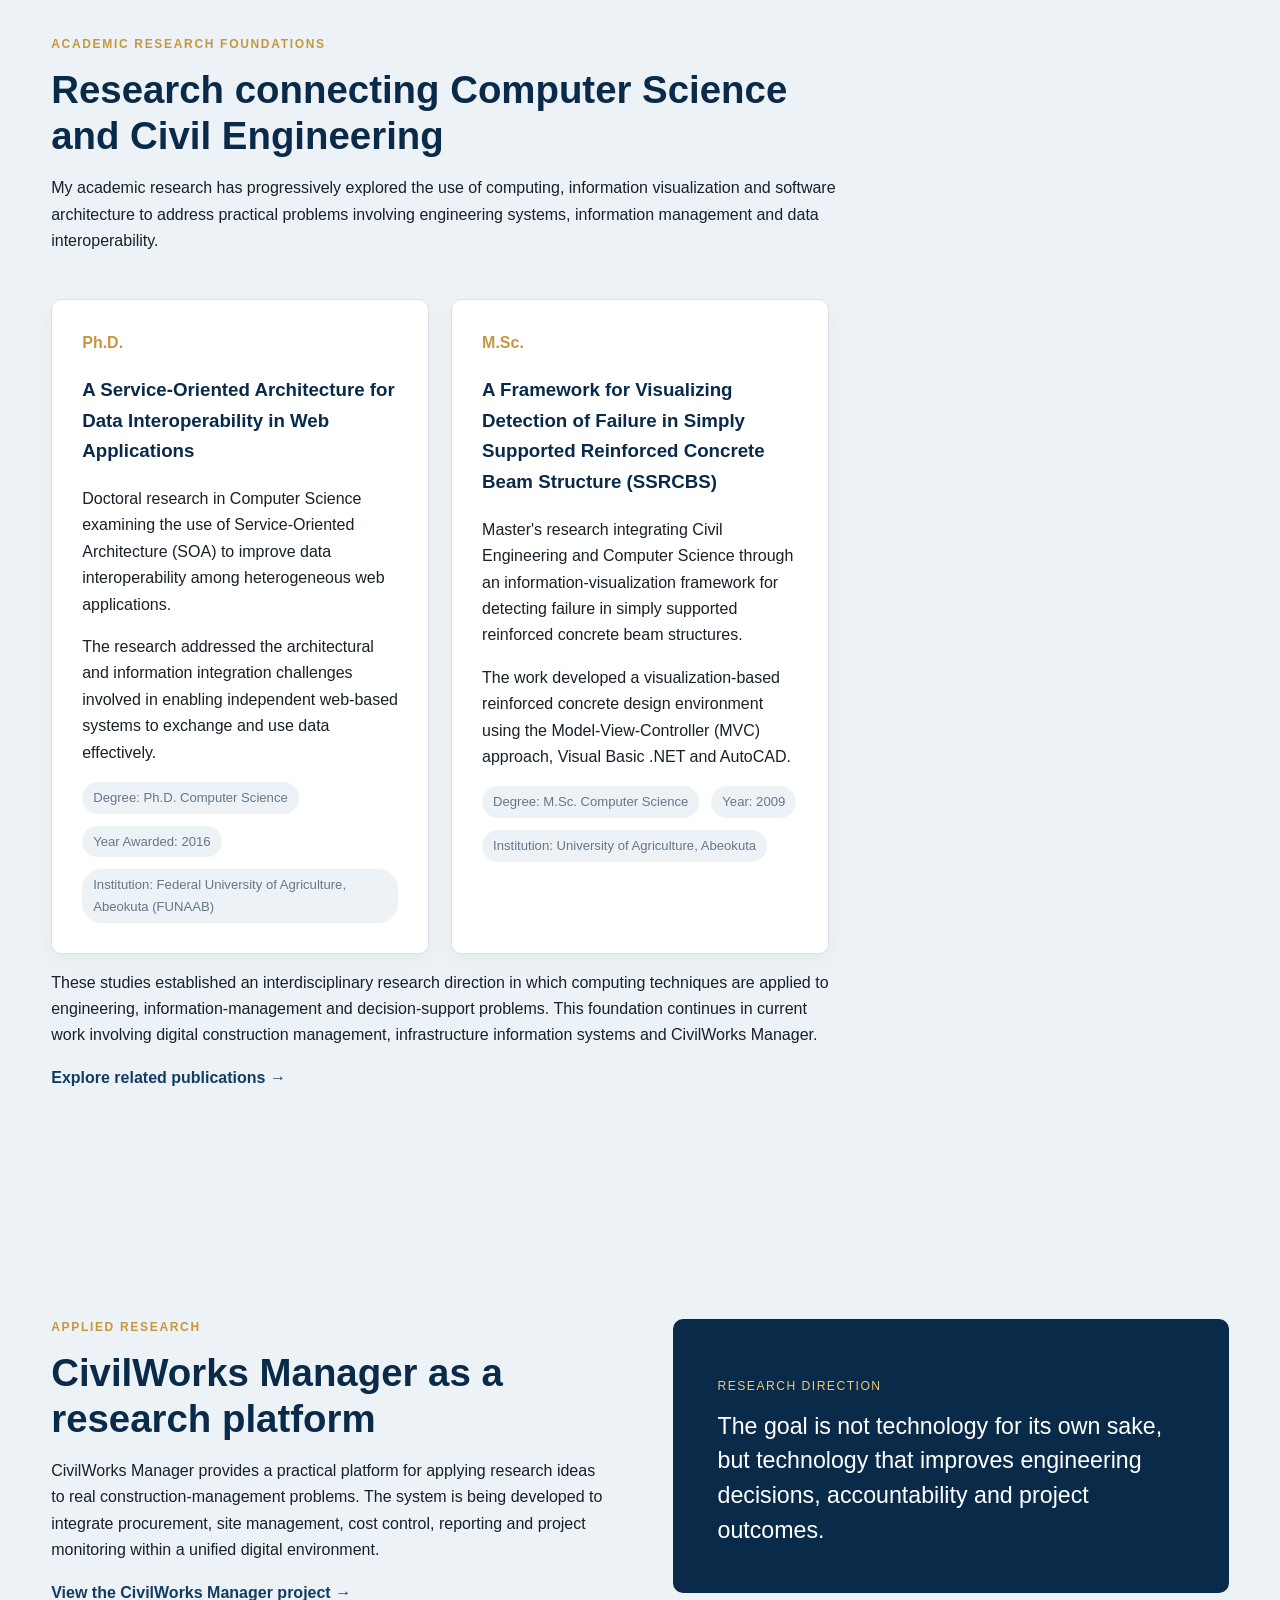
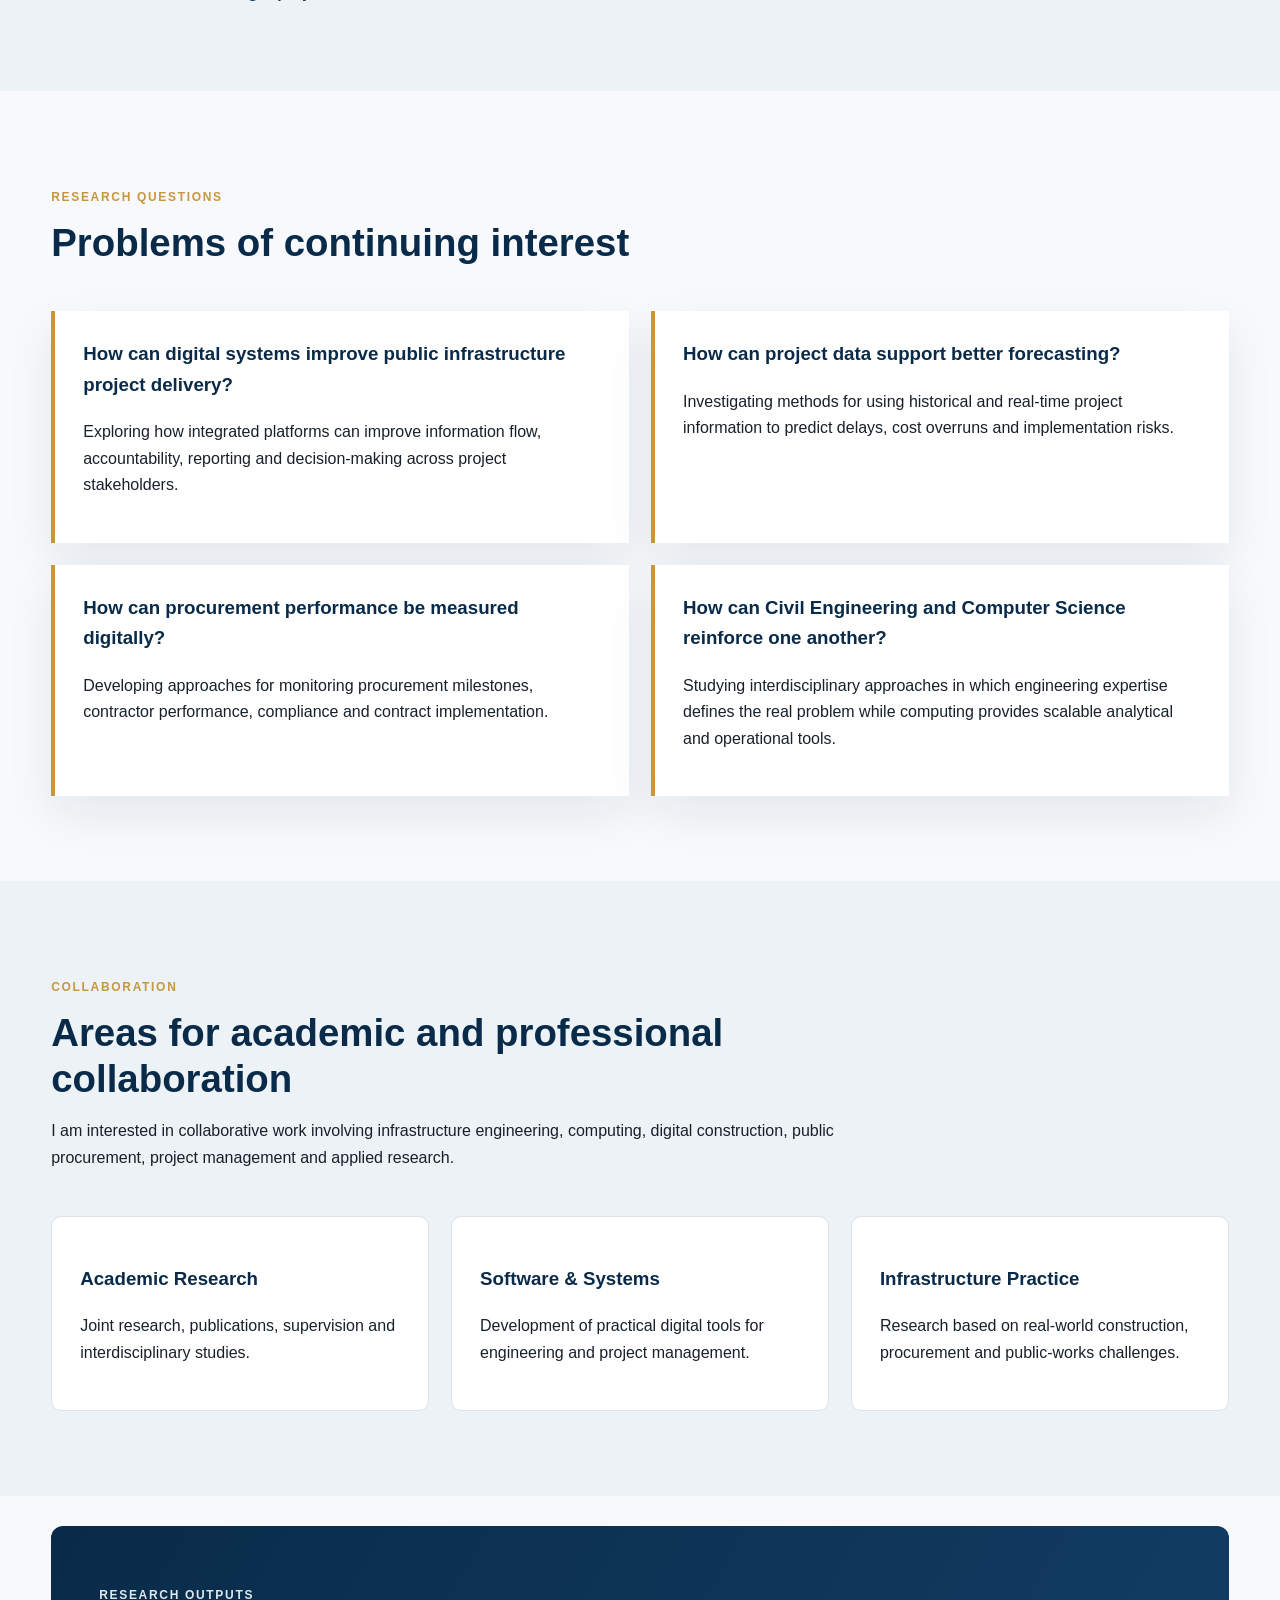
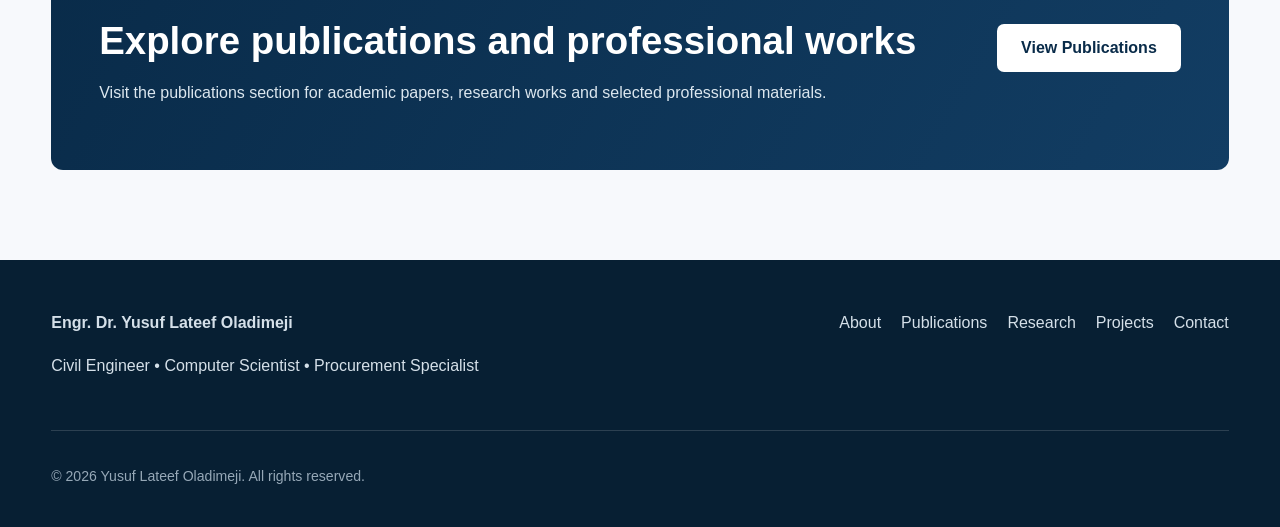
<file: research.html>
<!DOCTYPE html>
<html lang="en">
<head>
    <meta charset="UTF-8">
    <meta name="viewport" content="width=device-width, initial-scale=1.0">

    <title>Research | Engr. Dr. Yusuf Lateef Oladimeji</title>

    <meta name="description"
          content="Research interests of Engr. Dr. Yusuf Lateef Oladimeji spanning Civil Engineering, Computer Science, infrastructure management, procurement and digital transformation.">

    <meta name="author" content="Engr. Dr. Yusuf Lateef Oladimeji">
    <meta name="robots" content="index, follow">

    <link rel="canonical" href="https://lateefolayusuf.com/research">

    <!-- Open Graph -->
    <meta property="og:type" content="website">
    <meta property="og:title" content="Research | Engr. Dr. Yusuf Lateef Oladimeji">
    <meta property="og:description" content="Research interests of Engr. Dr. Yusuf Lateef Oladimeji spanning Civil Engineering, Computer Science, infrastructure management, procurement and digital transformation.">
    <meta property="og:url" content="https://lateefolayusuf.com/research">
    <meta property="og:image" content="https://lateefolayusuf.com/images/profile.png">
    <meta property="og:site_name" content="Engr. Dr. Yusuf Lateef Oladimeji">

    <link rel="stylesheet" href="css/site.css">
</head>

<body>

<header class="site-header">
    <div class="container nav-container">

        <a class="brand" href="index.html">
            <span class="brand-main">Engr. Dr. Yusuf Lateef Oladimeji</span>
            <span class="brand-sub">Engineer • Computer Scientist • Researcher</span>
        </a>

        <button class="menu-toggle"
                type="button"
                aria-label="Open navigation menu"
                aria-expanded="false">
            ☰
        </button>

        <nav class="main-nav">
            <a href="index.html">Home</a>
            <a href="about.html">About</a>
            <a href="publications.html">Publications</a>
            <a class="active" href="research.html">Research</a>
            <a href="projects.html">Projects</a>
            <a href="downloads.html">Downloads</a>
            <a href="contact.html">Contact</a>
        </nav>

    </div>
</header>


<main>

    <section class="page-hero">
        <div class="container">

            <p class="eyebrow">Research & Innovation</p>

            <h1>Research Interests</h1>

            <p class="page-lead">
                My research focuses on the intersection of Civil Engineering,
                Computer Science, infrastructure management, procurement,
                project delivery and digital transformation.
            </p>

        </div>
    </section>


    <section class="content-section">
        <div class="container">

            <div class="section-heading">
                <p class="section-label">Interdisciplinary Focus</p>

                <h2>Connecting engineering practice with computing</h2>

                <p>
                    Modern infrastructure delivery increasingly depends on
                    reliable data, digital systems, automation, intelligent
                    decision support and effective project governance.
                    My research interests therefore bring engineering and
                    computing together to address practical infrastructure
                    and management challenges.
                </p>
            </div>


            <div class="research-grid">

                <article class="research-card">
                    <span class="research-number">01</span>

                    <h3>Digital Construction Management</h3>

                    <p>
                        Development of digital systems for planning,
                        procurement, construction monitoring, reporting
                        and control of civil engineering projects.
                    </p>
                </article>


                <article class="research-card">
                    <span class="research-number">02</span>

                    <h3>Infrastructure Information Systems</h3>

                    <p>
                        Application of information systems to infrastructure
                        asset management, project databases, decision support
                        and institutional knowledge management.
                    </p>
                </article>


                <article class="research-card">
                    <span class="research-number">03</span>

                    <h3>Artificial Intelligence in Civil Engineering</h3>

                    <p>
                        Investigation of intelligent and data-driven approaches
                        for construction planning, risk assessment, prediction,
                        monitoring and engineering decision-making.
                    </p>
                </article>


                <article class="research-card">
                    <span class="research-number">04</span>

                    <h3>Project Cost & Performance Analytics</h3>

                    <p>
                        Use of data analytics to improve cost control,
                        schedule performance, project forecasting and
                        infrastructure delivery outcomes.
                    </p>
                </article>


                <article class="research-card">
                    <span class="research-number">05</span>

                    <h3>Public Procurement & Contract Management</h3>

                    <p>
                        Research into procurement systems, contractor
                        performance, contract administration and governance
                        of public infrastructure projects.
                    </p>
                </article>


                <article class="research-card">
                    <span class="research-number">06</span>

                    <h3>Digital Transformation in Public Works</h3>

                    <p>
                        Design and adoption of digital tools that improve
                        transparency, coordination, institutional efficiency
                        and evidence-based infrastructure management.
                    </p>
                </article>

            </div>

        </div>
    </section>


    <section class="content-section alternate-section">
        <div class="container">

            <div class="section-heading">

                <p class="section-label">
                    Academic Research Foundations
                </p>

                <h2>
                    Research connecting Computer Science and Civil Engineering
                </h2>

                <p>
                    My academic research has progressively explored the use of
                    computing, information visualization and software architecture
                    to address practical problems involving engineering systems,
                    information management and data interoperability.
                </p>

            </div>


            <div class="research-grid">

                <article class="research-card">

                    <span class="research-number">Ph.D.</span>

                    <h3>
                        A Service-Oriented Architecture for Data
                        Interoperability in Web Applications
                    </h3>

                    <p>
                        Doctoral research in Computer Science examining the use
                        of Service-Oriented Architecture (SOA) to improve data
                        interoperability among heterogeneous web applications.
                    </p>

                    <p>
                        The research addressed the architectural and information
                        integration challenges involved in enabling independent
                        web-based systems to exchange and use data effectively.
                    </p>

                    <div class="download-meta">
                        <span>Degree: Ph.D. Computer Science</span>
                        <span>Year Awarded: 2016</span>
                        <span>Institution: Federal University of Agriculture, Abeokuta (FUNAAB)</span>
                    </div>

                </article>


                <article class="research-card">

                    <span class="research-number">M.Sc.</span>

                    <h3>
                        A Framework for Visualizing Detection of Failure in
                        Simply Supported Reinforced Concrete Beam Structure
                        (SSRCBS)
                    </h3>

                    <p>
                        Master's research integrating Civil Engineering and
                        Computer Science through an information-visualization
                        framework for detecting failure in simply supported
                        reinforced concrete beam structures.
                    </p>

                    <p>
                        The work developed a visualization-based reinforced
                        concrete design environment using the Model-View-Controller
                        (MVC) approach, Visual Basic .NET and AutoCAD.
                    </p>

                    <div class="download-meta">
                        <span>Degree: M.Sc. Computer Science</span>
                        <span>Year: 2009</span>
                        <span>Institution: University of Agriculture, Abeokuta</span>
                    </div>

                </article>

            </div>


            <div class="section-heading">

                <p>
                    These studies established an interdisciplinary research
                    direction in which computing techniques are applied to
                    engineering, information-management and decision-support
                    problems. This foundation continues in current work involving
                    digital construction management, infrastructure information
                    systems and CivilWorks Manager.
                </p>

                <a class="text-link" href="publications.html">
                    Explore related publications →
                </a>

            </div>

        </div>
    </section>

    <section class="highlight-section">
        <div class="container highlight-grid">

            <div>
                <p class="section-label">Applied Research</p>

                <h2>CivilWorks Manager as a research platform</h2>

                <p>
                    CivilWorks Manager provides a practical platform for
                    applying research ideas to real construction-management
                    problems. The system is being developed to integrate
                    procurement, site management, cost control, reporting
                    and project monitoring within a unified digital environment.
                </p>

                <a class="text-link" href="projects.html">
                    View the CivilWorks Manager project →
                </a>
            </div>


            <div class="highlight-panel">

                <p class="highlight-label">Research Direction</p>

                <blockquote>
                    The goal is not technology for its own sake, but
                    technology that improves engineering decisions,
                    accountability and project outcomes.
                </blockquote>

            </div>

        </div>
    </section>


    <section class="content-section">
        <div class="container">

            <div class="section-heading">
                <p class="section-label">Research Questions</p>

                <h2>Problems of continuing interest</h2>
            </div>


            <div class="research-question-list">

                <article>
                    <h3>
                        How can digital systems improve public infrastructure
                        project delivery?
                    </h3>

                    <p>
                        Exploring how integrated platforms can improve
                        information flow, accountability, reporting and
                        decision-making across project stakeholders.
                    </p>
                </article>


                <article>
                    <h3>
                        How can project data support better forecasting?
                    </h3>

                    <p>
                        Investigating methods for using historical and
                        real-time project information to predict delays,
                        cost overruns and implementation risks.
                    </p>
                </article>


                <article>
                    <h3>
                        How can procurement performance be measured digitally?
                    </h3>

                    <p>
                        Developing approaches for monitoring procurement
                        milestones, contractor performance, compliance and
                        contract implementation.
                    </p>
                </article>


                <article>
                    <h3>
                        How can Civil Engineering and Computer Science
                        reinforce one another?
                    </h3>

                    <p>
                        Studying interdisciplinary approaches in which
                        engineering expertise defines the real problem
                        while computing provides scalable analytical
                        and operational tools.
                    </p>
                </article>

            </div>

        </div>
    </section>


    <section class="content-section alternate-section">
        <div class="container">

            <div class="section-heading">
                <p class="section-label">Collaboration</p>

                <h2>Areas for academic and professional collaboration</h2>

                <p>
                    I am interested in collaborative work involving
                    infrastructure engineering, computing, digital construction,
                    public procurement, project management and applied research.
                </p>
            </div>


            <div class="collaboration-grid">

                <div class="collaboration-item">
                    <h3>Academic Research</h3>
                    <p>
                        Joint research, publications, supervision and
                        interdisciplinary studies.
                    </p>
                </div>

                <div class="collaboration-item">
                    <h3>Software & Systems</h3>
                    <p>
                        Development of practical digital tools for
                        engineering and project management.
                    </p>
                </div>

                <div class="collaboration-item">
                    <h3>Infrastructure Practice</h3>
                    <p>
                        Research based on real-world construction,
                        procurement and public-works challenges.
                    </p>
                </div>

            </div>

        </div>
    </section>


    <section class="cta-section">

        <div class="container cta-box">

            <div>
                <p class="section-label">Research Outputs</p>

                <h2>Explore publications and professional works</h2>

                <p>
                    Visit the publications section for academic papers,
                    research works and selected professional materials.
                </p>
            </div>

            <a class="button light" href="publications.html">
                View Publications
            </a>

        </div>

    </section>

</main>


<footer class="site-footer">

    <div class="container footer-grid">

        <div>
            <strong>Engr. Dr. Yusuf Lateef Oladimeji</strong>

            <p>
                Civil Engineer • Computer Scientist • Procurement Specialist
            </p>
        </div>

        <div class="footer-links">
            <a href="about.html">About</a>
            <a href="publications.html">Publications</a>
            <a href="research.html">Research</a>
            <a href="projects.html">Projects</a>
            <a href="contact.html">Contact</a>
        </div>

    </div>

    <div class="container copyright">
        <p>
            © <span id="year"></span> Yusuf Lateef Oladimeji.
            All rights reserved.
        </p>
    </div>

</footer>

<script src="js/site.js"></script>

</body>
</html>
</file>
<file: css/site.css>
:root {
    --primary: #123d63;
    --primary-dark: #092b49;
    --accent: #c7973f;
    --background: #f7f9fc;
    --surface: #ffffff;
    --text: #18202a;
    --muted: #66717d;
    --border: #dce2e8;
    --max-width: 1180px;
    --shadow: 0 18px 45px rgba(15, 35, 55, 0.08);
}

* {
    box-sizing: border-box;
}

html {
    scroll-behavior: smooth;
}

body {
    margin: 0;
    font-family: "Segoe UI", Arial, sans-serif;
    color: var(--text);
    background: var(--background);
    line-height: 1.65;
}

a {
    color: inherit;
    text-decoration: none;
}

.container {
    width: min(92%, var(--max-width));
    margin-inline: auto;
}


/* HEADER */

.site-header {
    background: rgba(255,255,255,0.96);
    border-bottom: 1px solid var(--border);
    position: sticky;
    top: 0;
    z-index: 1000;
}

.nav-container {
    min-height: 78px;
    display: flex;
    align-items: center;
    justify-content: space-between;
    gap: 30px;
}

.brand {
    display: flex;
    flex-direction: column;
}

.brand-main {
    color: var(--primary-dark);
    font-size: 1.22rem;
    font-weight: 700;
}

.brand-sub {
    color: var(--muted);
    font-size: 0.76rem;
}

.main-nav {
    display: flex;
    align-items: center;
    gap: 23px;
}

.main-nav a {
    font-size: 0.92rem;
    font-weight: 600;
    color: #394552;
}

.main-nav a:hover,
.main-nav a.active {
    color: var(--primary);
}

.menu-toggle {
    display: none;
    border: none;
    background: transparent;
    font-size: 1.6rem;
    cursor: pointer;
}


/* HERO */

.hero {
    background:
        linear-gradient(120deg, rgba(9,43,73,.97), rgba(18,61,99,.91));
    color: white;
    padding: 95px 0;
}

.hero-grid {
    display: grid;
    grid-template-columns: 1.5fr .8fr;
    gap: 65px;
    align-items: center;
}

.eyebrow,
.section-label {
    text-transform: uppercase;
    letter-spacing: 0.14em;
    font-size: 0.75rem;
    font-weight: 700;
}

.eyebrow {
    color: #f1cc82;
}

.hero h1 {
    margin: 13px 0;
    font-size: clamp(2.4rem, 5vw, 4.5rem);
    line-height: 1.08;
    max-width: 900px;
}

.hero-title {
    font-size: 1.2rem;
    color: #e3eaf1;
    max-width: 760px;
}

.hero-text {
    max-width: 760px;
    color: #d1dce6;
    font-size: 1.05rem;
}

.hero-actions {
    display: flex;
    flex-wrap: wrap;
    gap: 15px;
    margin-top: 32px;
}

.button {
    display: inline-flex;
    align-items: center;
    justify-content: center;
    min-height: 48px;
    padding: 0 24px;
    border-radius: 7px;
    font-weight: 700;
    transition: .2s ease;
}

.button.primary {
    background: var(--accent);
    color: #15212c;
}

.button.secondary {
    border: 1px solid rgba(255,255,255,.5);
    color: white;
}

.button:hover {
    transform: translateY(-2px);
}

.profile-card {
    background: white;
    color: var(--text);
    border-radius: 12px;
    overflow: hidden;
    box-shadow: var(--shadow);
}

.photo-placeholder {
    min-height: 320px;
    background: linear-gradient(135deg, #edf2f6, #d9e2ea);
    display: flex;
    align-items: flex-end;
    justify-content: center;
    overflow: hidden;
}

.profile-photo {
    width: 100%;
    height: 100%;
    max-height: 420px;
    object-fit: contain;
    object-position: center bottom;
    display: block;
}

.profile-card-body {
    padding: 26px;
}

.profile-card-body h2 {
    margin-top: 0;
    color: var(--primary-dark);
}


/* CONTENT */

.intro-section,
.publications-preview {
    padding: 90px 0;
}

.section-heading {
    max-width: 790px;
    margin-bottom: 45px;
}

.section-label {
    color: var(--accent);
}

.section-heading h2,
.highlight-section h2,
.cta-box h2 {
    color: var(--primary-dark);
    font-size: clamp(1.8rem, 3vw, 2.7rem);
    line-height: 1.2;
    margin: 8px 0 16px;
}

.feature-grid {
    display: grid;
    grid-template-columns: repeat(4, 1fr);
    gap: 20px;
}

.feature-card {
    background: var(--surface);
    border: 1px solid var(--border);
    padding: 30px;
    border-radius: 10px;
    box-shadow: 0 8px 25px rgba(20,40,60,.04);
}

.feature-number {
    color: var(--accent);
    font-weight: 800;
    margin-bottom: 22px;
}

.feature-card h3 {
    color: var(--primary-dark);
}


/* HIGHLIGHT */

.highlight-section {
    padding: 85px 0;
    background: #edf2f6;
}

.highlight-grid {
    display: grid;
    grid-template-columns: 1fr 1fr;
    gap: 65px;
    align-items: center;
}

.highlight-panel {
    background: var(--primary-dark);
    color: white;
    padding: 45px;
    border-radius: 10px;
}

.highlight-label {
    color: #efc878;
    text-transform: uppercase;
    font-size: .76rem;
    letter-spacing: .12em;
}

blockquote {
    margin: 12px 0 0;
    font-size: 1.45rem;
    line-height: 1.5;
}

.text-link {
    color: var(--primary);
    font-weight: 700;
}


/* PUBLICATIONS */

.row-heading {
    display: flex;
    justify-content: space-between;
    align-items: end;
    max-width: none;
}

.publication-placeholder {
    background: white;
    border-left: 4px solid var(--accent);
    padding: 30px;
    box-shadow: var(--shadow);
}


/* CTA */

.cta-section {
    padding: 30px 0 90px;
}

.cta-box {
    background: linear-gradient(120deg, var(--primary-dark), var(--primary));
    color: white;
    padding: 48px;
    border-radius: 12px;
    display: flex;
    align-items: center;
    justify-content: space-between;
    gap: 40px;
}

.cta-box h2 {
    color: white;
}

.cta-box p {
    color: #dce7ef;
}

.button.light {
    background: white;
    color: var(--primary-dark);
    white-space: nowrap;
}


/* FOOTER */

.site-footer {
    background: #071f33;
    color: #d5e0e9;
    padding: 50px 0 25px;
}

.footer-grid {
    display: flex;
    justify-content: space-between;
    gap: 40px;
}

.footer-links {
    display: flex;
    flex-wrap: wrap;
    gap: 20px;
}

.copyright {
    border-top: 1px solid rgba(255,255,255,.15);
    margin-top: 35px;
    padding-top: 20px;
    color: #96a8b7;
    font-size: .88rem;
}


/* TABLETS */

@media (max-width: 950px) {

    .feature-grid {
        grid-template-columns: repeat(2, 1fr);
    }

    .hero-grid,
    .highlight-grid {
        grid-template-columns: 1fr;
    }

    .profile-card {
        max-width: 480px;
    }

    .menu-toggle {
        display: block;
    }

    .main-nav {
        display: none;
        position: absolute;
        left: 0;
        right: 0;
        top: 78px;
        padding: 22px 4%;
        background: white;
        border-bottom: 1px solid var(--border);
        flex-direction: column;
        align-items: flex-start;
    }

    .main-nav.open {
        display: flex;
    }
}


/* PHONES */

@media (max-width: 620px) {

    .hero {
        padding: 65px 0;
    }

    .feature-grid {
        grid-template-columns: 1fr;
    }

    .row-heading,
    .cta-box,
    .footer-grid {
        flex-direction: column;
        align-items: flex-start;
    }

    .cta-box {
        padding: 32px 25px;
    }

    .brand-sub {
        display: none;
    }
}


/* ABOUT PAGE */

.page-hero {
    background:
        linear-gradient(120deg, rgba(9,43,73,.97), rgba(18,61,99,.92));
    color: white;
    padding: 85px 0;
}

.page-hero-grid {
    display: grid;
    grid-template-columns: 1.4fr .6fr;
    gap: 60px;
    align-items: center;
}

.page-hero h1 {
    margin: 8px 0 15px;
    font-size: clamp(2.8rem, 5vw, 4.8rem);
    line-height: 1.05;
}

.page-lead {
    max-width: 800px;
    color: #dce6ee;
    font-size: 1.1rem;
}

.about-photo-card {
    background: rgba(255,255,255,.08);
    border-radius: 12px;
    padding: 18px;
}

.about-photo {
    width: 100%;
    max-height: 420px;
    object-fit: contain;
    display: block;
}

.content-section {
    padding: 85px 0;
}

.alternate-section {
    background: #edf2f6;
}

.narrow-content {
    max-width: 900px;
}

.narrow-content h2,
.content-section h2 {
    color: var(--primary-dark);
}

.timeline-section {
    padding: 85px 0;
    background: #f2f5f8;
}

.timeline-grid {
    display: grid;
    grid-template-columns: repeat(3, 1fr);
    gap: 22px;
}

.timeline-card,
.credential-card {
    background: white;
    border: 1px solid var(--border);
    border-radius: 10px;
    padding: 30px;
    box-shadow: 0 8px 25px rgba(20,40,60,.04);
}

.timeline-year {
    color: var(--accent);
    font-weight: 800;
    letter-spacing: .06em;
}

.timeline-card h3,
.credential-card h3 {
    color: var(--primary-dark);
}

.credential-grid {
    display: grid;
    grid-template-columns: repeat(2, 1fr);
    gap: 22px;
}

@media (max-width: 950px) {

    .page-hero-grid,
    .timeline-grid {
        grid-template-columns: 1fr;
    }

    .about-photo-card {
        max-width: 420px;
    }
}

@media (max-width: 620px) {

    .credential-grid {
        grid-template-columns: 1fr;
    }

    .page-hero {
        padding: 60px 0;
    }
}

/* PUBLICATIONS PAGE */

.publication-hero .container {
    max-width: 1160px;
}

.publication-categories {
    display: grid;
    grid-template-columns: repeat(4, 1fr);
    gap: 22px;
    margin-top: 40px;
}

.publication-category {
    display: block;
    background: white;
    border: 1px solid var(--border);
    border-radius: 10px;
    padding: 30px;
    color: inherit;
    text-decoration: none;
    transition: transform .2s ease, box-shadow .2s ease;
}

.publication-category:hover {
    transform: translateY(-4px);
    box-shadow: 0 12px 30px rgba(20,40,60,.10);
}

.category-number {
    display: block;
    margin-bottom: 20px;
    color: var(--accent);
    font-weight: 800;
}

.publication-category h3 {
    color: var(--primary-dark);
    margin-top: 0;
}

.publication-section {
    padding: 80px 0;
}

.publication-section-heading {
    margin-bottom: 35px;
}

.publication-section-heading h2 {
    margin-top: 5px;
    color: var(--primary-dark);
}

.publication-item {
    display: grid;
    grid-template-columns: 150px 1fr;
    gap: 35px;
    background: white;
    border: 1px solid var(--border);
    border-radius: 10px;
    padding: 32px;
    margin-bottom: 22px;
}

.publication-year {
    color: var(--accent);
    font-weight: 800;
    font-size: 1.05rem;
}

.publication-details h3 {
    color: var(--primary-dark);
    margin-top: 5px;
    margin-bottom: 12px;
}

.publication-type {
    display: inline-block;
    color: #627486;
    font-size: .78rem;
    font-weight: 800;
    text-transform: uppercase;
    letter-spacing: .08em;
}

.publication-tags {
    display: flex;
    flex-wrap: wrap;
    gap: 8px;
    margin-top: 20px;
}

.publication-tags span {
    background: #edf2f6;
    border-radius: 20px;
    padding: 6px 12px;
    color: #36516a;
    font-size: .78rem;
    font-weight: 700;
}

.featured-publication {
    border-left: 4px solid var(--accent);
}

@media (max-width: 950px) {

    .publication-categories {
        grid-template-columns: repeat(2, 1fr);
    }

}

@media (max-width: 650px) {

    .publication-categories {
        grid-template-columns: 1fr;
    }

    .publication-item {
        grid-template-columns: 1fr;
        gap: 12px;
    }

}

/* RESEARCH PAGE */

.research-grid {
    display: grid;
    grid-template-columns: repeat(3, 1fr);
    gap: 22px;
}

.research-card {
    background: white;
    border: 1px solid var(--border);
    border-radius: 10px;
    padding: 30px;
    box-shadow: 0 8px 25px rgba(20,40,60,.04);
}

.research-number {
    display: block;
    color: var(--accent);
    font-weight: 800;
    margin-bottom: 18px;
}

.research-card h3 {
    color: var(--primary-dark);
    margin-top: 0;
}

.research-question-list {
    display: grid;
    grid-template-columns: repeat(2, 1fr);
    gap: 22px;
}

.research-question-list article {
    background: white;
    border-left: 4px solid var(--accent);
    padding: 28px;
    box-shadow: var(--shadow);
}

.research-question-list h3 {
    color: var(--primary-dark);
    margin-top: 0;
}

.collaboration-grid {
    display: grid;
    grid-template-columns: repeat(3, 1fr);
    gap: 22px;
}

.collaboration-item {
    background: white;
    border: 1px solid var(--border);
    border-radius: 10px;
    padding: 28px;
}

.collaboration-item h3 {
    color: var(--primary-dark);
}

@media (max-width: 950px) {

    .research-grid,
    .collaboration-grid {
        grid-template-columns: repeat(2, 1fr);
    }

}

@media (max-width: 650px) {

    .research-grid,
    .research-question-list,
    .collaboration-grid {
        grid-template-columns: 1fr;
    }

}

/* PROJECTS PAGE */

.project-feature {
    display: grid;
    grid-template-columns: 1.4fr .7fr;
    gap: 30px;
    align-items: stretch;
}

.project-feature-content {
    background: white;
    border: 1px solid var(--border);
    border-radius: 12px;
    padding: 38px;
    box-shadow: var(--shadow);
}

.project-feature-content h3,
.project-tech-panel h3,
.project-card h3,
.project-process-grid h3 {
    color: var(--primary-dark);
}

.project-status,
.project-type {
    display: inline-block;
    color: var(--accent);
    text-transform: uppercase;
    letter-spacing: .08em;
    font-size: .76rem;
    font-weight: 800;
}

.project-module-grid {
    display: grid;
    grid-template-columns: repeat(2, 1fr);
    gap: 20px;
    margin-top: 30px;
}

.project-module-grid > div {
    background: #f3f6f8;
    border-radius: 8px;
    padding: 22px;
}

.project-module-grid strong {
    color: var(--primary-dark);
}

.project-tech-panel {
    background: var(--primary-dark);
    color: white;
    border-radius: 12px;
    padding: 35px;
}

.project-tech-panel h3 {
    color: white;
}

.project-tech-list {
    margin: 25px 0;
    padding-left: 20px;
}

.project-tech-list li {
    margin-bottom: 9px;
}

.project-note {
    color: #cbd8e2;
}

.project-grid {
    display: grid;
    grid-template-columns: repeat(3, 1fr);
    gap: 22px;
}

.project-card {
    background: white;
    border: 1px solid var(--border);
    border-radius: 10px;
    padding: 30px;
}

.project-process-grid {
    display: grid;
    grid-template-columns: repeat(4, 1fr);
    gap: 20px;
}

.project-process-grid article {
    background: white;
    border-top: 4px solid var(--accent);
    padding: 28px;
    box-shadow: 0 8px 25px rgba(20,40,60,.04);
}

.project-process-grid span {
    color: var(--accent);
    font-weight: 800;
}

.archive-placeholder {
    background: white;
    border: 1px dashed #b9c5cf;
    border-radius: 10px;
    padding: 35px;
}

@media (max-width: 950px) {

    .project-feature,
    .project-grid,
    .project-process-grid {
        grid-template-columns: repeat(2, 1fr);
    }

    .project-tech-panel {
        grid-column: 1 / -1;
    }

}

@media (max-width: 650px) {

    .project-feature,
    .project-module-grid,
    .project-grid,
    .project-process-grid {
        grid-template-columns: 1fr;
    }

    .project-tech-panel {
        grid-column: auto;
    }

}

/* DOWNLOADS PAGE */

.download-category-grid {
    display: grid;
    grid-template-columns: repeat(4, 1fr);
    gap: 22px;
}

.download-category {
    background: white;
    border: 1px solid var(--border);
    border-radius: 10px;
    padding: 28px;
    transition: transform .2s ease, box-shadow .2s ease;
}

.download-category:hover {
    transform: translateY(-4px);
    box-shadow: var(--shadow);
}

.download-category span {
    color: var(--accent);
    font-weight: 800;
}

.download-category h3 {
    color: var(--primary-dark);
}

.download-section {
    padding: 80px 0;
}

.download-heading {
    margin-bottom: 35px;
}

.download-heading h2 {
    color: var(--primary-dark);
    margin-top: 5px;
}

.download-item {
    display: grid;
    grid-template-columns: 80px 1fr auto;
    gap: 28px;
    align-items: center;
    background: white;
    border: 1px solid var(--border);
    border-radius: 10px;
    padding: 28px;
    margin-bottom: 20px;
}

.download-icon {
    width: 64px;
    height: 64px;
    border-radius: 8px;
    display: grid;
    place-items: center;
    background: var(--primary-dark);
    color: white;
    font-size: .82rem;
    font-weight: 800;
    letter-spacing: .05em;
}

.download-details h3 {
    color: var(--primary-dark);
    margin-top: 0;
    margin-bottom: 8px;
}

.download-meta {
    display: flex;
    flex-wrap: wrap;
    gap: 12px;
    margin-top: 15px;
    color: #667786;
    font-size: .82rem;
}

.download-meta span {
    background: #edf2f6;
    border-radius: 20px;
    padding: 5px 11px;
}

.download-action {
    text-align: right;
}

.download-pending {
    display: inline-block;
    background: #edf2f6;
    color: #607180;
    border-radius: 6px;
    padding: 9px 14px;
    font-size: .82rem;
    font-weight: 700;
}

.download-button {
    display: inline-flex;
    align-items: center;
    justify-content: center;
    background: var(--primary);
    color: white;
    min-height: 42px;
    padding: 0 18px;
    border-radius: 6px;
    font-weight: 700;
}

.download-button:hover {
    background: var(--primary-dark);
}

@media (max-width: 950px) {

    .download-category-grid {
        grid-template-columns: repeat(2, 1fr);
    }

}

@media (max-width: 700px) {

    .download-category-grid {
        grid-template-columns: 1fr;
    }

    .download-item {
        grid-template-columns: 1fr;
        align-items: start;
    }

    .download-action {
        text-align: left;
    }

}

/* CONTACT PAGE */

.contact-grid {
    display: grid;
    grid-template-columns: 1fr 1fr;
    gap: 55px;
    align-items: start;
}

.contact-intro h2 {
    color: var(--primary-dark);
    font-size: clamp(1.8rem, 3vw, 2.7rem);
}

.contact-card {
    background: white;
    border: 1px solid var(--border);
    border-radius: 12px;
    padding: 35px;
    box-shadow: var(--shadow);
}

.contact-item {
    padding: 18px 0;
    border-bottom: 1px solid var(--border);
}

.contact-item:last-child {
    border-bottom: none;
}

.contact-label {
    display: block;
    margin-bottom: 6px;
    color: var(--accent);
    font-size: .76rem;
    font-weight: 800;
    text-transform: uppercase;
    letter-spacing: .08em;
}

.contact-area-grid {
    display: grid;
    grid-template-columns: repeat(4, 1fr);
    gap: 20px;
}

.contact-area-grid article {
    background: white;
    border: 1px solid var(--border);
    border-radius: 10px;
    padding: 28px;
}

.contact-area-grid span {
    color: var(--accent);
    font-weight: 800;
}

.contact-area-grid h3 {
    color: var(--primary-dark);
}

@media (max-width: 950px) {

    .contact-grid,
    .contact-area-grid {
        grid-template-columns: repeat(2, 1fr);
    }

}

@media (max-width: 650px) {

    .contact-grid,
    .contact-area-grid {
        grid-template-columns: 1fr;
    }

}
</file>
